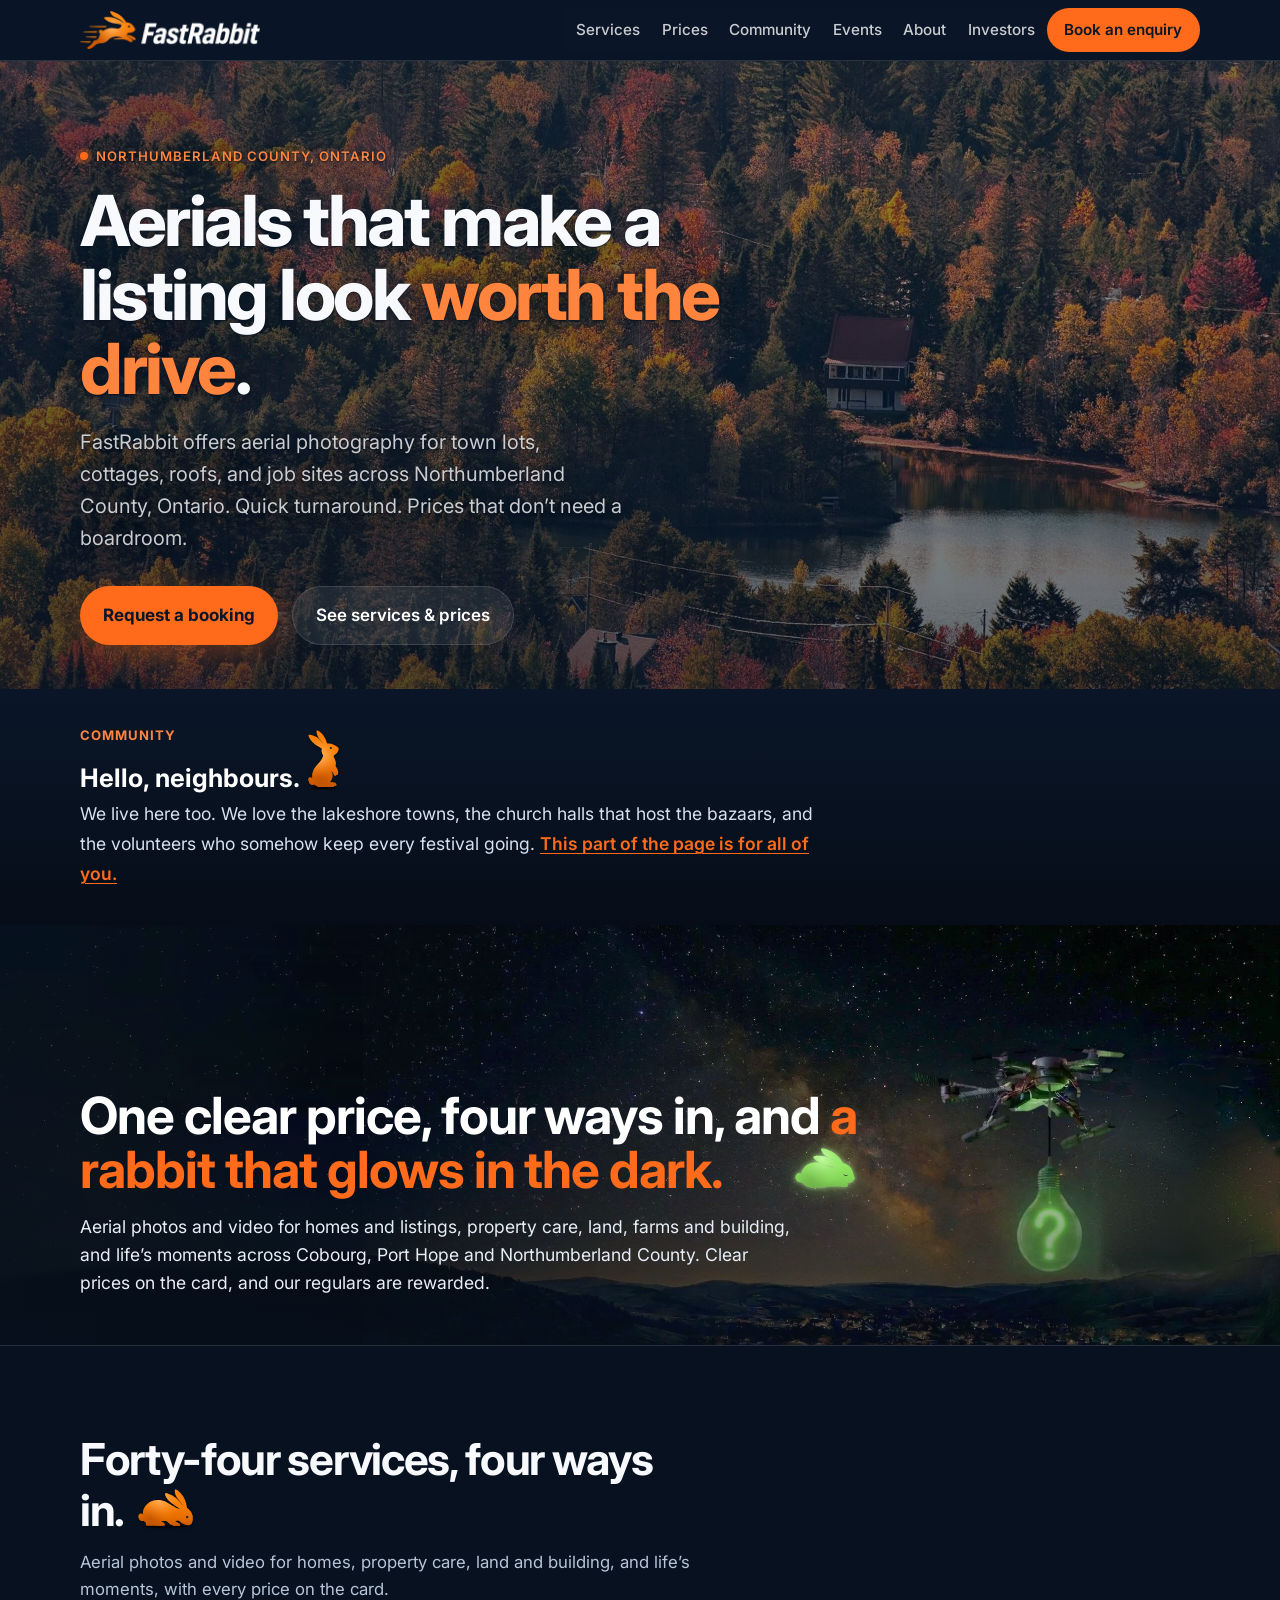
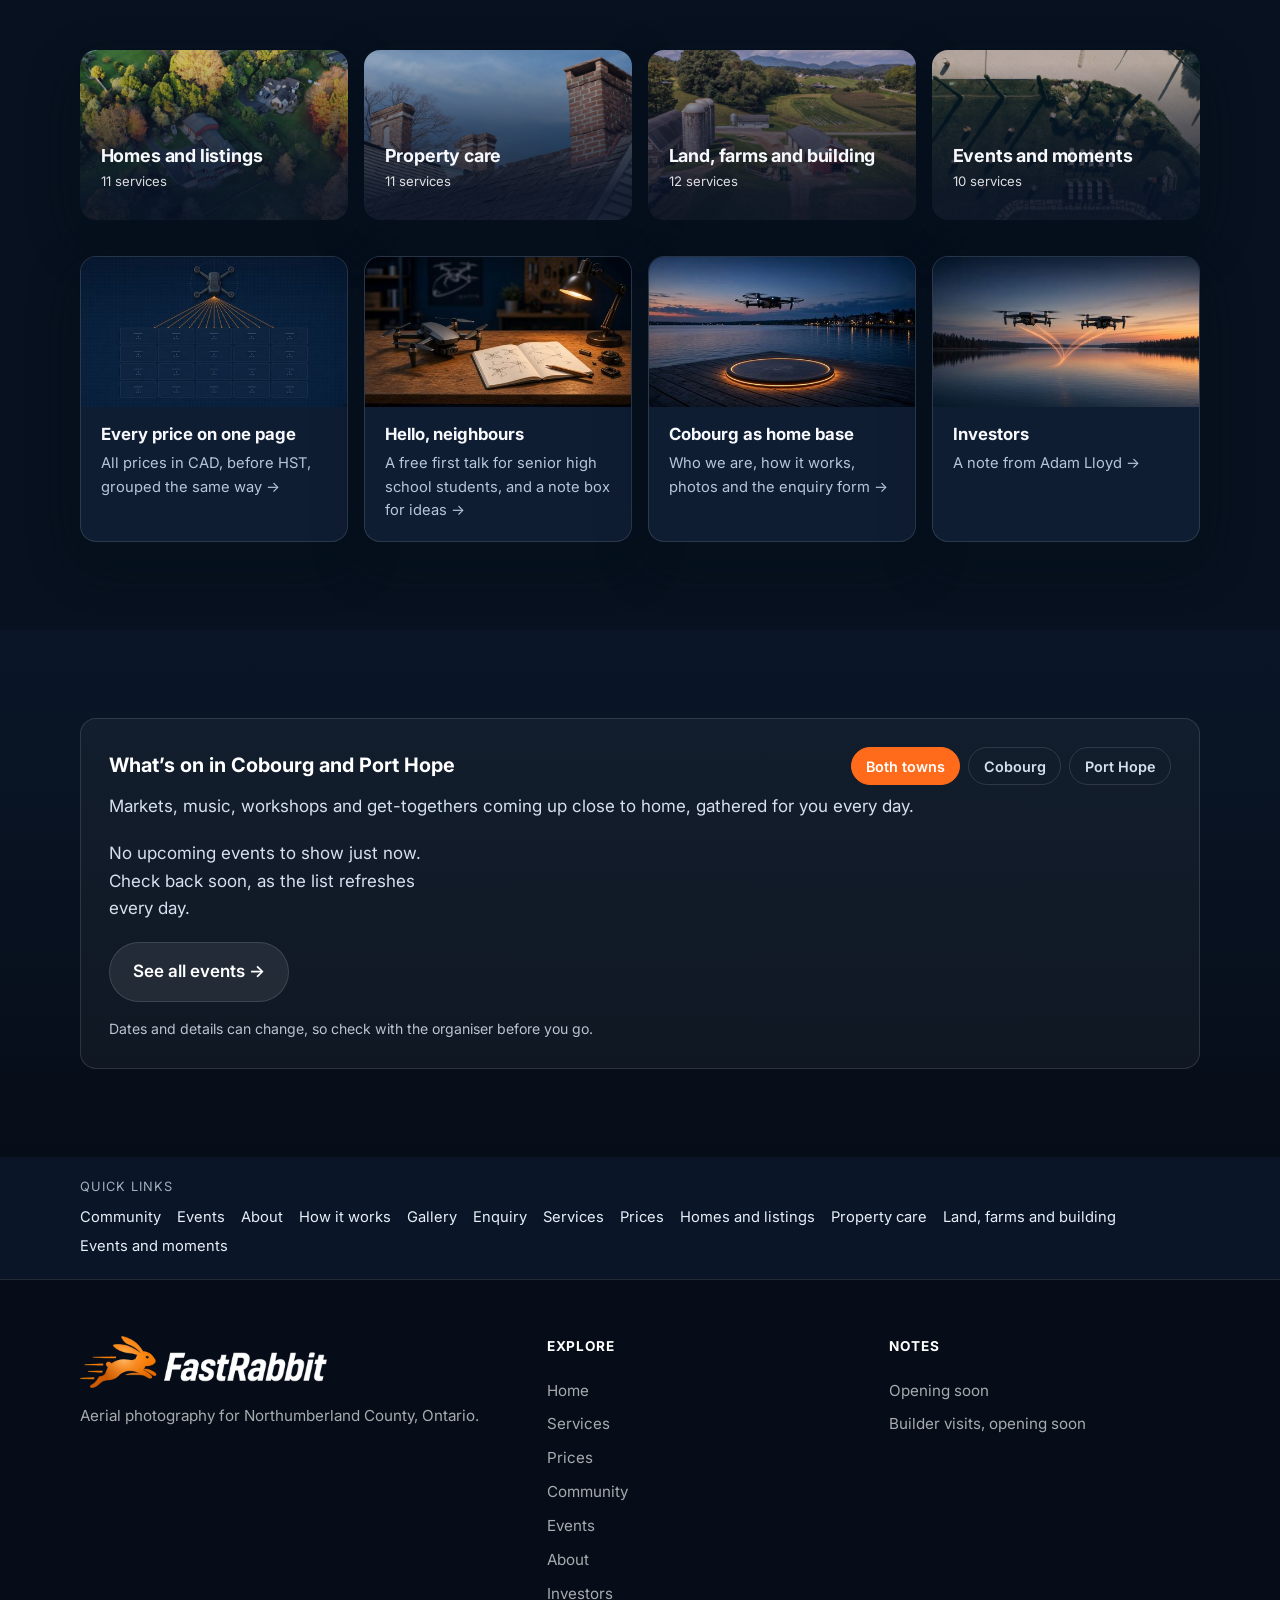
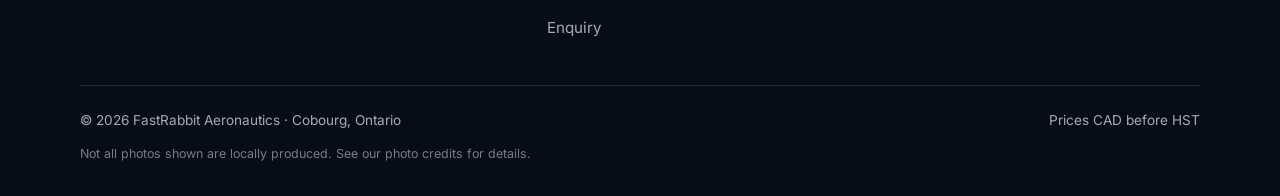
<file: index.html>
<!DOCTYPE html>
<html lang="en-CA">
<head>
  <meta charset="utf-8">
  <meta name="viewport" content="width=device-width, initial-scale=1">
  <title>FastRabbit — Aerial photography for Northumberland County, Ontario</title>
  <meta name="description" content="FastRabbit flies listing aerials, roof photo sets, and builder progress visits in Northumberland County, Ontario. Opening soon.">
  <meta name="robots" content="noindex, nofollow">
  <link rel="preconnect" href="https://fonts.googleapis.com">
  <link rel="preconnect" href="https://fonts.gstatic.com" crossorigin>
  <link href="https://fonts.googleapis.com/css2?family=Inter:wght@400;500;600;700;800&display=swap" rel="stylesheet">
  <link rel="stylesheet" href="assets/css/styles.css">
  <link rel="stylesheet" href="assets/css/split.css">
  <script>(function(){var m={"community":"community.html","local-events":"events.html","about":"about.html","how-it-works":"about.html#how-it-works","gallery":"about.html#gallery","book":"about.html#book","services-preview":"services.html","price-card":"prices.html","g-homes":"services.html#grp-homes","g-care":"services.html#grp-care","g-land":"services.html#grp-land","g-events":"services.html#grp-events","about-heading":"about.html","book-heading":"about.html#book","booking-form":"about.html#book","community-heading":"community.html","community-form":"community.html","gallery-heading":"about.html#gallery","how-heading":"about.html#how-it-works","services-heading":"services.html","clever-band-h":"services.html#clever-request","events-more":"events.html","name":"about.html#book","email":"about.html#book","phone":"about.html#book","service":"about.html#book","address":"about.html#book","message":"about.html#book","form-status":"about.html#book","c-name":"community.html","c-email":"community.html","c-message":"community.html","g-homes-h":"services.html#grp-homes","g-care-h":"services.html#grp-care","g-land-h":"services.html#grp-land","g-events-h":"services.html#grp-events"};var h=decodeURIComponent(location.hash.slice(1));if(m[h])location.replace(m[h]);})();</script>
  <!-- Favicon: a crop of the rabbit mark from the banner logo, not a redraw. -->
  <link rel="icon" href="favicon.ico" sizes="any">
  <link rel="icon" href="assets/img/favicon-32.png" type="image/png" sizes="32x32">
  <link rel="apple-touch-icon" href="assets/img/apple-touch-icon.png" sizes="180x180">
</head>
<body>
  <a class="skip-link" href="#main">Skip to content</a>

  <header class="site-header">
    <div class="container nav">
                  <a class="logo" href="index.html" aria-label="FastRabbit home">
        <img class="logo-banner" src="assets/img/logo-shaded.png" srcset="assets/img/logo-shaded.png 1x, assets/img/logo-shaded@2x.png 2x" width="220" height="45" alt="FastRabbit">
      </a>
      <button class="nav-toggle" type="button" aria-expanded="false" aria-controls="primary-nav" aria-label="Menu">Menu</button>
      <nav id="primary-nav" class="nav-links" aria-label="Primary">
        <a href="services.html">Services</a>
        <a href="prices.html">Prices</a>
        <a href="community.html">Community</a>
        <a href="events.html">Events</a>
        <a href="about.html">About</a>
        <a href="investors.html">Investors</a>
        <a class="nav-cta" href="about.html#book">Book an enquiry</a>
      </nav>
    </div>
  </header>

  <main id="main">
    <!-- HERO -->
    <section class="hero" aria-label="Introduction">
      <div class="hero-art" aria-hidden="true">
        <img src="assets/img/hero-autumn-lake-enhanced.jpg" alt="Sunny aerial view of a lake cottage tucked into blazing autumn maples and pines." width="1920" height="1080">
      </div>
      <div class="container hero-content">
        <p class="eyebrow">Northumberland County, Ontario</p>
        <h1>Aerials that make a listing look <span>worth the drive</span>.</h1>
        <p class="hero-lead">
          FastRabbit offers aerial photography for town lots, cottages, roofs, and job sites across Northumberland County, Ontario. Quick turnaround. Prices that don’t need a boardroom.
        </p>
      <svg class="hero-drone" viewBox="0 0 420 280" fill="none" xmlns="http://www.w3.org/2000/svg" aria-hidden="true" focusable="false">
        <ellipse cx="210" cy="250" rx="90" ry="10" fill="rgba(0,0,0,0.4)"/>
        <rect x="175" y="118" width="70" height="36" rx="10" fill="#142844" stroke="#e8eef7" stroke-width="2"/>
        <circle cx="210" cy="136" r="10" fill="#ff6b1a"/>
        <path d="M120 90h70M230 90h70" stroke="rgba(232,238,247,0.55)" stroke-width="2"/>
        <circle cx="100" cy="90" r="28" stroke="#ff853f" stroke-width="3" fill="rgba(255,133,63,0.12)"/>
        <circle cx="320" cy="90" r="28" stroke="#ff853f" stroke-width="3" fill="rgba(255,133,63,0.12)"/>
        <circle cx="100" cy="180" r="28" stroke="#ff853f" stroke-width="3" fill="rgba(255,133,63,0.12)"/>
        <circle cx="320" cy="180" r="28" stroke="#ff853f" stroke-width="3" fill="rgba(255,133,63,0.12)"/>
        <path d="M128 110l50 20M292 110l-50 20M128 160l50-16M292 160l-50-16" stroke="#e8eef7" stroke-width="4" stroke-linecap="round"/>
        <rect x="198" y="154" width="24" height="18" rx="4" fill="#0a1628" stroke="#b8c5d8" stroke-width="1.5"/>
      </svg>
        <div class="hero-actions">
          <a class="btn btn-primary" href="about.html#book">Request a booking</a>
          <a class="btn btn-ghost" href="services.html">See services &amp; prices</a>
        </div>
      </div>
    </section>

    <!-- HOME COMMUNITY INTRO -->
    <section class="section section-dark community home-community" aria-labelledby="home-community-heading">
      <div class="container">
        <div class="community-intro">
          <p class="section-kicker">Community</p>
          <h2 id="home-community-heading">Hello, <span class="rq-nowrap">neighbours.<span class="rabbit-quiet rabbit-inline rabbit-sniff" aria-hidden="true"><svg class="rq rq-sniff" viewBox="0 0 450 878" width="450" height="878" aria-hidden="true" focusable="false"><defs><radialGradient id="rq-hl-sniff" gradientUnits="userSpaceOnUse" cx="4557" cy="5781" r="3288"><stop offset="0" stop-color="#FFC27A" stop-opacity="0.92"/><stop offset="0.5" stop-color="#FFA347" stop-opacity="0.45"/><stop offset="1" stop-color="#FB7E02" stop-opacity="0"/></radialGradient><linearGradient id="rq-belly-sniff" gradientUnits="userSpaceOnUse" x1="0" y1="6028" x2="0" y2="1260"><stop offset="0" stop-color="#C85400" stop-opacity="0"/><stop offset="0.6" stop-color="#C85400" stop-opacity="0.38"/><stop offset="1" stop-color="#B34700" stop-opacity="0.68"/></linearGradient><radialGradient id="rq-haunch-sniff" gradientUnits="userSpaceOnUse" cx="4732" cy="2575" r="2795"><stop offset="0" stop-color="#B34700" stop-opacity="0.6"/><stop offset="1" stop-color="#B34700" stop-opacity="0"/></radialGradient><filter id="rq-soft-sniff" x="-30%" y="-300%" width="160%" height="700%"><feGaussianBlur stdDeviation="9"/></filter><clipPath id="rq-c-rest-sniff" clipPathUnits="userSpaceOnUse"><path clip-rule="evenodd" fill-rule="evenodd" d="M-108 -330 H1142 V1304 H-108 Z M296 68 L580 68 L582 284 L468 287 L296 199 Z M479 289 L740 245 L745 478 L563 468 L500 417 Z M287 694 L343 694 L348 796 L287 796 Z"/></clipPath><clipPath id="rq-c-ears-sniff" clipPathUnits="userSpaceOnUse"><path d="M285 60 L590 60 L592 292 L470 295 L285 200 Z"/></clipPath><clipPath id="rq-c-head-sniff" clipPathUnits="userSpaceOnUse"><path d="M470 282 L750 235 L755 485 L560 475 L492 420 Z"/></clipPath><clipPath id="rq-c-tail-sniff" clipPathUnits="userSpaceOnUse"><path d="M285 690 L345 690 L350 800 L285 800 Z"/></clipPath><g id="rq-b-sniff" transform="translate(0.000000,1024.000000) scale(0.100000,-0.100000)"><path d="M4207 9460 c-40 -32 -50 -79 -44 -204 10 -194 75 -415 192 -651 92 -186 168 -291 333 -467 198 -210 462 -544 462 -585 0 -26 -31 2 -112 100 -321 393 -631 695 -885 863 -442 292 -1031 443 -1137 292 -86 -123 197 -650 542 -1010 216 -225 446 -392 887 -645 221 -127 300 -174 478 -287 27 -17 30 -44 12 -116 -63 -263 -14 -541 136 -769 60 -90 65 -157 25 -301 -93 -337 -260 -587 -721 -1080 -462 -494 -626 -744 -750 -1140 -72 -232 -107 -610 -76 -826 12 -85 4 -89 -85 -45 -33 16 -83 36 -111 45 -188 57 -174 56 -208 12 -15 -19 -39 -38 -55 -41 -120 -26 -145 -312 -46 -521 22 -47 31 -76 25 -85 -45 -71 125 -277 295 -359 149 -71 321 -82 440 -27 80 37 78 37 170 -51 78 -75 199 -149 268 -166 14 -3 40 -23 57 -45 80 -101 100 -102 1296 -99 904 3 993 4 1027 20 42 19 78 69 78 110 0 49 21 58 136 58 158 0 204 28 204 122 0 107 -86 250 -192 319 -123 79 -291 105 -553 86 -248 -19 -245 -20 -155 78 389 430 457 1065 161 1500 -23 32 -27 55 -11 55 18 0 161 -143 205 -205 52 -73 94 -155 129 -252 50 -141 100 -212 171 -244 89 -41 163 -10 211 87 31 64 44 72 76 50 34 -24 94 -21 123 8 115 115 128 439 26 702 -35 92 -134 268 -240 428 -85 129 -88 138 -68 219 82 333 40 601 -160 1020 -166 348 -163 386 35 523 393 271 566 529 565 840 -1 118 -19 171 -77 222 -38 33 -287 203 -469 320 -323 206 -594 270 -960 225 -91 -11 -141 -13 -148 -6 -5 5 -27 68 -49 140 -202 670 -550 1234 -971 1572 -226 182 -414 264 -482 211z" fill="#FB7E02"/><path d="M4207 9460 c-40 -32 -50 -79 -44 -204 10 -194 75 -415 192 -651 92 -186 168 -291 333 -467 198 -210 462 -544 462 -585 0 -26 -31 2 -112 100 -321 393 -631 695 -885 863 -442 292 -1031 443 -1137 292 -86 -123 197 -650 542 -1010 216 -225 446 -392 887 -645 221 -127 300 -174 478 -287 27 -17 30 -44 12 -116 -63 -263 -14 -541 136 -769 60 -90 65 -157 25 -301 -93 -337 -260 -587 -721 -1080 -462 -494 -626 -744 -750 -1140 -72 -232 -107 -610 -76 -826 12 -85 4 -89 -85 -45 -33 16 -83 36 -111 45 -188 57 -174 56 -208 12 -15 -19 -39 -38 -55 -41 -120 -26 -145 -312 -46 -521 22 -47 31 -76 25 -85 -45 -71 125 -277 295 -359 149 -71 321 -82 440 -27 80 37 78 37 170 -51 78 -75 199 -149 268 -166 14 -3 40 -23 57 -45 80 -101 100 -102 1296 -99 904 3 993 4 1027 20 42 19 78 69 78 110 0 49 21 58 136 58 158 0 204 28 204 122 0 107 -86 250 -192 319 -123 79 -291 105 -553 86 -248 -19 -245 -20 -155 78 389 430 457 1065 161 1500 -23 32 -27 55 -11 55 18 0 161 -143 205 -205 52 -73 94 -155 129 -252 50 -141 100 -212 171 -244 89 -41 163 -10 211 87 31 64 44 72 76 50 34 -24 94 -21 123 8 115 115 128 439 26 702 -35 92 -134 268 -240 428 -85 129 -88 138 -68 219 82 333 40 601 -160 1020 -166 348 -163 386 35 523 393 271 566 529 565 840 -1 118 -19 171 -77 222 -38 33 -287 203 -469 320 -323 206 -594 270 -960 225 -91 -11 -141 -13 -148 -6 -5 5 -27 68 -49 140 -202 670 -550 1234 -971 1572 -226 182 -414 264 -482 211z" fill="url(#rq-belly-sniff)"/><path d="M4207 9460 c-40 -32 -50 -79 -44 -204 10 -194 75 -415 192 -651 92 -186 168 -291 333 -467 198 -210 462 -544 462 -585 0 -26 -31 2 -112 100 -321 393 -631 695 -885 863 -442 292 -1031 443 -1137 292 -86 -123 197 -650 542 -1010 216 -225 446 -392 887 -645 221 -127 300 -174 478 -287 27 -17 30 -44 12 -116 -63 -263 -14 -541 136 -769 60 -90 65 -157 25 -301 -93 -337 -260 -587 -721 -1080 -462 -494 -626 -744 -750 -1140 -72 -232 -107 -610 -76 -826 12 -85 4 -89 -85 -45 -33 16 -83 36 -111 45 -188 57 -174 56 -208 12 -15 -19 -39 -38 -55 -41 -120 -26 -145 -312 -46 -521 22 -47 31 -76 25 -85 -45 -71 125 -277 295 -359 149 -71 321 -82 440 -27 80 37 78 37 170 -51 78 -75 199 -149 268 -166 14 -3 40 -23 57 -45 80 -101 100 -102 1296 -99 904 3 993 4 1027 20 42 19 78 69 78 110 0 49 21 58 136 58 158 0 204 28 204 122 0 107 -86 250 -192 319 -123 79 -291 105 -553 86 -248 -19 -245 -20 -155 78 389 430 457 1065 161 1500 -23 32 -27 55 -11 55 18 0 161 -143 205 -205 52 -73 94 -155 129 -252 50 -141 100 -212 171 -244 89 -41 163 -10 211 87 31 64 44 72 76 50 34 -24 94 -21 123 8 115 115 128 439 26 702 -35 92 -134 268 -240 428 -85 129 -88 138 -68 219 82 333 40 601 -160 1020 -166 348 -163 386 35 523 393 271 566 529 565 840 -1 118 -19 171 -77 222 -38 33 -287 203 -469 320 -323 206 -594 270 -960 225 -91 -11 -141 -13 -148 -6 -5 5 -27 68 -49 140 -202 670 -550 1234 -971 1572 -226 182 -414 264 -482 211z" fill="url(#rq-haunch-sniff)"/><path d="M4207 9460 c-40 -32 -50 -79 -44 -204 10 -194 75 -415 192 -651 92 -186 168 -291 333 -467 198 -210 462 -544 462 -585 0 -26 -31 2 -112 100 -321 393 -631 695 -885 863 -442 292 -1031 443 -1137 292 -86 -123 197 -650 542 -1010 216 -225 446 -392 887 -645 221 -127 300 -174 478 -287 27 -17 30 -44 12 -116 -63 -263 -14 -541 136 -769 60 -90 65 -157 25 -301 -93 -337 -260 -587 -721 -1080 -462 -494 -626 -744 -750 -1140 -72 -232 -107 -610 -76 -826 12 -85 4 -89 -85 -45 -33 16 -83 36 -111 45 -188 57 -174 56 -208 12 -15 -19 -39 -38 -55 -41 -120 -26 -145 -312 -46 -521 22 -47 31 -76 25 -85 -45 -71 125 -277 295 -359 149 -71 321 -82 440 -27 80 37 78 37 170 -51 78 -75 199 -149 268 -166 14 -3 40 -23 57 -45 80 -101 100 -102 1296 -99 904 3 993 4 1027 20 42 19 78 69 78 110 0 49 21 58 136 58 158 0 204 28 204 122 0 107 -86 250 -192 319 -123 79 -291 105 -553 86 -248 -19 -245 -20 -155 78 389 430 457 1065 161 1500 -23 32 -27 55 -11 55 18 0 161 -143 205 -205 52 -73 94 -155 129 -252 50 -141 100 -212 171 -244 89 -41 163 -10 211 87 31 64 44 72 76 50 34 -24 94 -21 123 8 115 115 128 439 26 702 -35 92 -134 268 -240 428 -85 129 -88 138 -68 219 82 333 40 601 -160 1020 -166 348 -163 386 35 523 393 271 566 529 565 840 -1 118 -19 171 -77 222 -38 33 -287 203 -469 320 -323 206 -594 270 -960 225 -91 -11 -141 -13 -148 -6 -5 5 -27 68 -49 140 -202 670 -550 1234 -971 1572 -226 182 -414 264 -482 211z" fill="url(#rq-hl-sniff)"/></g></defs><ellipse class="rq-shadow" cx="225" cy="838" rx="184" ry="26" fill="#000" fill-opacity="0.62" filter="url(#rq-soft-sniff)"/><g class="rq-body"><g transform="translate(-292 -70)"><g clip-path="url(#rq-c-rest-sniff)"><use href="#rq-b-sniff"/></g></g><g class="rq-tail"><g transform="translate(-292 -70)"><g clip-path="url(#rq-c-tail-sniff)"><use href="#rq-b-sniff"/></g></g></g><g class="rq-head"><g transform="translate(-292 -70)"><g clip-path="url(#rq-c-head-sniff)"><use href="#rq-b-sniff"/></g></g><g transform="translate(-292 -70)"><g transform="translate(0.000000,1024.000000) scale(0.100000,-0.100000)" fill="#282828"><path d="M6175 7066 c-158 -69 -114 -306 57 -306 177 0 234 219 78 298 -50 25 -91 27 -135 8z"/></g></g><g class="rq-ears"><g transform="translate(-292 -70)"><g clip-path="url(#rq-c-ears-sniff)"><use href="#rq-b-sniff"/></g></g></g></g></g></svg></span></span></h2>
          <p class="community-lead">
            We live here too. We love the lakeshore towns, the church halls that host the bazaars, and the volunteers who somehow keep every festival going. <a class="all-link" href="events.html">This part of the page is for all of you.</a>
          </p>
        </div>
      </div>
    </section>

    <!-- SERVICES BANNER -->
    <section class="services-banner" aria-labelledby="services-banner-heading">
      <div class="services-banner-bg" role="img" aria-label="A starry night sky over a lit hill town, with a small aircraft on the right carrying a glowing green question-mark bulb."></div>
      <div class="container services-banner-txt">
        <!-- BANNER-COPY-SLOT -->
        <h2 id="services-banner-heading">One clear price, four ways in, and <em>a rabbit that glows in the <span class="rq-nowrap">dark.<span class="rabbit-quiet rabbit-inline rabbit-sleep" aria-hidden="true"><svg class="rq rq-sleep" viewBox="0 0 833 595" width="833" height="595" aria-hidden="true" focusable="false"><defs><radialGradient id="rq-hl-sleep" gradientUnits="userSpaceOnUse" cx="4947" cy="6716" r="3777"><stop offset="0" stop-color="#CDFFAF" stop-opacity="0.88"/><stop offset="0.5" stop-color="#ABEC88" stop-opacity="0.45"/><stop offset="1" stop-color="#91E861" stop-opacity="0"/></radialGradient><linearGradient id="rq-belly-sleep" gradientUnits="userSpaceOnUse" x1="0" y1="5746" x2="0" y2="2620"><stop offset="0" stop-color="#73B94C" stop-opacity="0"/><stop offset="0.6" stop-color="#73B94C" stop-opacity="0.38"/><stop offset="1" stop-color="#67A544" stop-opacity="0.68"/></linearGradient><radialGradient id="rq-haunch-sleep" gradientUnits="userSpaceOnUse" cx="3469" cy="3698" r="2463"><stop offset="0" stop-color="#67A544" stop-opacity="0.6"/><stop offset="1" stop-color="#67A544" stop-opacity="0"/></radialGradient><filter id="rq-soft-sleep" x="-30%" y="-300%" width="160%" height="700%"><feGaussianBlur stdDeviation="9"/></filter><clipPath id="rq-c-rest-sleep" clipPathUnits="userSpaceOnUse"><path clip-rule="evenodd" fill-rule="evenodd" d="M-289 -183 H1344 V1168 H-289 Z M354 200 L578 200 L712 405 L694 470 L638 463 L574 386 L447 308 L359 267 Z M647 440 L763 431 L837 561 L837 696 L693 714 L647 598 Z M107 555 L197 555 L201 700 L107 700 Z"/></clipPath><clipPath id="rq-c-ears-sleep" clipPathUnits="userSpaceOnUse"><path d="M340 190 L580 190 L725 410 L705 480 L645 472 L576 390 L440 306 L345 262 Z"/></clipPath><clipPath id="rq-c-head-sleep" clipPathUnits="userSpaceOnUse"><path d="M640 430 L765 420 L845 560 L845 705 L690 725 L640 600 Z"/></clipPath><clipPath id="rq-c-tail-sleep" clipPathUnits="userSpaceOnUse"><path d="M104 550 L200 550 L205 705 L104 705 Z"/></clipPath><g id="rq-b-sleep" transform="translate(0.000000,1024.000000) scale(0.100000,-0.100000)"><path d="M4823 7991 c-170 -80 -22 -434 326 -782 205 -204 314 -278 603 -408 376 -170 622 -303 883 -477 150 -100 213 -153 165 -139 -14 4 -72 38 -130 75 -441 284 -954 514 -1385 621 -481 120 -1070 153 -1377 79 -381 -93 -298 -327 242 -686 457 -304 926 -482 1905 -723 559 -138 595 -148 595 -177 0 -26 -52 -38 -170 -38 -229 0 -472 75 -1250 386 -759 304 -892 340 -1260 340 -594 0 -1111 -203 -1495 -587 -248 -247 -411 -541 -480 -865 -37 -172 -34 -169 -114 -116 -81 55 -137 69 -249 63 -148 -7 -228 -46 -261 -126 -7 -15 -32 -42 -57 -59 -68 -49 -96 -105 -114 -232 -5 -30 -13 -75 -20 -99 -13 -53 -1 -149 31 -244 118 -348 453 -546 822 -489 38 6 75 8 82 6 8 -3 49 -58 91 -122 221 -331 525 -508 964 -558 171 -19 2033 -22 2135 -2 76 14 128 40 184 91 43 40 43 40 135 31 50 -5 447 -9 881 -9 806 0 816 0 1100 -40 376 -54 527 -59 639 -25 215 67 261 267 102 438 -26 27 -46 54 -46 59 0 6 56 12 133 16 368 17 663 166 852 432 81 112 100 166 100 275 0 94 -1 96 -49 190 -68 132 -95 208 -111 314 -98 645 -406 1106 -925 1385 -133 71 -327 138 -455 156 -72 10 -76 14 -143 132 -328 585 -813 1080 -1406 1436 -516 310 -1294 563 -1473 478z" fill="#91E861"/><path d="M4823 7991 c-170 -80 -22 -434 326 -782 205 -204 314 -278 603 -408 376 -170 622 -303 883 -477 150 -100 213 -153 165 -139 -14 4 -72 38 -130 75 -441 284 -954 514 -1385 621 -481 120 -1070 153 -1377 79 -381 -93 -298 -327 242 -686 457 -304 926 -482 1905 -723 559 -138 595 -148 595 -177 0 -26 -52 -38 -170 -38 -229 0 -472 75 -1250 386 -759 304 -892 340 -1260 340 -594 0 -1111 -203 -1495 -587 -248 -247 -411 -541 -480 -865 -37 -172 -34 -169 -114 -116 -81 55 -137 69 -249 63 -148 -7 -228 -46 -261 -126 -7 -15 -32 -42 -57 -59 -68 -49 -96 -105 -114 -232 -5 -30 -13 -75 -20 -99 -13 -53 -1 -149 31 -244 118 -348 453 -546 822 -489 38 6 75 8 82 6 8 -3 49 -58 91 -122 221 -331 525 -508 964 -558 171 -19 2033 -22 2135 -2 76 14 128 40 184 91 43 40 43 40 135 31 50 -5 447 -9 881 -9 806 0 816 0 1100 -40 376 -54 527 -59 639 -25 215 67 261 267 102 438 -26 27 -46 54 -46 59 0 6 56 12 133 16 368 17 663 166 852 432 81 112 100 166 100 275 0 94 -1 96 -49 190 -68 132 -95 208 -111 314 -98 645 -406 1106 -925 1385 -133 71 -327 138 -455 156 -72 10 -76 14 -143 132 -328 585 -813 1080 -1406 1436 -516 310 -1294 563 -1473 478z" fill="url(#rq-belly-sleep)"/><path d="M4823 7991 c-170 -80 -22 -434 326 -782 205 -204 314 -278 603 -408 376 -170 622 -303 883 -477 150 -100 213 -153 165 -139 -14 4 -72 38 -130 75 -441 284 -954 514 -1385 621 -481 120 -1070 153 -1377 79 -381 -93 -298 -327 242 -686 457 -304 926 -482 1905 -723 559 -138 595 -148 595 -177 0 -26 -52 -38 -170 -38 -229 0 -472 75 -1250 386 -759 304 -892 340 -1260 340 -594 0 -1111 -203 -1495 -587 -248 -247 -411 -541 -480 -865 -37 -172 -34 -169 -114 -116 -81 55 -137 69 -249 63 -148 -7 -228 -46 -261 -126 -7 -15 -32 -42 -57 -59 -68 -49 -96 -105 -114 -232 -5 -30 -13 -75 -20 -99 -13 -53 -1 -149 31 -244 118 -348 453 -546 822 -489 38 6 75 8 82 6 8 -3 49 -58 91 -122 221 -331 525 -508 964 -558 171 -19 2033 -22 2135 -2 76 14 128 40 184 91 43 40 43 40 135 31 50 -5 447 -9 881 -9 806 0 816 0 1100 -40 376 -54 527 -59 639 -25 215 67 261 267 102 438 -26 27 -46 54 -46 59 0 6 56 12 133 16 368 17 663 166 852 432 81 112 100 166 100 275 0 94 -1 96 -49 190 -68 132 -95 208 -111 314 -98 645 -406 1106 -925 1385 -133 71 -327 138 -455 156 -72 10 -76 14 -143 132 -328 585 -813 1080 -1406 1436 -516 310 -1294 563 -1473 478z" fill="url(#rq-haunch-sleep)"/><path d="M4823 7991 c-170 -80 -22 -434 326 -782 205 -204 314 -278 603 -408 376 -170 622 -303 883 -477 150 -100 213 -153 165 -139 -14 4 -72 38 -130 75 -441 284 -954 514 -1385 621 -481 120 -1070 153 -1377 79 -381 -93 -298 -327 242 -686 457 -304 926 -482 1905 -723 559 -138 595 -148 595 -177 0 -26 -52 -38 -170 -38 -229 0 -472 75 -1250 386 -759 304 -892 340 -1260 340 -594 0 -1111 -203 -1495 -587 -248 -247 -411 -541 -480 -865 -37 -172 -34 -169 -114 -116 -81 55 -137 69 -249 63 -148 -7 -228 -46 -261 -126 -7 -15 -32 -42 -57 -59 -68 -49 -96 -105 -114 -232 -5 -30 -13 -75 -20 -99 -13 -53 -1 -149 31 -244 118 -348 453 -546 822 -489 38 6 75 8 82 6 8 -3 49 -58 91 -122 221 -331 525 -508 964 -558 171 -19 2033 -22 2135 -2 76 14 128 40 184 91 43 40 43 40 135 31 50 -5 447 -9 881 -9 806 0 816 0 1100 -40 376 -54 527 -59 639 -25 215 67 261 267 102 438 -26 27 -46 54 -46 59 0 6 56 12 133 16 368 17 663 166 852 432 81 112 100 166 100 275 0 94 -1 96 -49 190 -68 132 -95 208 -111 314 -98 645 -406 1106 -925 1385 -133 71 -327 138 -455 156 -72 10 -76 14 -143 132 -328 585 -813 1080 -1406 1436 -516 310 -1294 563 -1473 478z" fill="url(#rq-hl-sleep)"/></g></defs><ellipse class="rq-shadow" cx="416" cy="555" rx="345" ry="26" fill="#000" fill-opacity="0.62" filter="url(#rq-soft-sleep)"/><g class="rq-body"><g transform="translate(-111 -217)"><g clip-path="url(#rq-c-rest-sleep)"><use href="#rq-b-sleep"/></g></g><g class="rq-tail"><g transform="translate(-111 -217)"><g clip-path="url(#rq-c-tail-sleep)"><use href="#rq-b-sleep"/></g></g></g><g class="rq-head"><g transform="translate(-111 -217)"><g clip-path="url(#rq-c-head-sleep)"><use href="#rq-b-sleep"/></g></g><g transform="translate(-111 -217)"><g transform="translate(0.000000,1024.000000) scale(0.100000,-0.100000)" fill="#282828"><path d="M7844 4456 c-18 -47 91 -183 179 -224 143 -67 327 -41 411 59 50 59 28 82 -38 41 -143 -91 -314 -63 -455 73 -69 66 -87 76 -97 51z"/></g></g><g class="rq-ears"><g transform="translate(-111 -217)"><g clip-path="url(#rq-c-ears-sleep)"><use href="#rq-b-sleep"/></g></g></g></g></g></svg></span></span></em></h2>
        <p>Aerial photos and video for homes and listings, property care, land, farms and building, and life’s moments across Cobourg, Port Hope and Northumberland County. Clear prices on the card, and our regulars are rewarded.</p>
        <!-- /BANNER-COPY-SLOT -->
      </div>
    </section>

    <!-- HOME HIGHLIGHTS -->
    <section class="section section-alt home-highlights" aria-labelledby="highlights-heading">
      <div class="container">
        <div class="section-head">
          <h2 id="highlights-heading">Forty-four services, four ways <span class="rq-nowrap">in.<span class="rabbit-quiet rabbit-inline rabbit-graze" aria-hidden="true"><svg class="rq rq-graze" viewBox="0 0 810 590" width="810" height="590" aria-hidden="true" focusable="false"><defs><radialGradient id="rq-hl-graze" gradientUnits="userSpaceOnUse" cx="4432" cy="6765" r="3511"><stop offset="0" stop-color="#FFC27A" stop-opacity="0.92"/><stop offset="0.5" stop-color="#FFA347" stop-opacity="0.45"/><stop offset="1" stop-color="#FB7E02" stop-opacity="0"/></radialGradient><linearGradient id="rq-belly-graze" gradientUnits="userSpaceOnUse" x1="0" y1="5697" x2="0" y2="2600"><stop offset="0" stop-color="#C85400" stop-opacity="0"/><stop offset="0.6" stop-color="#C85400" stop-opacity="0.38"/><stop offset="1" stop-color="#B34700" stop-opacity="0.68"/></linearGradient><radialGradient id="rq-haunch-graze" gradientUnits="userSpaceOnUse" cx="2996" cy="3668" r="2394"><stop offset="0" stop-color="#B34700" stop-opacity="0.6"/><stop offset="1" stop-color="#B34700" stop-opacity="0"/></radialGradient><filter id="rq-soft-graze" x="-30%" y="-300%" width="160%" height="700%"><feGaussianBlur stdDeviation="9"/></filter><clipPath id="rq-c-rest-graze" clipPathUnits="userSpaceOnUse"><path clip-rule="evenodd" fill-rule="evenodd" d="M-282 -176 H1328 V1170 H-282 Z M530 164 L790 164 L781 513 L702 519 L667 445 L604 370 L547 268 Z M652 476 L787 480 L922 564 L922 773 L610 773 L587 638 Z M113 575 L183 575 L192 695 L113 695 Z"/></clipPath><clipPath id="rq-c-ears-graze" clipPathUnits="userSpaceOnUse"><path d="M520 150 L800 150 L790 525 L705 532 L668 452 L600 372 L538 262 Z"/></clipPath><clipPath id="rq-c-head-graze" clipPathUnits="userSpaceOnUse"><path d="M645 465 L790 470 L935 560 L935 785 L600 785 L575 640 Z"/></clipPath><clipPath id="rq-c-tail-graze" clipPathUnits="userSpaceOnUse"><path d="M110 570 L185 570 L195 700 L110 700 Z"/></clipPath><g id="rq-b-graze" transform="translate(0.000000,1024.000000) scale(0.100000,-0.100000)"><path d="M6647 7920 c-39 -31 -50 -80 -49 -219 2 -300 118 -654 309 -941 72 -108 196 -266 373 -475 165 -195 334 -423 422 -570 74 -123 55 -139 -25 -20 -525 778 -1334 1407 -2077 1613 -210 58 -349 64 -396 17 -96 -96 83 -522 367 -874 263 -327 526 -538 1304 -1046 256 -168 475 -334 475 -361 0 -20 -15 -25 -46 -15 -16 5 -63 19 -104 31 -246 74 -742 335 -1186 625 -618 404 -1072 599 -1533 660 -321 42 -683 22 -971 -54 -922 -243 -1581 -1001 -1617 -1859 -7 -167 -10 -172 -80 -114 -137 116 -299 113 -427 -8 -164 -155 -186 -436 -54 -693 127 -248 415 -394 653 -332 81 22 94 16 158 -67 55 -73 158 -165 210 -189 37 -17 41 -38 16 -95 -34 -76 -37 -179 -7 -224 36 -54 113 -87 233 -99 59 -6 579 -11 1265 -13 1280 -3 1202 -7 1244 54 30 42 21 140 -19 223 -77 161 -234 253 -485 284 -125 16 -110 40 50 79 277 68 641 78 765 22 22 -9 103 -78 180 -151 227 -217 382 -334 550 -418 193 -96 259 -105 760 -99 434 5 455 11 455 118 0 133 -122 240 -500 433 -178 91 -194 108 -135 132 49 21 226 62 300 70 33 3 72 8 87 11 22 4 42 -9 130 -87 614 -544 1280 -749 1673 -514 176 106 221 209 297 690 22 145 17 520 -10 650 -74 354 -240 650 -484 864 -79 68 -273 201 -294 201 -27 0 -42 47 -54 175 -75 800 -424 1551 -995 2143 -332 345 -625 522 -728 442z" fill="#FB7E02"/><path d="M6647 7920 c-39 -31 -50 -80 -49 -219 2 -300 118 -654 309 -941 72 -108 196 -266 373 -475 165 -195 334 -423 422 -570 74 -123 55 -139 -25 -20 -525 778 -1334 1407 -2077 1613 -210 58 -349 64 -396 17 -96 -96 83 -522 367 -874 263 -327 526 -538 1304 -1046 256 -168 475 -334 475 -361 0 -20 -15 -25 -46 -15 -16 5 -63 19 -104 31 -246 74 -742 335 -1186 625 -618 404 -1072 599 -1533 660 -321 42 -683 22 -971 -54 -922 -243 -1581 -1001 -1617 -1859 -7 -167 -10 -172 -80 -114 -137 116 -299 113 -427 -8 -164 -155 -186 -436 -54 -693 127 -248 415 -394 653 -332 81 22 94 16 158 -67 55 -73 158 -165 210 -189 37 -17 41 -38 16 -95 -34 -76 -37 -179 -7 -224 36 -54 113 -87 233 -99 59 -6 579 -11 1265 -13 1280 -3 1202 -7 1244 54 30 42 21 140 -19 223 -77 161 -234 253 -485 284 -125 16 -110 40 50 79 277 68 641 78 765 22 22 -9 103 -78 180 -151 227 -217 382 -334 550 -418 193 -96 259 -105 760 -99 434 5 455 11 455 118 0 133 -122 240 -500 433 -178 91 -194 108 -135 132 49 21 226 62 300 70 33 3 72 8 87 11 22 4 42 -9 130 -87 614 -544 1280 -749 1673 -514 176 106 221 209 297 690 22 145 17 520 -10 650 -74 354 -240 650 -484 864 -79 68 -273 201 -294 201 -27 0 -42 47 -54 175 -75 800 -424 1551 -995 2143 -332 345 -625 522 -728 442z" fill="url(#rq-belly-graze)"/><path d="M6647 7920 c-39 -31 -50 -80 -49 -219 2 -300 118 -654 309 -941 72 -108 196 -266 373 -475 165 -195 334 -423 422 -570 74 -123 55 -139 -25 -20 -525 778 -1334 1407 -2077 1613 -210 58 -349 64 -396 17 -96 -96 83 -522 367 -874 263 -327 526 -538 1304 -1046 256 -168 475 -334 475 -361 0 -20 -15 -25 -46 -15 -16 5 -63 19 -104 31 -246 74 -742 335 -1186 625 -618 404 -1072 599 -1533 660 -321 42 -683 22 -971 -54 -922 -243 -1581 -1001 -1617 -1859 -7 -167 -10 -172 -80 -114 -137 116 -299 113 -427 -8 -164 -155 -186 -436 -54 -693 127 -248 415 -394 653 -332 81 22 94 16 158 -67 55 -73 158 -165 210 -189 37 -17 41 -38 16 -95 -34 -76 -37 -179 -7 -224 36 -54 113 -87 233 -99 59 -6 579 -11 1265 -13 1280 -3 1202 -7 1244 54 30 42 21 140 -19 223 -77 161 -234 253 -485 284 -125 16 -110 40 50 79 277 68 641 78 765 22 22 -9 103 -78 180 -151 227 -217 382 -334 550 -418 193 -96 259 -105 760 -99 434 5 455 11 455 118 0 133 -122 240 -500 433 -178 91 -194 108 -135 132 49 21 226 62 300 70 33 3 72 8 87 11 22 4 42 -9 130 -87 614 -544 1280 -749 1673 -514 176 106 221 209 297 690 22 145 17 520 -10 650 -74 354 -240 650 -484 864 -79 68 -273 201 -294 201 -27 0 -42 47 -54 175 -75 800 -424 1551 -995 2143 -332 345 -625 522 -728 442z" fill="url(#rq-haunch-graze)"/><path d="M6647 7920 c-39 -31 -50 -80 -49 -219 2 -300 118 -654 309 -941 72 -108 196 -266 373 -475 165 -195 334 -423 422 -570 74 -123 55 -139 -25 -20 -525 778 -1334 1407 -2077 1613 -210 58 -349 64 -396 17 -96 -96 83 -522 367 -874 263 -327 526 -538 1304 -1046 256 -168 475 -334 475 -361 0 -20 -15 -25 -46 -15 -16 5 -63 19 -104 31 -246 74 -742 335 -1186 625 -618 404 -1072 599 -1533 660 -321 42 -683 22 -971 -54 -922 -243 -1581 -1001 -1617 -1859 -7 -167 -10 -172 -80 -114 -137 116 -299 113 -427 -8 -164 -155 -186 -436 -54 -693 127 -248 415 -394 653 -332 81 22 94 16 158 -67 55 -73 158 -165 210 -189 37 -17 41 -38 16 -95 -34 -76 -37 -179 -7 -224 36 -54 113 -87 233 -99 59 -6 579 -11 1265 -13 1280 -3 1202 -7 1244 54 30 42 21 140 -19 223 -77 161 -234 253 -485 284 -125 16 -110 40 50 79 277 68 641 78 765 22 22 -9 103 -78 180 -151 227 -217 382 -334 550 -418 193 -96 259 -105 760 -99 434 5 455 11 455 118 0 133 -122 240 -500 433 -178 91 -194 108 -135 132 49 21 226 62 300 70 33 3 72 8 87 11 22 4 42 -9 130 -87 614 -544 1280 -749 1673 -514 176 106 221 209 297 690 22 145 17 520 -10 650 -74 354 -240 650 -484 864 -79 68 -273 201 -294 201 -27 0 -42 47 -54 175 -75 800 -424 1551 -995 2143 -332 345 -625 522 -728 442z" fill="url(#rq-hl-graze)"/></g></defs><ellipse class="rq-shadow" cx="405" cy="550" rx="335" ry="26" fill="#000" fill-opacity="0.62" filter="url(#rq-soft-graze)"/><g class="rq-body"><g transform="translate(-118 -224)"><g clip-path="url(#rq-c-rest-graze)"><use href="#rq-b-graze"/></g></g><g class="rq-tail"><g transform="translate(-118 -224)"><g clip-path="url(#rq-c-tail-graze)"><use href="#rq-b-graze"/></g></g></g><g class="rq-head"><g transform="translate(-118 -224)"><g clip-path="url(#rq-c-head-graze)"><use href="#rq-b-graze"/></g></g><g transform="translate(-118 -224)"><g transform="translate(0.000000,1024.000000) scale(0.100000,-0.100000)" fill="#282828"><path d="M8341 4028 c-60 -29 -101 -95 -101 -160 0 -204 277 -262 355 -75 67 161 -97 313 -254 235z"/></g></g><g class="rq-ears"><g transform="translate(-118 -224)"><g clip-path="url(#rq-c-ears-graze)"><use href="#rq-b-graze"/></g></g></g></g></g></svg></span></span></h2>
          <p>Aerial photos and video for homes, property care, land and building, and life’s moments, with every price on the card.</p>
        </div>
        <nav class="group-tiles group-tiles-4" aria-label="Service groups">
          <a class="group-tile" href="services.html#grp-homes" style="background-image:linear-gradient(to top, rgba(8,18,38,0.9) 15%, rgba(8,18,38,0.62) 55%, rgba(8,18,38,0.2) 92%), url('assets/img/listing-autumn.jpg')">
            <strong>Homes and listings</strong>
            <span>11 services</span>
          </a>
          <a class="group-tile" href="services.html#grp-care" style="background-image:linear-gradient(to top, rgba(8,18,38,0.9) 15%, rgba(8,18,38,0.62) 55%, rgba(8,18,38,0.2) 92%), url('assets/img/roof-chimney.jpg')">
            <strong>Property care</strong>
            <span>11 services</span>
          </a>
          <a class="group-tile" href="services.html#grp-land" style="background-image:linear-gradient(to top, rgba(8,18,38,0.9) 15%, rgba(8,18,38,0.62) 55%, rgba(8,18,38,0.2) 92%), url('assets/img/farm.jpg')">
            <strong>Land, farms and building</strong>
            <span>12 services</span>
          </a>
          <a class="group-tile" href="services.html#grp-events" style="background-image:linear-gradient(to top, rgba(8,18,38,0.9) 15%, rgba(8,18,38,0.62) 55%, rgba(8,18,38,0.2) 92%), url('assets/img/private-gathering.jpg')">
            <strong>Events and moments</strong>
            <span>10 services</span>
          </a>
        </nav>
        <div class="link-cards home-cards">
          <a class="link-card has-art" href="prices.html"><span class="card-art card-art-prices"><img src="assets/img/card-prices.jpg" srcset="assets/img/card-prices-480.jpg 480w, assets/img/card-prices.jpg 960w" sizes="(max-width: 560px) calc(100vw - 2.5rem), (max-width: 980px) calc(50vw - 1.75rem), 270px" width="960" height="540" alt="Blueprint-style drawing of a small aircraft fanning guide lines down to the rows of a price list" loading="lazy" decoding="async"></span><strong>Every price on one page</strong><span>All prices in CAD, before HST, grouped the same way →</span></a>
          <a class="link-card has-art" href="community.html"><span class="card-art card-art-community"><img src="assets/img/card-community.jpg" srcset="assets/img/card-community-480.jpg 480w, assets/img/card-community.jpg 960w" sizes="(max-width: 560px) calc(100vw - 2.5rem), (max-width: 980px) calc(50vw - 1.75rem), 270px" width="960" height="540" alt="A small aircraft resting on a wooden workbench beside an open sketch notebook under a desk lamp" loading="lazy" decoding="async"></span><strong>Hello, neighbours</strong><span>A free first talk for senior high school students, and a note box for ideas →</span></a>
          <a class="link-card has-art" href="about.html"><span class="card-art card-art-about"><img src="assets/img/card-about.jpg" srcset="assets/img/card-about-480.jpg 480w, assets/img/card-about.jpg 960w" sizes="(max-width: 560px) calc(100vw - 2.5rem), (max-width: 980px) calc(50vw - 1.75rem), 270px" width="960" height="540" alt="A small aircraft coming in to land on a softly lit pad at the end of a dock at dusk" loading="lazy" decoding="async"></span><strong>Cobourg as home base</strong><span>Who we are, how it works, photos and the enquiry form →</span></a>
          <a class="link-card has-art" href="investors.html"><span class="card-art card-art-investors"><img src="assets/img/card-investors.jpg" srcset="assets/img/card-investors-480.jpg 480w, assets/img/card-investors.jpg 960w" sizes="(max-width: 560px) calc(100vw - 2.5rem), (max-width: 980px) calc(50vw - 1.75rem), 270px" width="960" height="540" alt="Two small aircraft flying in formation over a calm lake at sunset" loading="lazy" decoding="async"></span><strong>Investors</strong><span>A note from Adam Lloyd →</span></a>
        </div>
      </div>
    </section>

    <!-- HOME EVENTS -->
    <section class="section section-dark community home-events" aria-label="What’s on nearby">
      <div class="rabbit-run-lane" aria-hidden="true"><div class="rr-track"><span class="rr-runner"><svg class="rr" viewBox="0 0 230 130" width="230" height="130" aria-hidden="true" focusable="false"><defs><radialGradient id="rr-hl" gradientUnits="userSpaceOnUse" cx="128" cy="44" r="78"><stop offset="0" stop-color="#FFC27A" stop-opacity="0.92"/><stop offset="0.5" stop-color="#FFA347" stop-opacity="0.45"/><stop offset="1" stop-color="#FB7E02" stop-opacity="0"/></radialGradient><linearGradient id="rr-belly" gradientUnits="userSpaceOnUse" x1="0" y1="72" x2="0" y2="124"><stop offset="0" stop-color="#C85400" stop-opacity="0"/><stop offset="0.6" stop-color="#C85400" stop-opacity="0.38"/><stop offset="1" stop-color="#B34700" stop-opacity="0.68"/></linearGradient><radialGradient id="rr-haunch" gradientUnits="userSpaceOnUse" cx="80" cy="88" r="40"><stop offset="0" stop-color="#B34700" stop-opacity="0.6"/><stop offset="1" stop-color="#B34700" stop-opacity="0"/></radialGradient><filter id="rr-soft" x="-30%" y="-300%" width="160%" height="700%"><feGaussianBlur stdDeviation="3"/></filter><clipPath id="c-rr-f1"><ellipse cx="112.0" cy="69.6" rx="56.0" ry="24.0" transform="rotate(-5.0 112.0 69.6)"/><ellipse cx="74.4" cy="76.9" rx="30.0" ry="29.0" transform="rotate(-5.0 74.4 76.9)"/><ellipse cx="145.3" cy="64.7" rx="24.0" ry="22.0" transform="rotate(-5.0 145.3 64.7)"/><ellipse cx="171.4" cy="42.3" rx="22.0" ry="17.0" transform="rotate(13.0 171.4 42.3)"/><ellipse cx="187.8" cy="45.9" rx="11.0" ry="9.0" transform="rotate(13.0 187.8 45.9)"/><ellipse cx="146.2" cy="25.1" rx="6.5" ry="20.0" transform="rotate(-67.0 146.2 25.1)"/><ellipse cx="140.5" cy="27.5" rx="5.7" ry="20.0" transform="rotate(-73.0 140.5 27.5)"/><ellipse cx="45.6" cy="69.4" rx="11.0" ry="10.0" transform="rotate(-5.0 45.6 69.4)"/><ellipse cx="66.7" cy="94.7" rx="10.0" ry="21.0" transform="rotate(57.0 66.7 94.7)"/><ellipse cx="37.2" cy="104.9" rx="6.0" ry="20.6" transform="rotate(83.0 37.2 104.9)"/><ellipse cx="159.7" cy="82.2" rx="6.0" ry="13.6" transform="rotate(-67.0 159.7 82.2)"/><ellipse cx="178.8" cy="87.3" rx="4.5" ry="12.7" transform="rotate(-83.0 178.8 87.3)"/></clipPath><clipPath id="c-rr-f2"><ellipse cx="112.0" cy="65.2" rx="53.0" ry="24.0" transform="rotate(4.0 112.0 65.2)"/><ellipse cx="75.8" cy="66.6" rx="30.0" ry="29.0" transform="rotate(4.0 75.8 66.6)"/><ellipse cx="143.9" cy="65.4" rx="24.0" ry="22.0" transform="rotate(4.0 143.9 65.4)"/><ellipse cx="173.2" cy="47.4" rx="22.0" ry="17.0" transform="rotate(22.0 173.2 47.4)"/><ellipse cx="188.8" cy="53.5" rx="11.0" ry="9.0" transform="rotate(22.0 188.8 53.5)"/><ellipse cx="151.3" cy="25.8" rx="6.5" ry="20.0" transform="rotate(-56.0 151.3 25.8)"/><ellipse cx="145.3" cy="27.2" rx="5.7" ry="20.0" transform="rotate(-62.0 145.3 27.2)"/><ellipse cx="48.5" cy="54.7" rx="11.0" ry="10.0" transform="rotate(4.0 48.5 54.7)"/><ellipse cx="67.2" cy="86.1" rx="10.0" ry="21.0" transform="rotate(52.0 67.2 86.1)"/><ellipse cx="38.8" cy="98.9" rx="6.0" ry="20.6" transform="rotate(78.0 38.8 98.9)"/><ellipse cx="151.3" cy="88.6" rx="6.0" ry="13.6" transform="rotate(-26.0 151.3 88.6)"/><ellipse cx="158.1" cy="107.3" rx="4.5" ry="12.7" transform="rotate(-14.0 158.1 107.3)"/></clipPath><clipPath id="c-rr-f3"><ellipse cx="112.0" cy="53.2" rx="48.0" ry="24.0" transform="rotate(9.0 112.0 53.2)"/><ellipse cx="79.1" cy="52.1" rx="30.0" ry="29.0" transform="rotate(9.0 79.1 52.1)"/><ellipse cx="140.8" cy="55.8" rx="24.0" ry="22.0" transform="rotate(9.0 140.8 55.8)"/><ellipse cx="171.5" cy="40.4" rx="22.0" ry="17.0" transform="rotate(27.0 171.5 40.4)"/><ellipse cx="186.6" cy="47.8" rx="11.0" ry="9.0" transform="rotate(27.0 186.6 47.8)"/><ellipse cx="152.6" cy="15.9" rx="6.5" ry="20.0" transform="rotate(-47.0 152.6 15.9)"/><ellipse cx="146.3" cy="16.7" rx="5.7" ry="20.0" transform="rotate(-53.0 146.3 16.7)"/><ellipse cx="53.0" cy="37.8" rx="11.0" ry="10.0" transform="rotate(9.0 53.0 37.8)"/><ellipse cx="76.1" cy="76.6" rx="10.0" ry="21.0" transform="rotate(21.0 76.1 76.6)"/><ellipse cx="60.1" cy="103.8" rx="6.0" ry="20.6" transform="rotate(39.0 60.1 103.8)"/><ellipse cx="139.9" cy="79.9" rx="6.0" ry="13.6" transform="rotate(15.0 139.9 79.9)"/><ellipse cx="133.4" cy="98.7" rx="4.5" ry="12.7" transform="rotate(23.0 133.4 98.7)"/></clipPath><clipPath id="c-rr-f4"><ellipse cx="112.0" cy="61.1" rx="43.0" ry="24.0" transform="rotate(3.0 112.0 61.1)"/><ellipse cx="82.6" cy="63.6" rx="30.0" ry="29.0" transform="rotate(3.0 82.6 63.6)"/><ellipse cx="137.9" cy="60.5" rx="24.0" ry="22.0" transform="rotate(3.0 137.9 60.5)"/><ellipse cx="166.9" cy="42.0" rx="22.0" ry="17.0" transform="rotate(21.0 166.9 42.0)"/><ellipse cx="182.6" cy="47.8" rx="11.0" ry="9.0" transform="rotate(21.0 182.6 47.8)"/><ellipse cx="146.3" cy="18.5" rx="6.5" ry="20.0" transform="rotate(-49.0 146.3 18.5)"/><ellipse cx="140.0" cy="19.9" rx="5.7" ry="20.0" transform="rotate(-55.0 140.0 19.9)"/><ellipse cx="55.2" cy="52.1" rx="11.0" ry="10.0" transform="rotate(3.0 55.2 52.1)"/><ellipse cx="93.8" cy="86.6" rx="10.0" ry="21.0" transform="rotate(-31.0 93.8 86.6)"/><ellipse cx="116.1" cy="108.2" rx="6.0" ry="20.6" transform="rotate(-59.0 116.1 108.2)"/><ellipse cx="135.1" cy="82.6" rx="6.0" ry="13.6" transform="rotate(37.0 135.1 82.6)"/><ellipse cx="120.3" cy="95.5" rx="4.5" ry="12.7" transform="rotate(61.0 120.3 95.5)"/></clipPath><clipPath id="c-rr-f5"><ellipse cx="112.0" cy="43.3" rx="47.5" ry="24.0" transform="rotate(-6.0 112.0 43.3)"/><ellipse cx="80.3" cy="50.7" rx="30.0" ry="29.0" transform="rotate(-6.0 80.3 50.7)"/><ellipse cx="140.1" cy="38.4" rx="24.0" ry="22.0" transform="rotate(-6.0 140.1 38.4)"/><ellipse cx="165.9" cy="15.6" rx="22.0" ry="17.0" transform="rotate(12.0 165.9 15.6)"/><ellipse cx="182.3" cy="18.9" rx="11.0" ry="9.0" transform="rotate(12.0 182.3 18.9)"/><ellipse cx="140.9" cy="-2.5" rx="6.5" ry="20.0" transform="rotate(-64.0 140.9 -2.5)"/><ellipse cx="135.1" cy="-0.1" rx="5.7" ry="20.0" transform="rotate(-70.0 135.1 -0.1)"/><ellipse cx="51.4" cy="43.7" rx="11.0" ry="10.0" transform="rotate(-6.0 51.4 43.7)"/><ellipse cx="84.8" cy="75.2" rx="10.0" ry="21.0" transform="rotate(2.0 84.8 75.2)"/><ellipse cx="73.8" cy="103.6" rx="6.0" ry="20.6" transform="rotate(38.0 73.8 103.6)"/><ellipse cx="150.3" cy="60.7" rx="6.0" ry="13.6" transform="rotate(-28.0 150.3 60.7)"/><ellipse cx="162.6" cy="76.0" rx="4.5" ry="12.7" transform="rotate(-50.0 162.6 76.0)"/></clipPath><clipPath id="c-rr-f6"><ellipse cx="112.0" cy="53.7" rx="53.0" ry="24.0" transform="rotate(-9.0 112.0 53.7)"/><ellipse cx="77.0" cy="63.3" rx="30.0" ry="29.0" transform="rotate(-9.0 77.0 63.3)"/><ellipse cx="143.1" cy="46.8" rx="24.0" ry="22.0" transform="rotate(-9.0 143.1 46.8)"/><ellipse cx="167.6" cy="22.6" rx="22.0" ry="17.0" transform="rotate(9.0 167.6 22.6)"/><ellipse cx="184.2" cy="25.1" rx="11.0" ry="9.0" transform="rotate(9.0 184.2 25.1)"/><ellipse cx="141.2" cy="7.2" rx="6.5" ry="20.0" transform="rotate(-71.0 141.2 7.2)"/><ellipse cx="135.7" cy="10.0" rx="5.7" ry="20.0" transform="rotate(-77.0 135.7 10.0)"/><ellipse cx="47.8" cy="57.8" rx="11.0" ry="10.0" transform="rotate(-9.0 47.8 57.8)"/><ellipse cx="74.4" cy="85.1" rx="10.0" ry="21.0" transform="rotate(33.0 74.4 85.1)"/><ellipse cx="50.6" cy="104.4" rx="6.0" ry="20.6" transform="rotate(67.0 50.6 104.4)"/><ellipse cx="158.0" cy="64.8" rx="6.0" ry="13.6" transform="rotate(-61.0 158.0 64.8)"/><ellipse cx="176.5" cy="71.6" rx="4.5" ry="12.7" transform="rotate(-79.0 176.5 71.6)"/></clipPath><clipPath id="c-rr-sit"><ellipse cx="110.0" cy="92.0" rx="44.0" ry="26.0" transform="rotate(0.0 110.0 92.0)"/><ellipse cx="84.0" cy="92.0" rx="30.0" ry="28.0" transform="rotate(0.0 84.0 92.0)"/><ellipse cx="132.0" cy="88.0" rx="22.0" ry="22.0" transform="rotate(0.0 132.0 88.0)"/><ellipse cx="152.0" cy="66.0" rx="21.0" ry="17.0" transform="rotate(12.0 152.0 66.0)"/><ellipse cx="167.0" cy="71.0" rx="11.0" ry="9.0" transform="rotate(12.0 167.0 71.0)"/><ellipse cx="146.0" cy="36.0" rx="6.5" ry="22.0" transform="rotate(-28.0 146.0 36.0)"/><ellipse cx="140.0" cy="38.0" rx="5.7" ry="22.0" transform="rotate(-36.0 140.0 38.0)"/><ellipse cx="56.0" cy="86.0" rx="10.0" ry="9.0" transform="rotate(0.0 56.0 86.0)"/><ellipse cx="100.0" cy="116.0" rx="30.0" ry="6.0" transform="rotate(0.0 100.0 116.0)"/><ellipse cx="140.0" cy="112.0" rx="6.0" ry="10.0" transform="rotate(0.0 140.0 112.0)"/></clipPath></defs><ellipse class="rr-shadow" cx="112" cy="124" rx="62" ry="4" fill="#000" fill-opacity="0.5" filter="url(#rr-soft)"/><g class="rr-frame rr-f1"><g clip-path="url(#c-rr-f1)"><rect x="0" y="0" width="230" height="130" fill="#FB7E02"/><rect x="0" y="0" width="230" height="130" fill="url(#rr-belly)"/><rect x="0" y="0" width="230" height="130" fill="url(#rr-haunch)"/><rect x="0" y="0" width="230" height="130" fill="url(#rr-hl)"/></g><circle cx="178.1" cy="37.7" r="3.2" fill="#282828"/></g><g class="rr-frame rr-f2"><g clip-path="url(#c-rr-f2)"><rect x="0" y="0" width="230" height="130" fill="#FB7E02"/><rect x="0" y="0" width="230" height="130" fill="url(#rr-belly)"/><rect x="0" y="0" width="230" height="130" fill="url(#rr-haunch)"/><rect x="0" y="0" width="230" height="130" fill="url(#rr-hl)"/></g><circle cx="180.5" cy="43.9" r="3.2" fill="#282828"/></g><g class="rr-frame rr-f3"><g clip-path="url(#c-rr-f3)"><rect x="0" y="0" width="230" height="130" fill="#FB7E02"/><rect x="0" y="0" width="230" height="130" fill="url(#rr-belly)"/><rect x="0" y="0" width="230" height="130" fill="url(#rr-haunch)"/><rect x="0" y="0" width="230" height="130" fill="url(#rr-hl)"/></g><circle cx="179.1" cy="37.5" r="3.2" fill="#282828"/></g><g class="rr-frame rr-f4"><g clip-path="url(#c-rr-f4)"><rect x="0" y="0" width="230" height="130" fill="#FB7E02"/><rect x="0" y="0" width="230" height="130" fill="url(#rr-belly)"/><rect x="0" y="0" width="230" height="130" fill="url(#rr-haunch)"/><rect x="0" y="0" width="230" height="130" fill="url(#rr-hl)"/></g><circle cx="174.1" cy="38.3" r="3.2" fill="#282828"/></g><g class="rr-frame rr-f5"><g clip-path="url(#c-rr-f5)"><rect x="0" y="0" width="230" height="130" fill="#FB7E02"/><rect x="0" y="0" width="230" height="130" fill="url(#rr-belly)"/><rect x="0" y="0" width="230" height="130" fill="url(#rr-haunch)"/><rect x="0" y="0" width="230" height="130" fill="url(#rr-hl)"/></g><circle cx="172.4" cy="10.8" r="3.2" fill="#282828"/></g><g class="rr-frame rr-f6"><g clip-path="url(#c-rr-f6)"><rect x="0" y="0" width="230" height="130" fill="#FB7E02"/><rect x="0" y="0" width="230" height="130" fill="url(#rr-belly)"/><rect x="0" y="0" width="230" height="130" fill="url(#rr-haunch)"/><rect x="0" y="0" width="230" height="130" fill="url(#rr-hl)"/></g><circle cx="173.9" cy="17.6" r="3.2" fill="#282828"/></g><g class="rr-frame rr-sit"><g clip-path="url(#c-rr-sit)"><rect x="0" y="0" width="230" height="130" fill="#FB7E02"/><rect x="0" y="0" width="230" height="130" fill="url(#rr-belly)"/><rect x="0" y="0" width="230" height="130" fill="url(#rr-haunch)"/><rect x="0" y="0" width="230" height="130" fill="url(#rr-hl)"/></g><circle cx="159.0" cy="62.0" r="3.2" fill="#282828"/></g></svg></span></div></div>
      <div class="container">
        <div class="events-block" id="local-events" aria-labelledby="events-heading">
          <div class="events-head">
            <h3 id="events-heading">What’s on in Cobourg and Port Hope</h3>
            <div class="events-filter" role="group" aria-label="Filter by town">
              <button type="button" class="chip is-on" data-town="">Both towns</button>
              <button type="button" class="chip" data-town="Cobourg">Cobourg</button>
              <button type="button" class="chip" data-town="Port Hope">Port Hope</button>
            </div>
          </div>
          <p class="events-intro">Markets, music, workshops and get-togethers coming up close to home, gathered for you every day.</p>
          <div id="events-list" class="events-list" data-limit="5" aria-live="polite">
            <p class="events-empty">Loading local events…</p>
          </div>
          <p class="events-seeall"><a class="btn btn-ghost" href="events.html">See all events →</a></p>
          <p class="events-note">Dates and details can change, so check with the organiser before you go.</p>
        </div>
      </div>
    </section>

    <!-- OLD ANCHORS (links from before the split keep working) -->
    <nav class="section quick-links" aria-label="Quick links">
      <div class="container">
        <p class="quick-links-label">Quick links</p>
        <div class="quick-links-row">
          <a id="community" href="community.html">Community</a>
          <a id="local-events" href="events.html">Events</a>
          <a id="about" href="about.html">About</a>
          <a id="how-it-works" href="about.html#how-it-works">How it works</a>
          <a id="gallery" href="about.html#gallery">Gallery</a>
          <a id="book" href="about.html#book">Enquiry</a>
          <a id="services-preview" href="services.html">Services</a>
          <a id="price-card" href="prices.html">Prices</a>
          <a id="g-homes" href="services.html#grp-homes">Homes and listings</a>
          <a id="g-care" href="services.html#grp-care">Property care</a>
          <a id="g-land" href="services.html#grp-land">Land, farms and building</a>
          <a id="g-events" href="services.html#grp-events">Events and moments</a>
        </div>
      </div>
    </nav>
  </main>

  <footer class="site-footer">
    <div class="container">
      <div class="footer-grid">
        <div class="footer-brand">
                              <a class="logo" href="index.html">
            <img class="logo-banner" src="assets/img/logo-shaded.png" srcset="assets/img/logo-shaded.png 1x, assets/img/logo-shaded@2x.png 2x" width="260" height="54" alt="FastRabbit">
          </a>
          <p>Aerial photography for Northumberland County, Ontario.</p>
        </div>
        <div class="footer-col">
          <h4>Explore</h4>
          <a href="index.html">Home</a>
          <a href="services.html">Services</a>
          <a href="prices.html">Prices</a>
          <a href="community.html">Community</a>
          <a href="events.html">Events</a>
          <a href="about.html">About</a>
          <a href="investors.html">Investors</a>
          <a href="about.html#book">Enquiry</a>
        </div>
        <div class="footer-col">
          <h4>Notes</h4>
          <a href="about.html#book">Opening soon</a>
          <a href="services.html">Builder visits, opening soon</a>
        </div>
      </div>
      <div class="footer-bottom">
        <span>© <span id="y">2026</span> FastRabbit Aeronautics · Cobourg, Ontario</span>
        <span>Prices CAD before HST</span>
      </div>
      <p class="footer-fineprint">Not all photos shown are locally produced. See our <a href="credits.html">photo credits</a> for details.</p>
    </div>
  </footer>

  <script src="assets/js/main.js"></script>
  <script src="assets/js/community.js"></script>
</body>
</html>
</file>
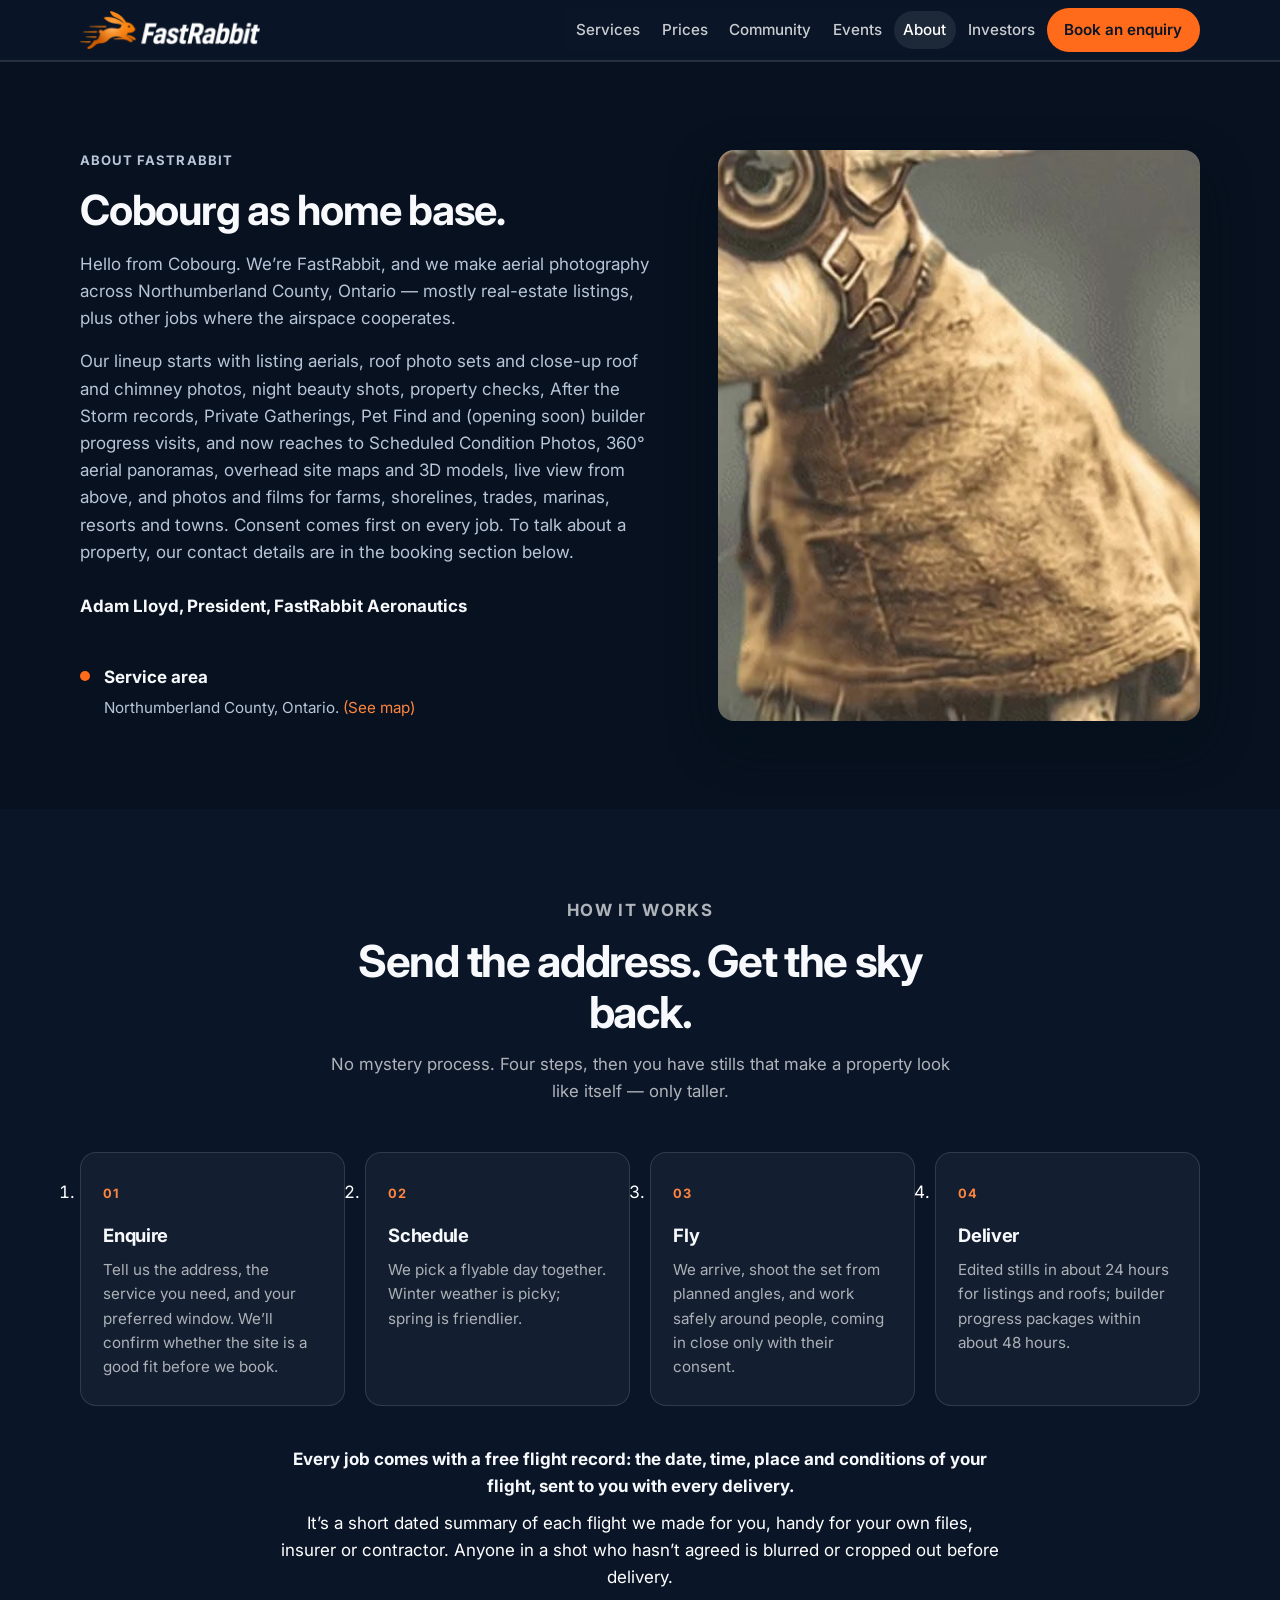
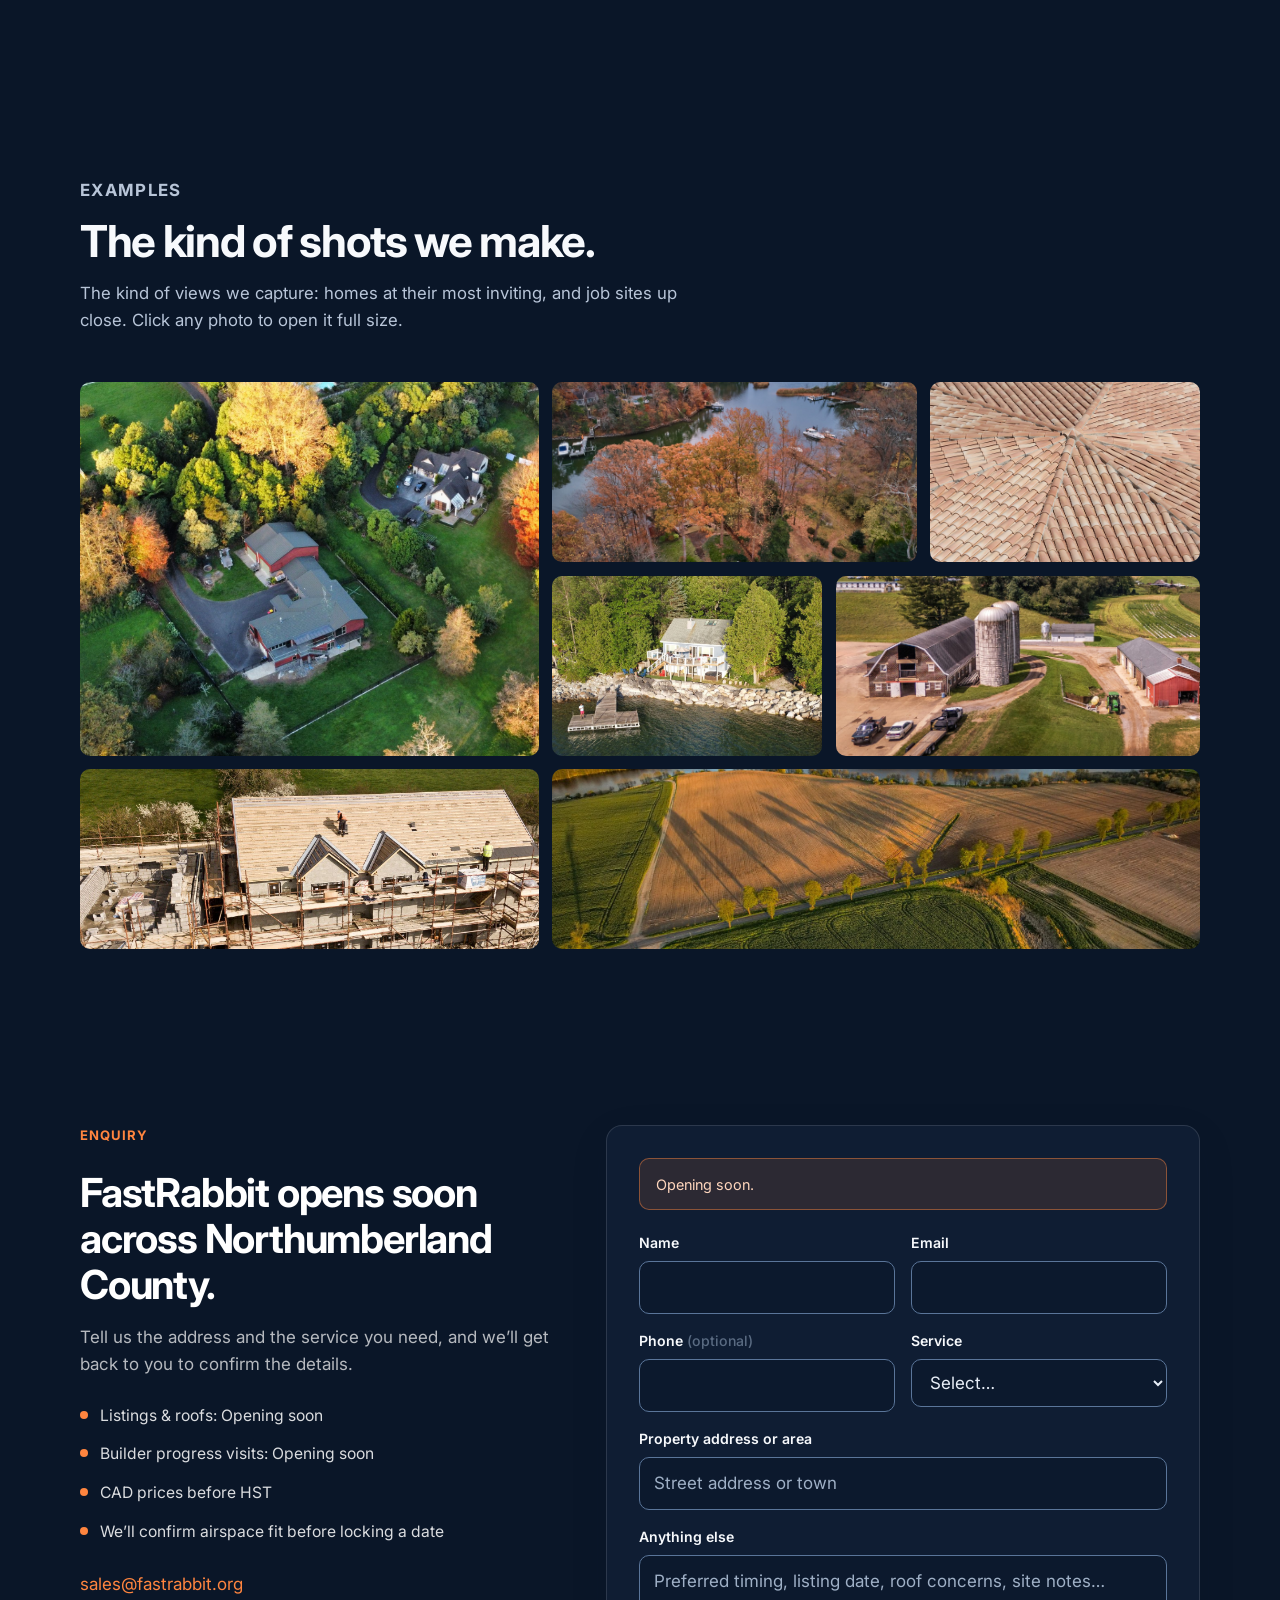
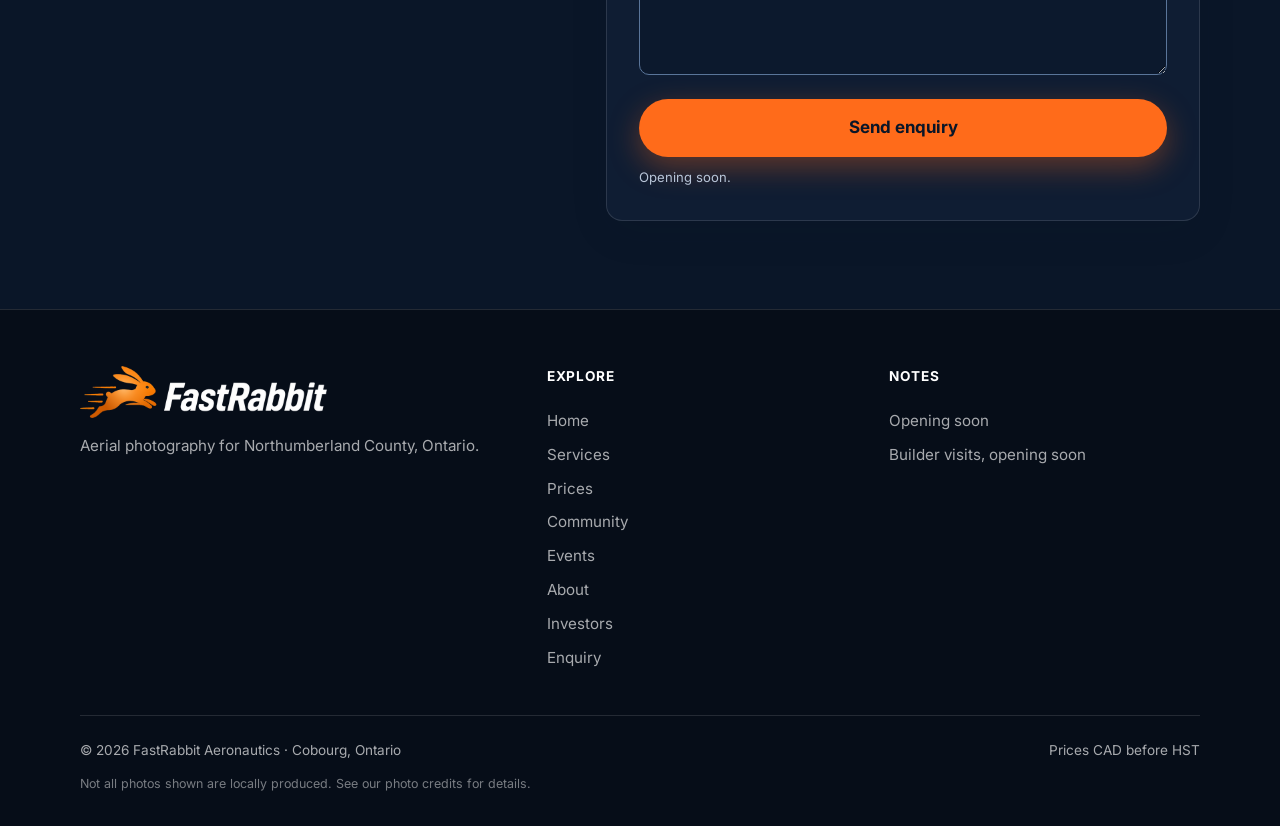
<file: about.html>
<!DOCTYPE html>
<html lang="en-CA">
<head>
  <meta charset="utf-8">
  <meta name="viewport" content="width=device-width, initial-scale=1">
  <title>About FastRabbit — Cobourg, Ontario</title>
  <meta name="description" content="Hello from Cobourg: who we are, how it works, the kind of shots we make, and the enquiry form.">
  <meta name="robots" content="noindex, nofollow">
  <link rel="preconnect" href="https://fonts.googleapis.com">
  <link rel="preconnect" href="https://fonts.gstatic.com" crossorigin>
  <link href="https://fonts.googleapis.com/css2?family=Inter:wght@400;500;600;700;800&display=swap" rel="stylesheet">
  <link rel="stylesheet" href="assets/css/styles.css">
  <link rel="stylesheet" href="assets/css/split.css">
  <!-- Favicon: a crop of the rabbit mark from the banner logo, not a redraw. -->
  <link rel="icon" href="favicon.ico" sizes="any">
  <link rel="icon" href="assets/img/favicon-32.png" type="image/png" sizes="32x32">
  <link rel="apple-touch-icon" href="assets/img/apple-touch-icon.png" sizes="180x180">
</head>
<body>
  <a class="skip-link" href="#main">Skip to content</a>

  <header class="site-header">
    <div class="container nav">
                  <a class="logo" href="index.html" aria-label="FastRabbit home">
        <img class="logo-banner" src="assets/img/logo-shaded.png" srcset="assets/img/logo-shaded.png 1x, assets/img/logo-shaded@2x.png 2x" width="220" height="45" alt="FastRabbit">
      </a>
      <button class="nav-toggle" type="button" aria-expanded="false" aria-controls="primary-nav" aria-label="Menu">Menu</button>
      <nav id="primary-nav" class="nav-links" aria-label="Primary">
        <a href="services.html">Services</a>
        <a href="prices.html">Prices</a>
        <a href="community.html">Community</a>
        <a href="events.html">Events</a>
        <a href="about.html" aria-current="page">About</a>
        <a href="investors.html">Investors</a>
        <a class="nav-cta" href="about.html#book">Book an enquiry</a>
      </nav>
    </div>
  </header>

  <main id="main">
    <!-- ABOUT -->
    <section class="section section-alt" id="about" aria-labelledby="about-heading">
      <div class="container about-grid">
        <div class="about-copy">
          <p class="section-kicker">About FastRabbit</p>
          <h2 id="about-heading">Cobourg as home base.</h2>
          <p>
            Hello from Cobourg. We’re FastRabbit, and we make aerial photography across Northumberland County, Ontario — mostly real-estate listings, plus other jobs where the airspace cooperates.
          </p>
          <p>
            Our lineup starts with listing aerials, roof photo sets and close-up roof and chimney photos, night beauty shots, property checks, After the Storm records, Private Gatherings, Pet Find and (opening soon) builder progress visits, and now reaches to Scheduled Condition Photos, 360° aerial panoramas, overhead site maps and 3D models, live view from above, and photos and films for farms, shorelines, trades, marinas, resorts and towns. Consent comes first on every job. To talk about a property, our contact details are in the booking section below.
          </p>
          <p class="about-signoff"><strong>Adam Lloyd, President, FastRabbit Aeronautics</strong></p>
          <div class="about-facts">
            <div class="fact">
              <span class="fact-dot" aria-hidden="true"></span>
              <div>
                <strong>Service area</strong>
                <span>Northumberland County, Ontario. <a href="https://www.google.com/maps/place/Northumberland+County,+ON/@44.12,-77.95,10z/data=!5m1!1e4" target="_blank" rel="noopener">(See map)</a></span>
              </div>
            </div>
          </div>
        </div>
        <aside class="about-visual">
          <a class="img-link" href="assets/img/full/about-aviator-last.jpg" target="_blank" rel="noopener" aria-label="Open the full-size image"><video class="about-anim" muted playsinline preload="auto" poster="assets/img/about-aviator-last.jpg" width="952" height="540" role="img" aria-label="A white rabbit in brass aviator goggles and a worn canvas coat, sitting in the grass." style="object-position: 50% center"><source src="assets/img/about-aviator.mp4" type="video/mp4"><img src="assets/img/about-aviator-last.jpg" alt="A white rabbit in brass aviator goggles and a worn canvas coat, sitting in the grass." width="952" height="540" style="object-position: 50% center"></video></a>
          <script>
            /* The aviator plays once when it comes into view, then holds on his last frame. With reduced motion, or if playback is blocked, the last frame shows as a still. */
            (function () {
              var v = document.querySelector(".about-anim");
              if (!v || !v.play) return;
              var last = "assets/img/about-aviator-last.jpg";
              if (window.matchMedia && window.matchMedia("(prefers-reduced-motion: reduce)").matches) return;
              v.poster = "assets/img/about-aviator-first.jpg";
              var started = false;
              function go() {
                if (started) return; started = true;
                var p = v.play();
                if (p && p.catch) p.catch(function () { v.poster = last; });
              }
              if ("IntersectionObserver" in window) {
                var io = new IntersectionObserver(function (es) { es.forEach(function (e) { if (e.isIntersecting) { io.disconnect(); go(); } }); }, { threshold: 0.4 });
                io.observe(v);
              } else { go(); }
            })();
          </script>
        </aside>
      </div>
    </section>

    <!-- HOW IT WORKS -->
    <section class="section section-dark" id="how-it-works" aria-labelledby="how-heading">
      <div class="container">
        <div class="section-head center">
          <p class="section-kicker">How it works</p>
          <h2 id="how-heading">Send the address. Get the sky back.</h2>
          <p>No mystery process. Four steps, then you have stills that make a property look like itself — only taller.</p>
        </div>
        <ol class="steps">
          <li class="step">
            <h3>Enquire</h3>
            <p>Tell us the address, the service you need, and your preferred window. We’ll confirm whether the site is a good fit before we book.</p>
          </li>
          <li class="step">
            <h3>Schedule</h3>
            <p>We pick a flyable day together. Winter weather is picky; spring is friendlier.</p>
          </li>
          <li class="step">
            <h3>Fly</h3>
            <p>We arrive, shoot the set from planned angles, and work safely around people, coming in close only with their consent.</p>
          </li>
          <li class="step">
            <h3>Deliver</h3>
            <p>Edited stills in about 24 hours for listings and roofs; builder progress packages within about 48 hours.</p>
          </li>
        </ol>
        <div class="flight-record">
          <p><strong>Every job comes with a free flight record: the date, time, place and conditions of your flight, sent to you with every delivery.</strong></p>
          <p>It’s a short dated summary of each flight we made for you, handy for your own files, insurer or contractor. Anyone in a shot who hasn’t agreed is blurred or cropped out before delivery.</p>
        </div>
      </div>
    </section>

    <!-- GALLERY -->
    <section class="section" id="gallery" aria-labelledby="gallery-heading">
      <div class="container">
        <div class="section-head">
          <p class="section-kicker">Examples</p>
          <h2 id="gallery-heading">The kind of shots we make.</h2>
          <p>The kind of views we capture: homes at their most inviting, and job sites up close. Click any photo to open it full size.</p>
        </div>
        <div class="gallery-grid">
          <figure class="gallery-item">
            <a class="img-link" href="assets/img/full/listing-autumn.jpg" target="_blank" rel="noopener" aria-label="Open the full-size image"><img src="assets/img/listing-autumn.jpg" alt="A family home on its wooded lot from just above the treetops, framed by blazing autumn maples on a sunny day." width="1600" height="1066" loading="lazy"></a>
          </figure>
          <figure class="gallery-item">
            <a class="img-link" href="assets/img/full/waterfront-autumn.jpg" target="_blank" rel="noopener" aria-label="Open the full-size image"><img src="assets/img/waterfront-autumn.jpg" alt="Sunlit autumn trees above a quiet lake cove, with docks and boats along the shore." width="1600" height="900" loading="lazy"></a>
          </figure>
          <figure class="gallery-item">
            <a class="img-link" href="assets/img/full/buyer-roof.jpg" target="_blank" rel="noopener" aria-label="Open the full-size image"><img src="assets/img/buyer-roof.jpg" alt="Wooden roof shingles meeting along the hips of a roof, seen up close from above in warm sunlight." width="1600" height="900" loading="lazy"></a>
          </figure>
          <figure class="gallery-item">
            <a class="img-link" href="assets/img/full/cottage-lake.jpg" target="_blank" rel="noopener" aria-label="Open the full-size image"><img src="assets/img/cottage-lake.jpg" alt="A lakeside cottage on its rocky point, with a private dock on clear water." width="1600" height="1003" loading="lazy"></a>
          </figure>
          <figure class="gallery-item">
            <a class="img-link" href="assets/img/full/acreage-farm.jpg" target="_blank" rel="noopener" aria-label="Open the full-size image"><img src="assets/img/acreage-farm.jpg" alt="A working farm in summer sun: barns, silos and fresh green fields seen from a low angle above the yard." width="1600" height="900" loading="lazy"></a>
          </figure>
          <figure class="gallery-item">
            <a class="img-link" href="assets/img/full/builder-roofline.jpg" target="_blank" rel="noopener" aria-label="Open the full-size image"><img src="assets/img/builder-roofline.jpg" alt="Close aerial of a new home under construction, with roof, dormers and scaffolding in view." width="1600" height="741" loading="lazy"></a>
          </figure>
          <figure class="gallery-item">
            <a class="img-link" href="assets/img/full/river-fields.jpg" target="_blank" rel="noopener" aria-label="Open the full-size image"><img src="assets/img/river-fields.jpg" alt="Sunlit farm fields and a row of trees beside a winding river, seen from a low angle above." width="1600" height="900" loading="lazy"></a>
          </figure>
        </div>
      </div>
    </section>

    <!-- BOOKING -->
    <section class="section section-dark" id="book" aria-labelledby="book-heading">
      <div class="container booking-wrap">
        <div class="booking-aside">
          <p class="section-kicker">Enquiry</p>
          <h2 id="book-heading">FastRabbit opens soon across Northumberland County.</h2>
          <p>
            Tell us the address and the service you need, and we’ll get back to you to confirm the details.
          </p>
          <ul class="booking-points">
            <li>Listings &amp; roofs: Opening soon</li>
            <li>Builder progress visits: Opening soon</li>
            <li>CAD prices before HST</li>
            <li>We’ll confirm airspace fit before locking a date</li>
          </ul>
          <div class="booking-contact">
            <p><a href="mailto:sales@fastrabbit.org">sales@fastrabbit.org</a></p>
          </div>
        </div>
        <div class="booking-card">
          <div class="form-note" role="note">
            Opening soon.
          </div>
          <form id="booking-form" action="#" method="post">
            <div class="form-grid">
              <div class="form-field">
                <label for="name">Name</label>
                <input id="name" name="name" type="text" autocomplete="name" required>
              </div>
              <div class="form-field">
                <label for="email">Email</label>
                <input id="email" name="email" type="email" autocomplete="email" required>
              </div>
              <div class="form-field">
                <label for="phone">Phone <span style="font-weight:500;color:var(--muted)">(optional)</span></label>
                <input id="phone" name="phone" type="tel" autocomplete="tel">
              </div>
              <div class="form-field">
                <label for="service">Service</label>
                <select id="service" name="service" required>
                  <option value="">Select…</option>
                  <optgroup label="Homes and listings">
                    <option>Listing aerials — town lot</option>
                    <option>Listing video clip</option>
                    <option>Cottage / acreage listing</option>
                    <option>Day-to-dusk edits</option>
                    <option>Lot lines and local labels</option>
                    <option>Listing finishing touches</option>
                    <option>Social reels, agent clips and rush delivery</option>
                    <option>Coming Soon teasers and neighbourhood reels</option>
                    <option>Four-season capture</option>
                    <option>Single-property web page and feature sheet</option>
                    <option>Cottage rental aerials</option>
                  </optgroup>
                  <optgroup label="Property care">
                    <option>Property checks</option>
                    <option>After the Storm</option>
                    <option>Roof photo sets</option>
                    <option>Close-up roof and chimney photos</option>
                    <option>Scheduled Condition Photos</option>
                    <option>Before-you-buy roof photos</option>
                    <option>Ice-dam and eavestrough photos</option>
                    <option>Solar-panel photos</option>
                    <option>Building and facade photos</option>
                    <option>Shoreline and waterfront photos</option>
                    <option>Storm and restoration photos for contractors</option>
                  </optgroup>
                  <optgroup label="Land, farms and building">
                    <option>Builder progress visits</option>
                    <option>Construction progress records and handover films</option>
                    <option>Before-and-after work photos</option>
                    <option>Overhead site maps and 3D models</option>
                    <option>360° aerial panoramas</option>
                    <option>Farm and field photos</option>
                    <option>Cleared-lot proof photos</option>
                    <option>Trades showcase</option>
                    <option>Facility, yard and inventory films</option>
                    <option>Architectural and commercial stills</option>
                    <option>Scheduled site photos for towns and businesses</option>
                    <option>Sign and billboard proof photos</option>
                  </optgroup>
                  <optgroup label="Events and moments">
                    <option>Private Gatherings</option>
                    <option>Night beauty shots</option>
                    <option>4K video add-on</option>
                    <option>Live view from above</option>
                    <option>Boat-for-sale and marina aerials</option>
                    <option>Golf course, campground and resort flyovers</option>
                    <option>Pet Find</option>
                    <option>Location scouting footage</option>
                    <option>Prints and stock footage</option>
                    <option>Workshops for senior high school students</option>
                  </optgroup>
                  <option>Clever request of your own?</option>
                  <option>Not sure yet</option>
                </select>
              </div>
              <div class="form-field full">
                <label for="address">Property address or area</label>
                <input id="address" name="address" type="text" placeholder="Street address or town">
              </div>
              <div class="form-field full">
                <label for="message">Anything else</label>
                <textarea id="message" name="message" placeholder="Preferred timing, listing date, roof concerns, site notes…"></textarea>
              </div>
              <div class="form-field full form-actions">
                <button class="btn btn-primary" type="submit">Send enquiry</button>
                <p class="form-disclaimer">Opening soon.</p>
                <p id="form-status" class="form-disclaimer" hidden role="status" aria-live="polite"></p>
              </div>
            </div>
          </form>
        </div>
      </div>
    </section>
  </main>

  <footer class="site-footer">
    <div class="container">
      <div class="footer-grid">
        <div class="footer-brand">
                              <a class="logo" href="index.html">
            <img class="logo-banner" src="assets/img/logo-shaded.png" srcset="assets/img/logo-shaded.png 1x, assets/img/logo-shaded@2x.png 2x" width="260" height="54" alt="FastRabbit">
          </a>
          <p>Aerial photography for Northumberland County, Ontario.</p>
        </div>
        <div class="footer-col">
          <h4>Explore</h4>
          <a href="index.html">Home</a>
          <a href="services.html">Services</a>
          <a href="prices.html">Prices</a>
          <a href="community.html">Community</a>
          <a href="events.html">Events</a>
          <a href="about.html">About</a>
          <a href="investors.html">Investors</a>
          <a href="about.html#book">Enquiry</a>
        </div>
        <div class="footer-col">
          <h4>Notes</h4>
          <a href="about.html#book">Opening soon</a>
          <a href="services.html">Builder visits, opening soon</a>
        </div>
      </div>
      <div class="footer-bottom">
        <span>© <span id="y">2026</span> FastRabbit Aeronautics · Cobourg, Ontario</span>
        <span>Prices CAD before HST</span>
      </div>
      <p class="footer-fineprint">Not all photos shown are locally produced. See our <a href="credits.html">photo credits</a> for details.</p>
    </div>
  </footer>

  <script src="assets/js/main.js"></script>
  <script src="assets/js/community.js"></script>
</body>
</html>
</file>
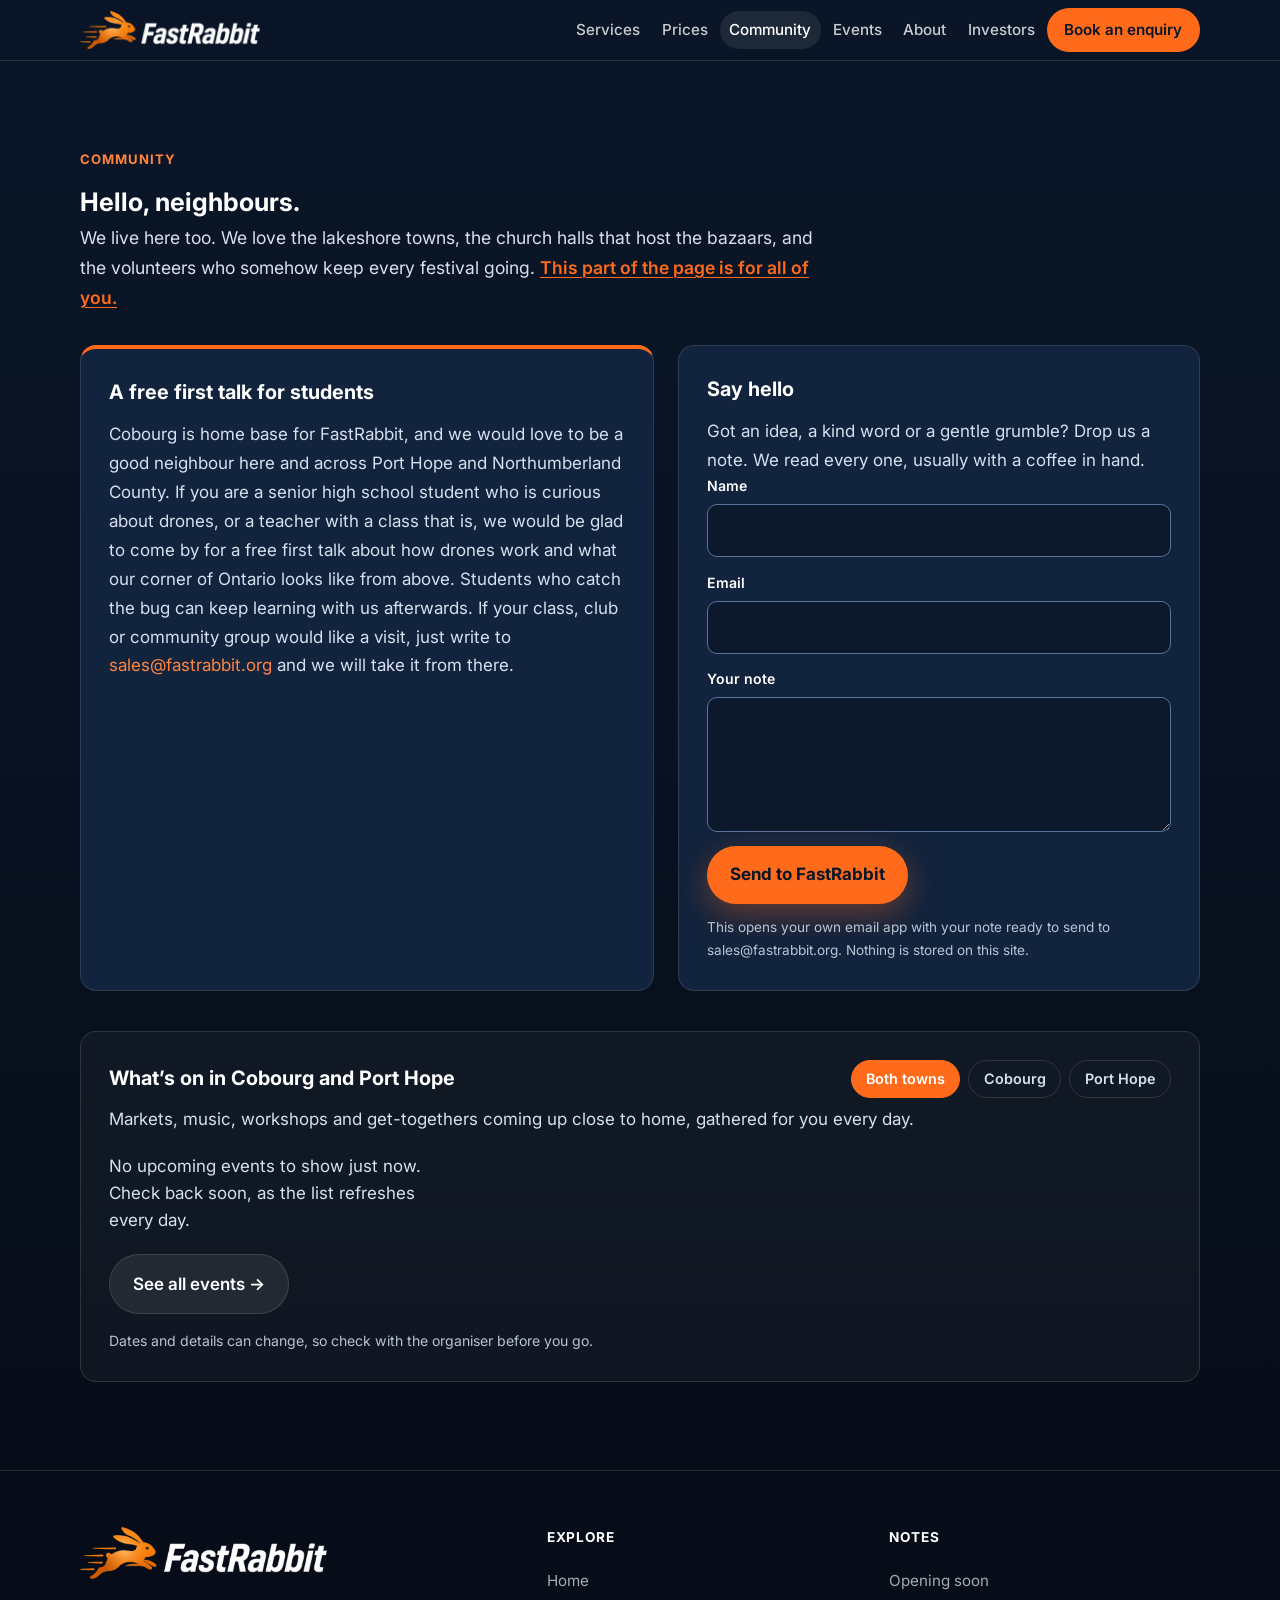
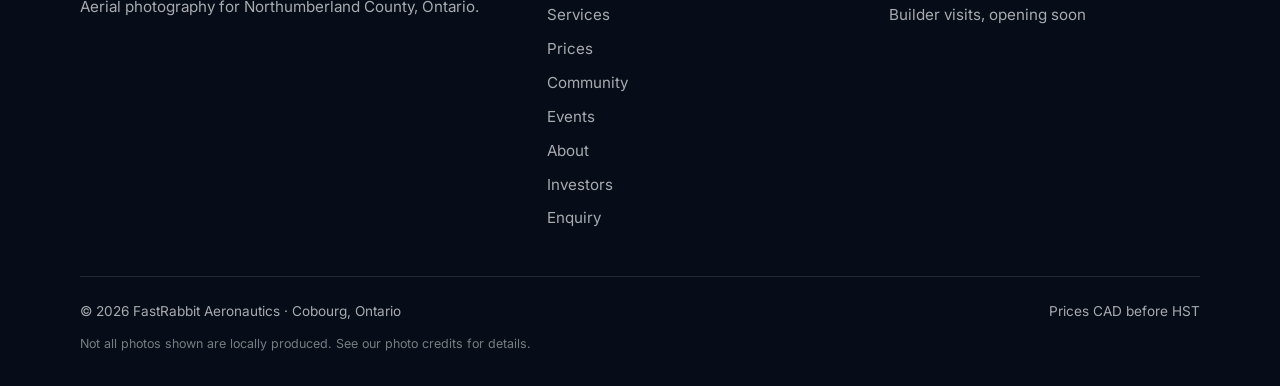
<file: community.html>
<!DOCTYPE html>
<html lang="en-CA">
<head>
  <meta charset="utf-8">
  <meta name="viewport" content="width=device-width, initial-scale=1">
  <title>Community — FastRabbit</title>
  <meta name="description" content="Hello, neighbours: a free first talk for senior high school students, a note box, and what’s on in Cobourg and Port Hope.">
  <meta name="robots" content="noindex, nofollow">
  <link rel="preconnect" href="https://fonts.googleapis.com">
  <link rel="preconnect" href="https://fonts.gstatic.com" crossorigin>
  <link href="https://fonts.googleapis.com/css2?family=Inter:wght@400;500;600;700;800&display=swap" rel="stylesheet">
  <link rel="stylesheet" href="assets/css/styles.css">
  <link rel="stylesheet" href="assets/css/split.css">
  <!-- Favicon: a crop of the rabbit mark from the banner logo, not a redraw. -->
  <link rel="icon" href="favicon.ico" sizes="any">
  <link rel="icon" href="assets/img/favicon-32.png" type="image/png" sizes="32x32">
  <link rel="apple-touch-icon" href="assets/img/apple-touch-icon.png" sizes="180x180">
</head>
<body>
  <a class="skip-link" href="#main">Skip to content</a>

  <header class="site-header">
    <div class="container nav">
                  <a class="logo" href="index.html" aria-label="FastRabbit home">
        <img class="logo-banner" src="assets/img/logo-shaded.png" srcset="assets/img/logo-shaded.png 1x, assets/img/logo-shaded@2x.png 2x" width="220" height="45" alt="FastRabbit">
      </a>
      <button class="nav-toggle" type="button" aria-expanded="false" aria-controls="primary-nav" aria-label="Menu">Menu</button>
      <nav id="primary-nav" class="nav-links" aria-label="Primary">
        <a href="services.html">Services</a>
        <a href="prices.html">Prices</a>
        <a href="community.html" aria-current="page">Community</a>
        <a href="events.html">Events</a>
        <a href="about.html">About</a>
        <a href="investors.html">Investors</a>
        <a class="nav-cta" href="about.html#book">Book an enquiry</a>
      </nav>
    </div>
  </header>

  <main id="main">
    <!-- COMMUNITY -->
    <section class="section section-dark community" id="community" aria-labelledby="community-heading">
      <div class="container">
        <div class="community-intro">
          <p class="section-kicker">Community</p>
          <h2 id="community-heading">Hello, neighbours.</h2>
          <p class="community-lead">
            We live here too. We love the lakeshore towns, the church halls that host the bazaars, and the volunteers who somehow keep every festival going. <a class="all-link" href="events.html">This part of the page is for all of you.</a>
          </p>
        </div>
        <div class="community-grid">
          <article class="community-card community-offer">
            <h3>A free first talk for students</h3>
            <!-- SALES-OFFER-SLOT -->
            <p>Cobourg is home base for FastRabbit, and we would love to be a good neighbour here and across Port Hope and Northumberland County. If you are a senior high school student who is curious about drones, or a teacher with a class that is, we would be glad to come by for a free first talk about how drones work and what our corner of Ontario looks like from above. Students who catch the bug can keep learning with us afterwards. If your class, club or community group would like a visit, just write to <a href="mailto:sales@fastrabbit.org">sales@fastrabbit.org</a> and we will take it from there.</p>
            <!-- /SALES-OFFER-SLOT -->
          </article>
          <article class="community-card community-feedback">
            <h3>Say hello</h3>
            <p>Got an idea, a kind word or a gentle grumble? Drop us a note. We read every one, usually with a coffee in hand.</p>
            <form id="community-form" action="#" method="post">
              <div class="form-field">
                <label for="c-name">Name</label>
                <input id="c-name" name="name" type="text" autocomplete="name" required>
              </div>
              <div class="form-field">
                <label for="c-email">Email</label>
                <input id="c-email" name="email" type="email" autocomplete="email" required>
              </div>
              <div class="form-field">
                <label for="c-message">Your note</label>
                <textarea id="c-message" name="message" rows="4" required></textarea>
              </div>
              <button class="btn btn-primary" type="submit">Send to FastRabbit</button>
              <p class="form-small">This opens your own email app with your note ready to send to sales@fastrabbit.org. Nothing is stored on this site.</p>
            </form>
          </article>
        </div>
        <div class="events-block" id="local-events" aria-labelledby="events-heading">
          <div class="events-head">
            <h3 id="events-heading">What’s on in Cobourg and Port Hope</h3>
            <div class="events-filter" role="group" aria-label="Filter by town">
              <button type="button" class="chip is-on" data-town="">Both towns</button>
              <button type="button" class="chip" data-town="Cobourg">Cobourg</button>
              <button type="button" class="chip" data-town="Port Hope">Port Hope</button>
            </div>
          </div>
          <p class="events-intro">Markets, music, workshops and get-togethers coming up close to home, gathered for you every day.</p>
          <div id="events-list" class="events-list" data-limit="5" aria-live="polite">
            <p class="events-empty">Loading local events…</p>
          </div>
          <p class="events-seeall"><a class="btn btn-ghost" href="events.html">See all events →</a></p>
          <p class="events-note">Dates and details can change, so check with the organiser before you go.</p>
        </div>
      </div>
    </section>
  </main>

  <footer class="site-footer">
    <div class="container">
      <div class="footer-grid">
        <div class="footer-brand">
                              <a class="logo" href="index.html">
            <img class="logo-banner" src="assets/img/logo-shaded.png" srcset="assets/img/logo-shaded.png 1x, assets/img/logo-shaded@2x.png 2x" width="260" height="54" alt="FastRabbit">
          </a>
          <p>Aerial photography for Northumberland County, Ontario.</p>
        </div>
        <div class="footer-col">
          <h4>Explore</h4>
          <a href="index.html">Home</a>
          <a href="services.html">Services</a>
          <a href="prices.html">Prices</a>
          <a href="community.html">Community</a>
          <a href="events.html">Events</a>
          <a href="about.html">About</a>
          <a href="investors.html">Investors</a>
          <a href="about.html#book">Enquiry</a>
        </div>
        <div class="footer-col">
          <h4>Notes</h4>
          <a href="about.html#book">Opening soon</a>
          <a href="services.html">Builder visits, opening soon</a>
        </div>
      </div>
      <div class="footer-bottom">
        <span>© <span id="y">2026</span> FastRabbit Aeronautics · Cobourg, Ontario</span>
        <span>Prices CAD before HST</span>
      </div>
      <p class="footer-fineprint">Not all photos shown are locally produced. See our <a href="credits.html">photo credits</a> for details.</p>
    </div>
  </footer>

  <script src="assets/js/main.js"></script>
  <script src="assets/js/community.js"></script>
</body>
</html>
</file>
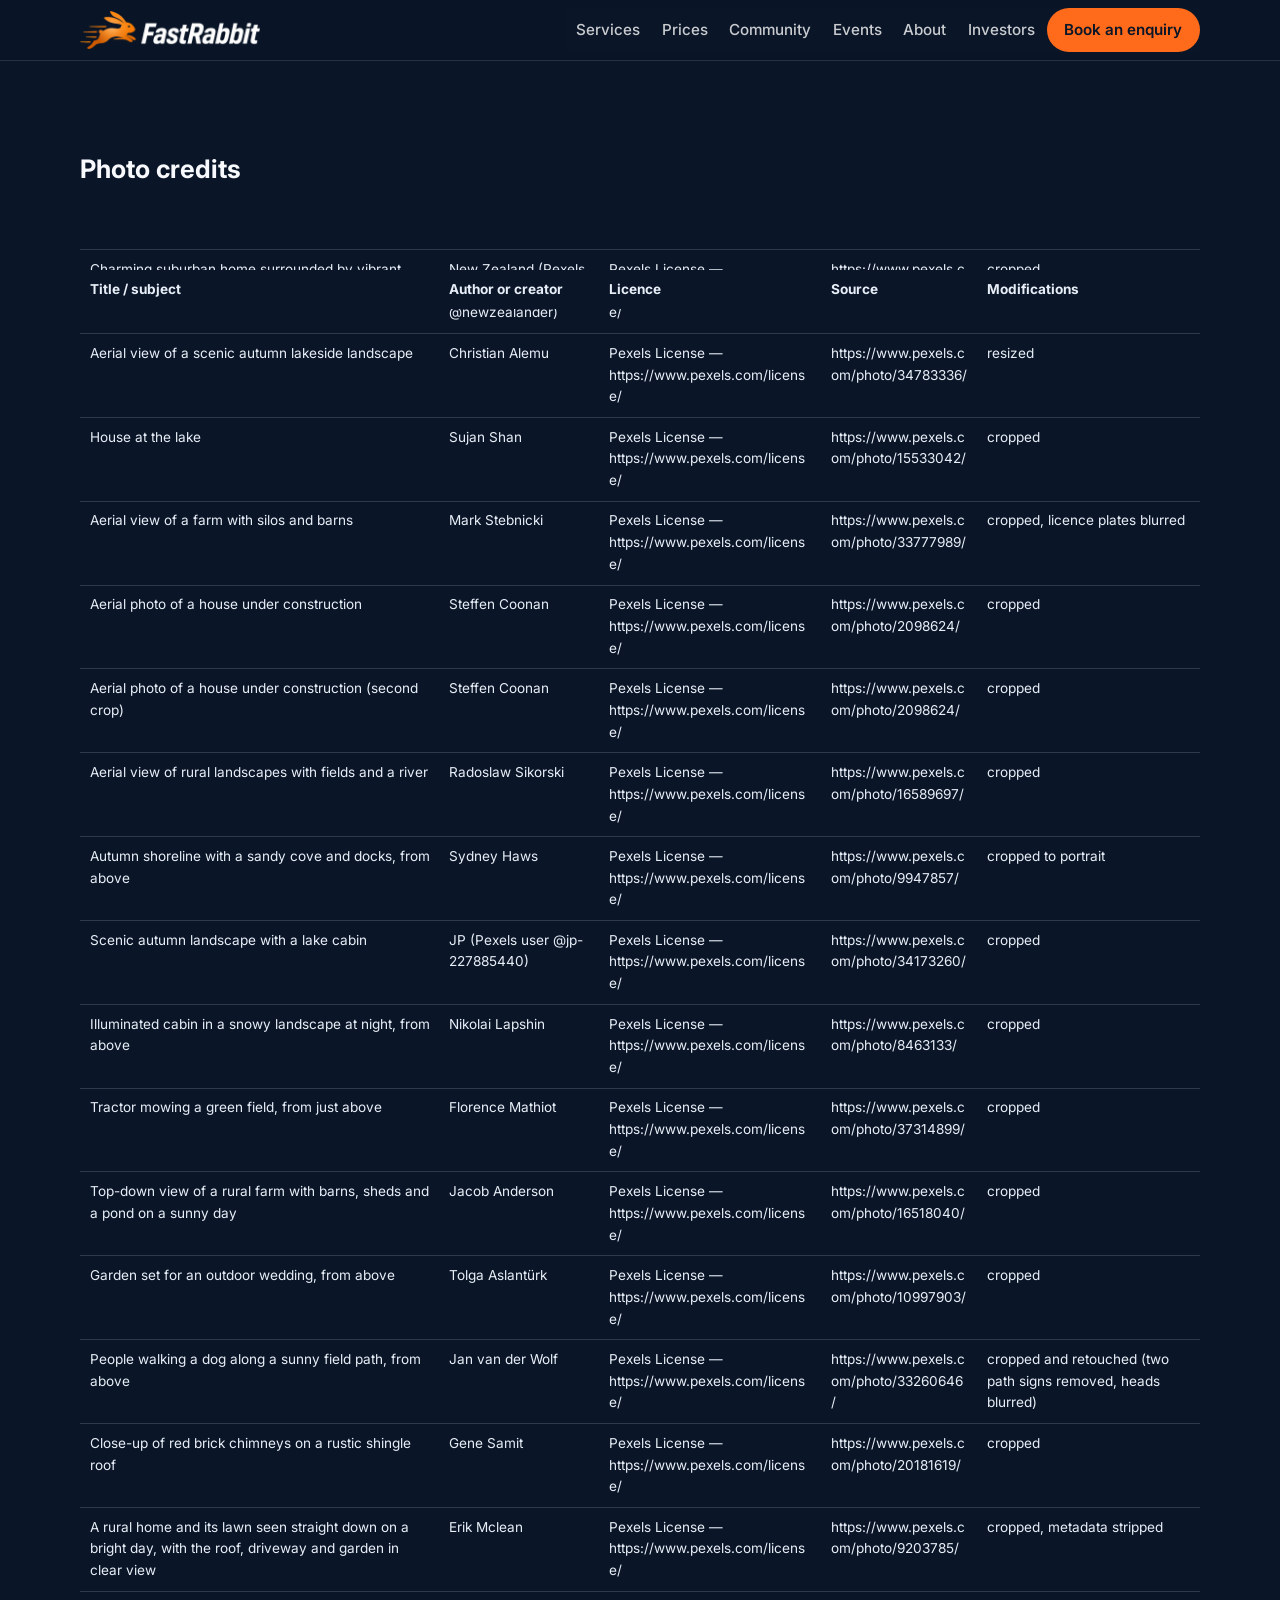
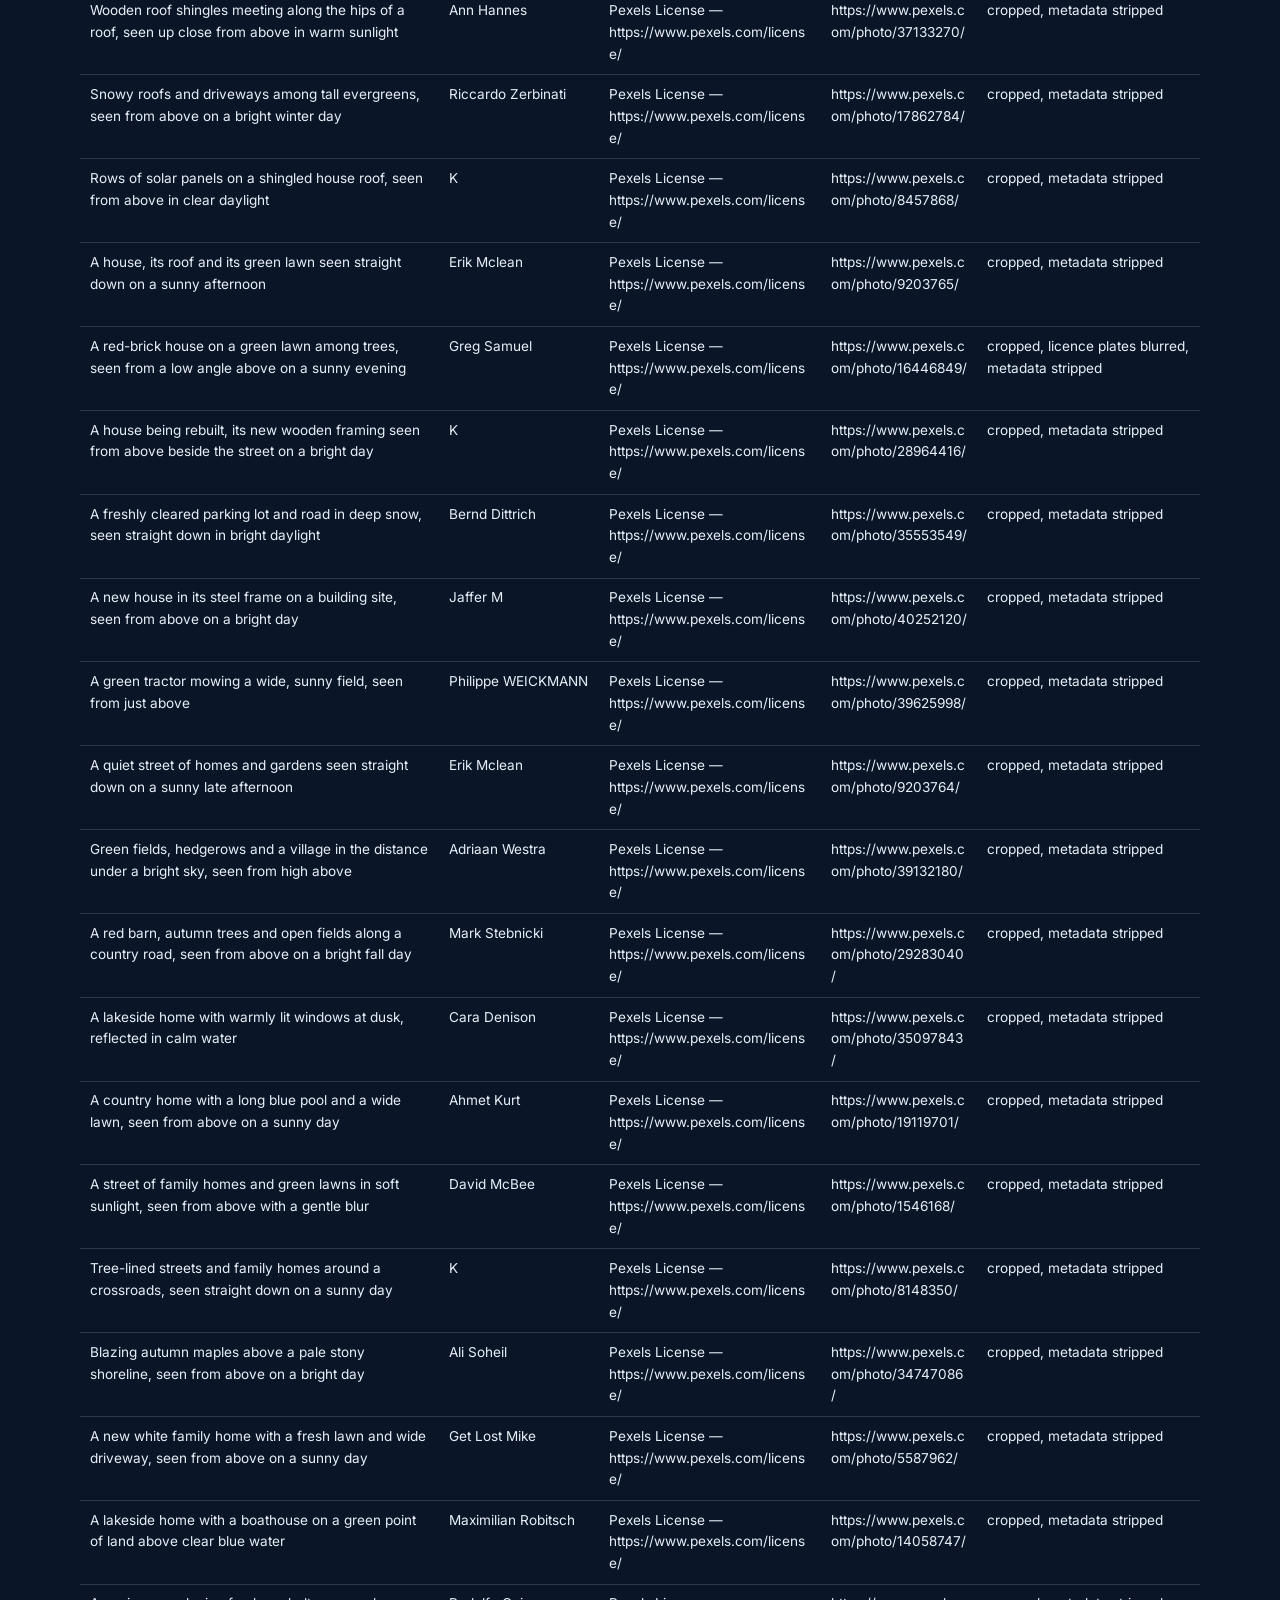
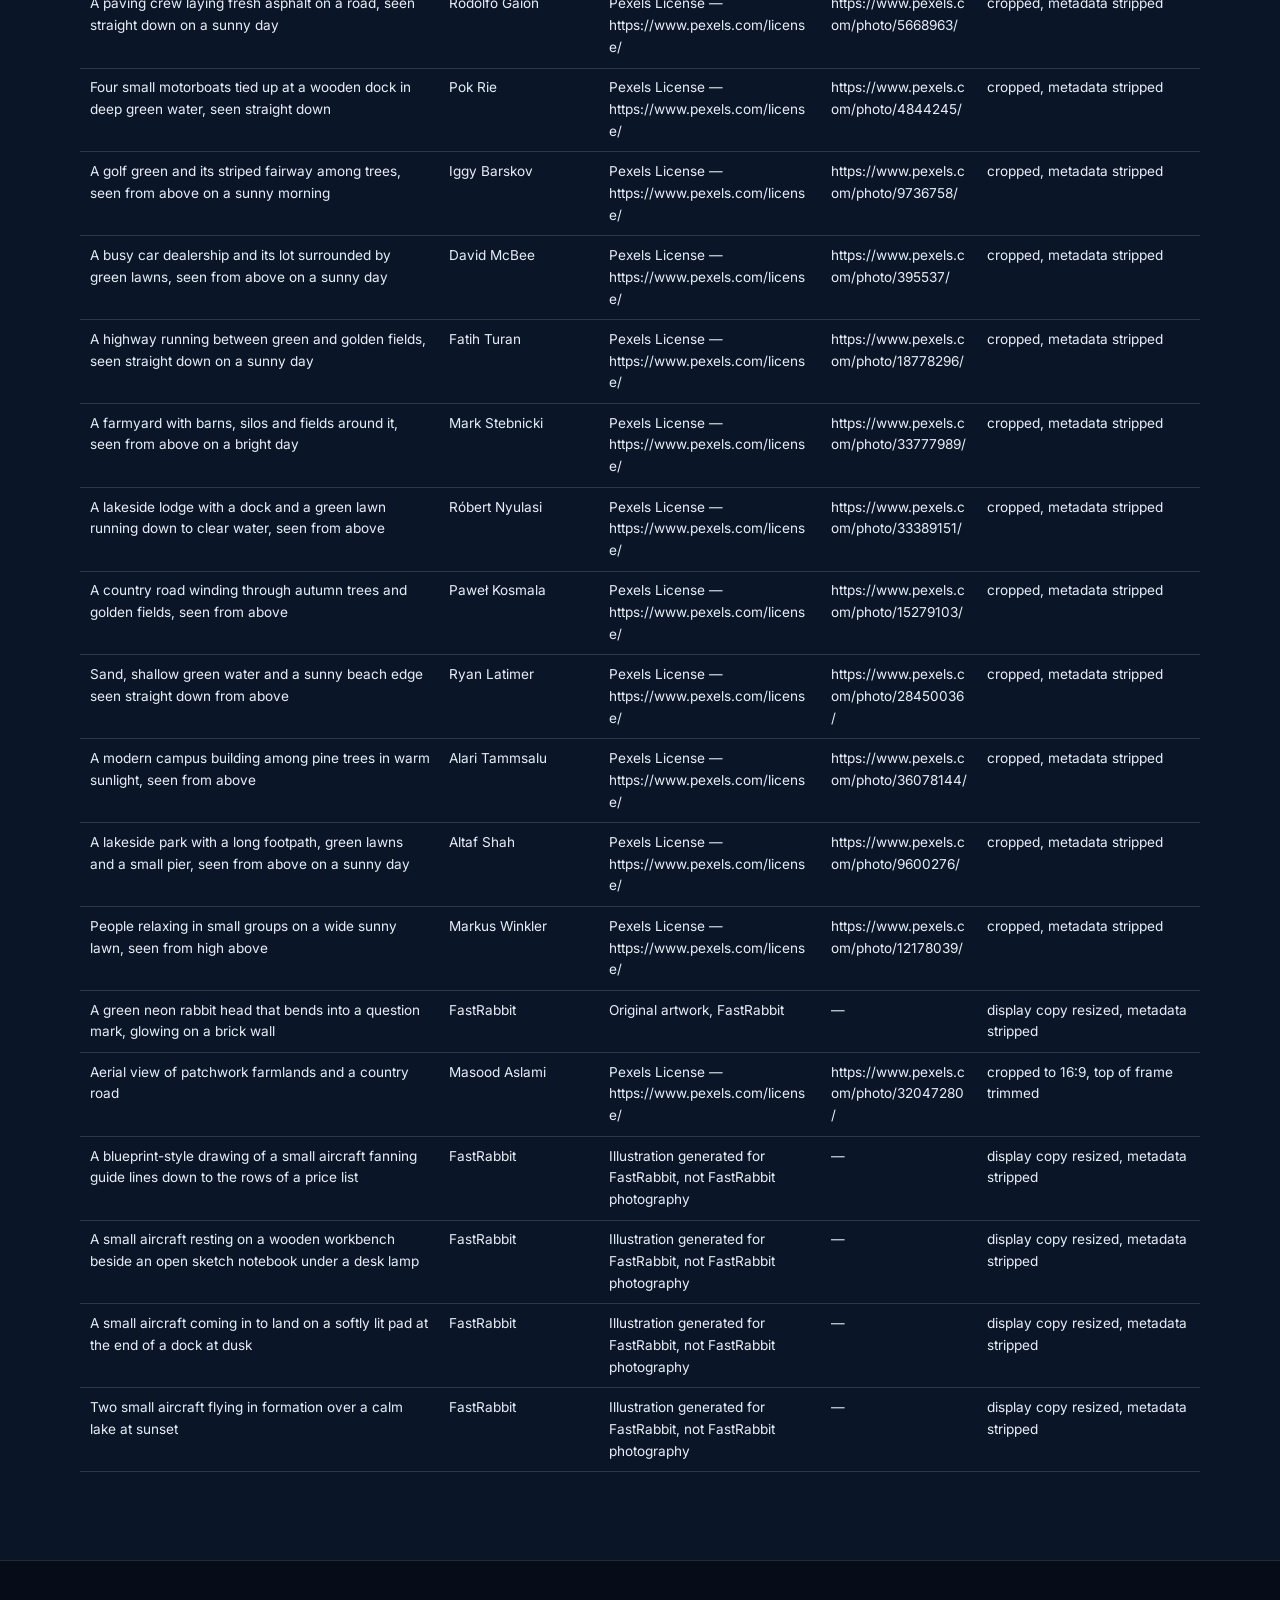
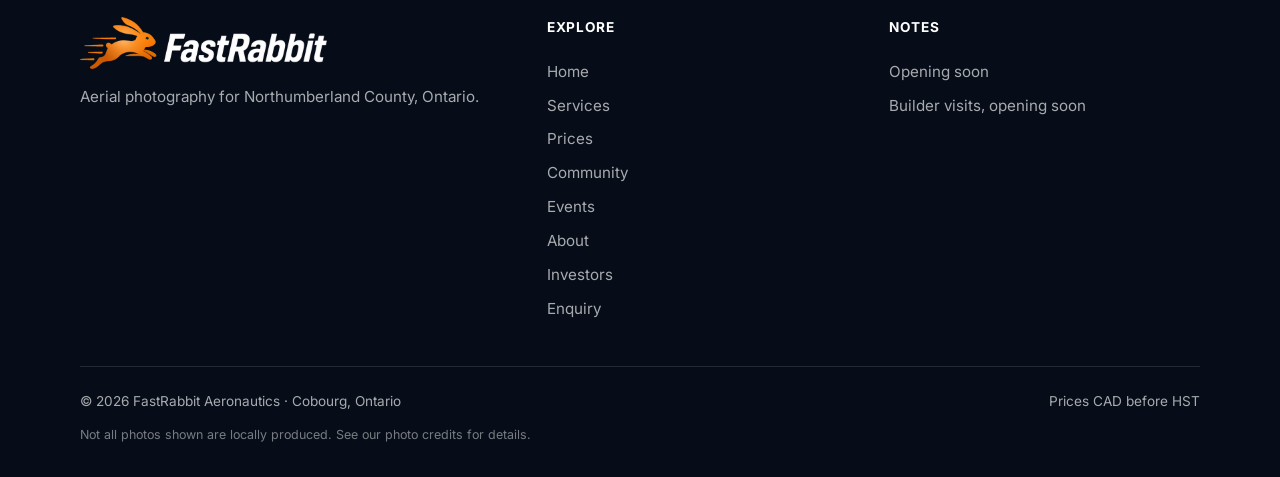
<file: credits.html>
<!DOCTYPE html>
<html lang="en-CA">
<head>
  <meta charset="utf-8">
  <meta name="viewport" content="width=device-width, initial-scale=1">
  <title>Photo credits — FastRabbit</title>
  <meta name="description" content="Photo credits for the FastRabbit website.">
  <meta name="robots" content="noindex, nofollow">
  <link rel="preconnect" href="https://fonts.googleapis.com">
  <link rel="preconnect" href="https://fonts.gstatic.com" crossorigin>
  <link href="https://fonts.googleapis.com/css2?family=Inter:wght@400;500;600;700;800&display=swap" rel="stylesheet">
  <link rel="stylesheet" href="assets/css/styles.css">
  <link rel="stylesheet" href="assets/css/split.css">
  <!-- Favicon: a crop of the rabbit mark from the banner logo, not a redraw. -->
  <link rel="icon" href="favicon.ico" sizes="any">
  <link rel="icon" href="assets/img/favicon-32.png" type="image/png" sizes="32x32">
  <link rel="apple-touch-icon" href="assets/img/apple-touch-icon.png" sizes="180x180">
</head>
<body>
  <a class="skip-link" href="#main">Skip to content</a>

  <header class="site-header">
    <div class="container nav">
                  <a class="logo" href="index.html" aria-label="FastRabbit home">
        <img class="logo-banner" src="assets/img/logo-shaded.png" srcset="assets/img/logo-shaded.png 1x, assets/img/logo-shaded@2x.png 2x" width="220" height="45" alt="FastRabbit">
      </a>
      <button class="nav-toggle" type="button" aria-expanded="false" aria-controls="primary-nav" aria-label="Menu">Menu</button>
      <nav id="primary-nav" class="nav-links" aria-label="Primary">
        <a href="services.html">Services</a>
        <a href="prices.html">Prices</a>
        <a href="community.html">Community</a>
        <a href="events.html">Events</a>
        <a href="about.html">About</a>
        <a href="investors.html">Investors</a>
        <a class="nav-cta" href="about.html#book">Book an enquiry</a>
      </nav>
    </div>
  </header>

  <main id="main">
    <section class="section credits-page" aria-labelledby="credits-h">
      <div class="container">
        <h1 id="credits-h" class="credits-h">Photo credits</h1>
        <div class="credits-table-wrap">
          <table class="credits-table">
            <thead><tr><th scope="col">Title / subject</th><th scope="col">Author or creator</th><th scope="col">Licence</th><th scope="col">Source</th><th scope="col">Modifications</th></tr></thead>
            <tbody>
              <tr><td data-label="Title / subject">Charming suburban home surrounded by vibrant autumn trees</td><td data-label="Author or creator">New Zealand (Pexels user @newzealander)</td><td data-label="Licence">Pexels License — <a href="https://www.pexels.com/license/" target="_blank" rel="noopener">https://www.pexels.com/license/</a></td><td data-label="Source"><a href="https://www.pexels.com/photo/8054485/" target="_blank" rel="noopener">https://www.pexels.com/photo/8054485/</a></td><td data-label="Modifications">cropped</td></tr>
              <tr><td data-label="Title / subject">Aerial view of a scenic autumn lakeside landscape</td><td data-label="Author or creator">Christian Alemu</td><td data-label="Licence">Pexels License — <a href="https://www.pexels.com/license/" target="_blank" rel="noopener">https://www.pexels.com/license/</a></td><td data-label="Source"><a href="https://www.pexels.com/photo/34783336/" target="_blank" rel="noopener">https://www.pexels.com/photo/34783336/</a></td><td data-label="Modifications">resized</td></tr>
              <tr><td data-label="Title / subject">House at the lake</td><td data-label="Author or creator">Sujan Shan</td><td data-label="Licence">Pexels License — <a href="https://www.pexels.com/license/" target="_blank" rel="noopener">https://www.pexels.com/license/</a></td><td data-label="Source"><a href="https://www.pexels.com/photo/15533042/" target="_blank" rel="noopener">https://www.pexels.com/photo/15533042/</a></td><td data-label="Modifications">cropped</td></tr>
              <tr><td data-label="Title / subject">Aerial view of a farm with silos and barns</td><td data-label="Author or creator">Mark Stebnicki</td><td data-label="Licence">Pexels License — <a href="https://www.pexels.com/license/" target="_blank" rel="noopener">https://www.pexels.com/license/</a></td><td data-label="Source"><a href="https://www.pexels.com/photo/33777989/" target="_blank" rel="noopener">https://www.pexels.com/photo/33777989/</a></td><td data-label="Modifications">cropped, licence plates blurred</td></tr>
              <tr><td data-label="Title / subject">Aerial photo of a house under construction</td><td data-label="Author or creator">Steffen Coonan</td><td data-label="Licence">Pexels License — <a href="https://www.pexels.com/license/" target="_blank" rel="noopener">https://www.pexels.com/license/</a></td><td data-label="Source"><a href="https://www.pexels.com/photo/2098624/" target="_blank" rel="noopener">https://www.pexels.com/photo/2098624/</a></td><td data-label="Modifications">cropped</td></tr>
              <tr><td data-label="Title / subject">Aerial photo of a house under construction (second crop)</td><td data-label="Author or creator">Steffen Coonan</td><td data-label="Licence">Pexels License — <a href="https://www.pexels.com/license/" target="_blank" rel="noopener">https://www.pexels.com/license/</a></td><td data-label="Source"><a href="https://www.pexels.com/photo/2098624/" target="_blank" rel="noopener">https://www.pexels.com/photo/2098624/</a></td><td data-label="Modifications">cropped</td></tr>
              <tr><td data-label="Title / subject">Aerial view of rural landscapes with fields and a river</td><td data-label="Author or creator">Radoslaw Sikorski</td><td data-label="Licence">Pexels License — <a href="https://www.pexels.com/license/" target="_blank" rel="noopener">https://www.pexels.com/license/</a></td><td data-label="Source"><a href="https://www.pexels.com/photo/16589697/" target="_blank" rel="noopener">https://www.pexels.com/photo/16589697/</a></td><td data-label="Modifications">cropped</td></tr>
              <tr><td data-label="Title / subject">Autumn shoreline with a sandy cove and docks, from above</td><td data-label="Author or creator">Sydney Haws</td><td data-label="Licence">Pexels License — <a href="https://www.pexels.com/license/" target="_blank" rel="noopener">https://www.pexels.com/license/</a></td><td data-label="Source"><a href="https://www.pexels.com/photo/9947857/" target="_blank" rel="noopener">https://www.pexels.com/photo/9947857/</a></td><td data-label="Modifications">cropped to portrait</td></tr>
              <tr><td data-label="Title / subject">Scenic autumn landscape with a lake cabin</td><td data-label="Author or creator">JP (Pexels user @jp-227885440)</td><td data-label="Licence">Pexels License — <a href="https://www.pexels.com/license/" target="_blank" rel="noopener">https://www.pexels.com/license/</a></td><td data-label="Source"><a href="https://www.pexels.com/photo/34173260/" target="_blank" rel="noopener">https://www.pexels.com/photo/34173260/</a></td><td data-label="Modifications">cropped</td></tr>
              <tr><td data-label="Title / subject">Illuminated cabin in a snowy landscape at night, from above</td><td data-label="Author or creator">Nikolai Lapshin</td><td data-label="Licence">Pexels License — <a href="https://www.pexels.com/license/" target="_blank" rel="noopener">https://www.pexels.com/license/</a></td><td data-label="Source"><a href="https://www.pexels.com/photo/8463133/" target="_blank" rel="noopener">https://www.pexels.com/photo/8463133/</a></td><td data-label="Modifications">cropped</td></tr>
              <tr><td data-label="Title / subject">Tractor mowing a green field, from just above</td><td data-label="Author or creator">Florence Mathiot</td><td data-label="Licence">Pexels License — <a href="https://www.pexels.com/license/" target="_blank" rel="noopener">https://www.pexels.com/license/</a></td><td data-label="Source"><a href="https://www.pexels.com/photo/37314899/" target="_blank" rel="noopener">https://www.pexels.com/photo/37314899/</a></td><td data-label="Modifications">cropped</td></tr>
              <tr><td data-label="Title / subject">Top-down view of a rural farm with barns, sheds and a pond on a sunny day</td><td data-label="Author or creator">Jacob Anderson</td><td data-label="Licence">Pexels License — <a href="https://www.pexels.com/license/" target="_blank" rel="noopener">https://www.pexels.com/license/</a></td><td data-label="Source"><a href="https://www.pexels.com/photo/16518040/" target="_blank" rel="noopener">https://www.pexels.com/photo/16518040/</a></td><td data-label="Modifications">cropped</td></tr>
              <tr><td data-label="Title / subject">Garden set for an outdoor wedding, from above</td><td data-label="Author or creator">Tolga Aslantürk</td><td data-label="Licence">Pexels License — <a href="https://www.pexels.com/license/" target="_blank" rel="noopener">https://www.pexels.com/license/</a></td><td data-label="Source"><a href="https://www.pexels.com/photo/10997903/" target="_blank" rel="noopener">https://www.pexels.com/photo/10997903/</a></td><td data-label="Modifications">cropped</td></tr>
              <tr><td data-label="Title / subject">People walking a dog along a sunny field path, from above</td><td data-label="Author or creator">Jan van der Wolf</td><td data-label="Licence">Pexels License — <a href="https://www.pexels.com/license/" target="_blank" rel="noopener">https://www.pexels.com/license/</a></td><td data-label="Source"><a href="https://www.pexels.com/photo/33260646/" target="_blank" rel="noopener">https://www.pexels.com/photo/33260646/</a></td><td data-label="Modifications">cropped and retouched (two path signs removed, heads blurred)</td></tr>
              <tr><td data-label="Title / subject">Close-up of red brick chimneys on a rustic shingle roof</td><td data-label="Author or creator">Gene Samit</td><td data-label="Licence">Pexels License — <a href="https://www.pexels.com/license/" target="_blank" rel="noopener">https://www.pexels.com/license/</a></td><td data-label="Source"><a href="https://www.pexels.com/photo/20181619/" target="_blank" rel="noopener">https://www.pexels.com/photo/20181619/</a></td><td data-label="Modifications">cropped</td></tr>
              <tr><td data-label="Title / subject">A rural home and its lawn seen straight down on a bright day, with the roof, driveway and garden in clear view</td><td data-label="Author or creator">Erik Mclean</td><td data-label="Licence">Pexels License — <a href="https://www.pexels.com/license/" target="_blank" rel="noopener">https://www.pexels.com/license/</a></td><td data-label="Source"><a href="https://www.pexels.com/photo/9203785/" target="_blank" rel="noopener">https://www.pexels.com/photo/9203785/</a></td><td data-label="Modifications">cropped, metadata stripped</td></tr>
              <tr><td data-label="Title / subject">Wooden roof shingles meeting along the hips of a roof, seen up close from above in warm sunlight</td><td data-label="Author or creator">Ann Hannes</td><td data-label="Licence">Pexels License — <a href="https://www.pexels.com/license/" target="_blank" rel="noopener">https://www.pexels.com/license/</a></td><td data-label="Source"><a href="https://www.pexels.com/photo/37133270/" target="_blank" rel="noopener">https://www.pexels.com/photo/37133270/</a></td><td data-label="Modifications">cropped, metadata stripped</td></tr>
              <tr><td data-label="Title / subject">Snowy roofs and driveways among tall evergreens, seen from above on a bright winter day</td><td data-label="Author or creator">Riccardo Zerbinati</td><td data-label="Licence">Pexels License — <a href="https://www.pexels.com/license/" target="_blank" rel="noopener">https://www.pexels.com/license/</a></td><td data-label="Source"><a href="https://www.pexels.com/photo/17862784/" target="_blank" rel="noopener">https://www.pexels.com/photo/17862784/</a></td><td data-label="Modifications">cropped, metadata stripped</td></tr>
              <tr><td data-label="Title / subject">Rows of solar panels on a shingled house roof, seen from above in clear daylight</td><td data-label="Author or creator">K</td><td data-label="Licence">Pexels License — <a href="https://www.pexels.com/license/" target="_blank" rel="noopener">https://www.pexels.com/license/</a></td><td data-label="Source"><a href="https://www.pexels.com/photo/8457868/" target="_blank" rel="noopener">https://www.pexels.com/photo/8457868/</a></td><td data-label="Modifications">cropped, metadata stripped</td></tr>
              <tr><td data-label="Title / subject">A house, its roof and its green lawn seen straight down on a sunny afternoon</td><td data-label="Author or creator">Erik Mclean</td><td data-label="Licence">Pexels License — <a href="https://www.pexels.com/license/" target="_blank" rel="noopener">https://www.pexels.com/license/</a></td><td data-label="Source"><a href="https://www.pexels.com/photo/9203765/" target="_blank" rel="noopener">https://www.pexels.com/photo/9203765/</a></td><td data-label="Modifications">cropped, metadata stripped</td></tr>
              <tr><td data-label="Title / subject">A red-brick house on a green lawn among trees, seen from a low angle above on a sunny evening</td><td data-label="Author or creator">Greg Samuel</td><td data-label="Licence">Pexels License — <a href="https://www.pexels.com/license/" target="_blank" rel="noopener">https://www.pexels.com/license/</a></td><td data-label="Source"><a href="https://www.pexels.com/photo/16446849/" target="_blank" rel="noopener">https://www.pexels.com/photo/16446849/</a></td><td data-label="Modifications">cropped, licence plates blurred, metadata stripped</td></tr>
              <tr><td data-label="Title / subject">A house being rebuilt, its new wooden framing seen from above beside the street on a bright day</td><td data-label="Author or creator">K</td><td data-label="Licence">Pexels License — <a href="https://www.pexels.com/license/" target="_blank" rel="noopener">https://www.pexels.com/license/</a></td><td data-label="Source"><a href="https://www.pexels.com/photo/28964416/" target="_blank" rel="noopener">https://www.pexels.com/photo/28964416/</a></td><td data-label="Modifications">cropped, metadata stripped</td></tr>
              <tr><td data-label="Title / subject">A freshly cleared parking lot and road in deep snow, seen straight down in bright daylight</td><td data-label="Author or creator">Bernd Dittrich</td><td data-label="Licence">Pexels License — <a href="https://www.pexels.com/license/" target="_blank" rel="noopener">https://www.pexels.com/license/</a></td><td data-label="Source"><a href="https://www.pexels.com/photo/35553549/" target="_blank" rel="noopener">https://www.pexels.com/photo/35553549/</a></td><td data-label="Modifications">cropped, metadata stripped</td></tr>
              <tr><td data-label="Title / subject">A new house in its steel frame on a building site, seen from above on a bright day</td><td data-label="Author or creator">Jaffer M</td><td data-label="Licence">Pexels License — <a href="https://www.pexels.com/license/" target="_blank" rel="noopener">https://www.pexels.com/license/</a></td><td data-label="Source"><a href="https://www.pexels.com/photo/40252120/" target="_blank" rel="noopener">https://www.pexels.com/photo/40252120/</a></td><td data-label="Modifications">cropped, metadata stripped</td></tr>
              <tr><td data-label="Title / subject">A green tractor mowing a wide, sunny field, seen from just above</td><td data-label="Author or creator">Philippe WEICKMANN</td><td data-label="Licence">Pexels License — <a href="https://www.pexels.com/license/" target="_blank" rel="noopener">https://www.pexels.com/license/</a></td><td data-label="Source"><a href="https://www.pexels.com/photo/39625998/" target="_blank" rel="noopener">https://www.pexels.com/photo/39625998/</a></td><td data-label="Modifications">cropped, metadata stripped</td></tr>
              <tr><td data-label="Title / subject">A quiet street of homes and gardens seen straight down on a sunny late afternoon</td><td data-label="Author or creator">Erik Mclean</td><td data-label="Licence">Pexels License — <a href="https://www.pexels.com/license/" target="_blank" rel="noopener">https://www.pexels.com/license/</a></td><td data-label="Source"><a href="https://www.pexels.com/photo/9203764/" target="_blank" rel="noopener">https://www.pexels.com/photo/9203764/</a></td><td data-label="Modifications">cropped, metadata stripped</td></tr>
              <tr><td data-label="Title / subject">Green fields, hedgerows and a village in the distance under a bright sky, seen from high above</td><td data-label="Author or creator">Adriaan Westra</td><td data-label="Licence">Pexels License — <a href="https://www.pexels.com/license/" target="_blank" rel="noopener">https://www.pexels.com/license/</a></td><td data-label="Source"><a href="https://www.pexels.com/photo/39132180/" target="_blank" rel="noopener">https://www.pexels.com/photo/39132180/</a></td><td data-label="Modifications">cropped, metadata stripped</td></tr>
              <tr><td data-label="Title / subject">A red barn, autumn trees and open fields along a country road, seen from above on a bright fall day</td><td data-label="Author or creator">Mark Stebnicki</td><td data-label="Licence">Pexels License — <a href="https://www.pexels.com/license/" target="_blank" rel="noopener">https://www.pexels.com/license/</a></td><td data-label="Source"><a href="https://www.pexels.com/photo/29283040/" target="_blank" rel="noopener">https://www.pexels.com/photo/29283040/</a></td><td data-label="Modifications">cropped, metadata stripped</td></tr>
              <tr><td data-label="Title / subject">A lakeside home with warmly lit windows at dusk, reflected in calm water</td><td data-label="Author or creator">Cara Denison</td><td data-label="Licence">Pexels License — <a href="https://www.pexels.com/license/" target="_blank" rel="noopener">https://www.pexels.com/license/</a></td><td data-label="Source"><a href="https://www.pexels.com/photo/35097843/" target="_blank" rel="noopener">https://www.pexels.com/photo/35097843/</a></td><td data-label="Modifications">cropped, metadata stripped</td></tr>
              <tr><td data-label="Title / subject">A country home with a long blue pool and a wide lawn, seen from above on a sunny day</td><td data-label="Author or creator">Ahmet Kurt</td><td data-label="Licence">Pexels License — <a href="https://www.pexels.com/license/" target="_blank" rel="noopener">https://www.pexels.com/license/</a></td><td data-label="Source"><a href="https://www.pexels.com/photo/19119701/" target="_blank" rel="noopener">https://www.pexels.com/photo/19119701/</a></td><td data-label="Modifications">cropped, metadata stripped</td></tr>
              <tr><td data-label="Title / subject">A street of family homes and green lawns in soft sunlight, seen from above with a gentle blur</td><td data-label="Author or creator">David McBee</td><td data-label="Licence">Pexels License — <a href="https://www.pexels.com/license/" target="_blank" rel="noopener">https://www.pexels.com/license/</a></td><td data-label="Source"><a href="https://www.pexels.com/photo/1546168/" target="_blank" rel="noopener">https://www.pexels.com/photo/1546168/</a></td><td data-label="Modifications">cropped, metadata stripped</td></tr>
              <tr><td data-label="Title / subject">Tree-lined streets and family homes around a crossroads, seen straight down on a sunny day</td><td data-label="Author or creator">K</td><td data-label="Licence">Pexels License — <a href="https://www.pexels.com/license/" target="_blank" rel="noopener">https://www.pexels.com/license/</a></td><td data-label="Source"><a href="https://www.pexels.com/photo/8148350/" target="_blank" rel="noopener">https://www.pexels.com/photo/8148350/</a></td><td data-label="Modifications">cropped, metadata stripped</td></tr>
              <tr><td data-label="Title / subject">Blazing autumn maples above a pale stony shoreline, seen from above on a bright day</td><td data-label="Author or creator">Ali Soheil</td><td data-label="Licence">Pexels License — <a href="https://www.pexels.com/license/" target="_blank" rel="noopener">https://www.pexels.com/license/</a></td><td data-label="Source"><a href="https://www.pexels.com/photo/34747086/" target="_blank" rel="noopener">https://www.pexels.com/photo/34747086/</a></td><td data-label="Modifications">cropped, metadata stripped</td></tr>
              <tr><td data-label="Title / subject">A new white family home with a fresh lawn and wide driveway, seen from above on a sunny day</td><td data-label="Author or creator">Get Lost Mike</td><td data-label="Licence">Pexels License — <a href="https://www.pexels.com/license/" target="_blank" rel="noopener">https://www.pexels.com/license/</a></td><td data-label="Source"><a href="https://www.pexels.com/photo/5587962/" target="_blank" rel="noopener">https://www.pexels.com/photo/5587962/</a></td><td data-label="Modifications">cropped, metadata stripped</td></tr>
              <tr><td data-label="Title / subject">A lakeside home with a boathouse on a green point of land above clear blue water</td><td data-label="Author or creator">Maximilian Robitsch</td><td data-label="Licence">Pexels License — <a href="https://www.pexels.com/license/" target="_blank" rel="noopener">https://www.pexels.com/license/</a></td><td data-label="Source"><a href="https://www.pexels.com/photo/14058747/" target="_blank" rel="noopener">https://www.pexels.com/photo/14058747/</a></td><td data-label="Modifications">cropped, metadata stripped</td></tr>
              <tr><td data-label="Title / subject">A paving crew laying fresh asphalt on a road, seen straight down on a sunny day</td><td data-label="Author or creator">Rodolfo Gaion</td><td data-label="Licence">Pexels License — <a href="https://www.pexels.com/license/" target="_blank" rel="noopener">https://www.pexels.com/license/</a></td><td data-label="Source"><a href="https://www.pexels.com/photo/5668963/" target="_blank" rel="noopener">https://www.pexels.com/photo/5668963/</a></td><td data-label="Modifications">cropped, metadata stripped</td></tr>
              <tr><td data-label="Title / subject">Four small motorboats tied up at a wooden dock in deep green water, seen straight down</td><td data-label="Author or creator">Pok Rie</td><td data-label="Licence">Pexels License — <a href="https://www.pexels.com/license/" target="_blank" rel="noopener">https://www.pexels.com/license/</a></td><td data-label="Source"><a href="https://www.pexels.com/photo/4844245/" target="_blank" rel="noopener">https://www.pexels.com/photo/4844245/</a></td><td data-label="Modifications">cropped, metadata stripped</td></tr>
              <tr><td data-label="Title / subject">A golf green and its striped fairway among trees, seen from above on a sunny morning</td><td data-label="Author or creator">Iggy Barskov</td><td data-label="Licence">Pexels License — <a href="https://www.pexels.com/license/" target="_blank" rel="noopener">https://www.pexels.com/license/</a></td><td data-label="Source"><a href="https://www.pexels.com/photo/9736758/" target="_blank" rel="noopener">https://www.pexels.com/photo/9736758/</a></td><td data-label="Modifications">cropped, metadata stripped</td></tr>
              <tr><td data-label="Title / subject">A busy car dealership and its lot surrounded by green lawns, seen from above on a sunny day</td><td data-label="Author or creator">David McBee</td><td data-label="Licence">Pexels License — <a href="https://www.pexels.com/license/" target="_blank" rel="noopener">https://www.pexels.com/license/</a></td><td data-label="Source"><a href="https://www.pexels.com/photo/395537/" target="_blank" rel="noopener">https://www.pexels.com/photo/395537/</a></td><td data-label="Modifications">cropped, metadata stripped</td></tr>
              <tr><td data-label="Title / subject">A highway running between green and golden fields, seen straight down on a sunny day</td><td data-label="Author or creator">Fatih Turan</td><td data-label="Licence">Pexels License — <a href="https://www.pexels.com/license/" target="_blank" rel="noopener">https://www.pexels.com/license/</a></td><td data-label="Source"><a href="https://www.pexels.com/photo/18778296/" target="_blank" rel="noopener">https://www.pexels.com/photo/18778296/</a></td><td data-label="Modifications">cropped, metadata stripped</td></tr>
              <tr><td data-label="Title / subject">A farmyard with barns, silos and fields around it, seen from above on a bright day</td><td data-label="Author or creator">Mark Stebnicki</td><td data-label="Licence">Pexels License — <a href="https://www.pexels.com/license/" target="_blank" rel="noopener">https://www.pexels.com/license/</a></td><td data-label="Source"><a href="https://www.pexels.com/photo/33777989/" target="_blank" rel="noopener">https://www.pexels.com/photo/33777989/</a></td><td data-label="Modifications">cropped, metadata stripped</td></tr>
              <tr><td data-label="Title / subject">A lakeside lodge with a dock and a green lawn running down to clear water, seen from above</td><td data-label="Author or creator">Róbert Nyulasi</td><td data-label="Licence">Pexels License — <a href="https://www.pexels.com/license/" target="_blank" rel="noopener">https://www.pexels.com/license/</a></td><td data-label="Source"><a href="https://www.pexels.com/photo/33389151/" target="_blank" rel="noopener">https://www.pexels.com/photo/33389151/</a></td><td data-label="Modifications">cropped, metadata stripped</td></tr>
              <tr><td data-label="Title / subject">A country road winding through autumn trees and golden fields, seen from above</td><td data-label="Author or creator">Paweł Kosmala</td><td data-label="Licence">Pexels License — <a href="https://www.pexels.com/license/" target="_blank" rel="noopener">https://www.pexels.com/license/</a></td><td data-label="Source"><a href="https://www.pexels.com/photo/15279103/" target="_blank" rel="noopener">https://www.pexels.com/photo/15279103/</a></td><td data-label="Modifications">cropped, metadata stripped</td></tr>
              <tr><td data-label="Title / subject">Sand, shallow green water and a sunny beach edge seen straight down from above</td><td data-label="Author or creator">Ryan Latimer</td><td data-label="Licence">Pexels License — <a href="https://www.pexels.com/license/" target="_blank" rel="noopener">https://www.pexels.com/license/</a></td><td data-label="Source"><a href="https://www.pexels.com/photo/28450036/" target="_blank" rel="noopener">https://www.pexels.com/photo/28450036/</a></td><td data-label="Modifications">cropped, metadata stripped</td></tr>
              <tr><td data-label="Title / subject">A modern campus building among pine trees in warm sunlight, seen from above</td><td data-label="Author or creator">Alari Tammsalu</td><td data-label="Licence">Pexels License — <a href="https://www.pexels.com/license/" target="_blank" rel="noopener">https://www.pexels.com/license/</a></td><td data-label="Source"><a href="https://www.pexels.com/photo/36078144/" target="_blank" rel="noopener">https://www.pexels.com/photo/36078144/</a></td><td data-label="Modifications">cropped, metadata stripped</td></tr>
              <tr><td data-label="Title / subject">A lakeside park with a long footpath, green lawns and a small pier, seen from above on a sunny day</td><td data-label="Author or creator">Altaf Shah</td><td data-label="Licence">Pexels License — <a href="https://www.pexels.com/license/" target="_blank" rel="noopener">https://www.pexels.com/license/</a></td><td data-label="Source"><a href="https://www.pexels.com/photo/9600276/" target="_blank" rel="noopener">https://www.pexels.com/photo/9600276/</a></td><td data-label="Modifications">cropped, metadata stripped</td></tr>
              <tr><td data-label="Title / subject">People relaxing in small groups on a wide sunny lawn, seen from high above</td><td data-label="Author or creator">Markus Winkler</td><td data-label="Licence">Pexels License — <a href="https://www.pexels.com/license/" target="_blank" rel="noopener">https://www.pexels.com/license/</a></td><td data-label="Source"><a href="https://www.pexels.com/photo/12178039/" target="_blank" rel="noopener">https://www.pexels.com/photo/12178039/</a></td><td data-label="Modifications">cropped, metadata stripped</td></tr>
              <tr><td data-label="Title / subject">A green neon rabbit head that bends into a question mark, glowing on a brick wall</td><td data-label="Author or creator">FastRabbit</td><td data-label="Licence">Original artwork, FastRabbit</td><td data-label="Source">—</td><td data-label="Modifications">display copy resized, metadata stripped</td></tr>
              <tr><td data-label="Title / subject">Aerial view of patchwork farmlands and a country road</td><td data-label="Author or creator">Masood Aslami</td><td data-label="Licence">Pexels License — <a href="https://www.pexels.com/license/" target="_blank" rel="noopener">https://www.pexels.com/license/</a></td><td data-label="Source"><a href="https://www.pexels.com/photo/32047280/" target="_blank" rel="noopener">https://www.pexels.com/photo/32047280/</a></td><td data-label="Modifications">cropped to 16:9, top of frame trimmed</td></tr>
              <tr><td data-label="Title / subject">A blueprint-style drawing of a small aircraft fanning guide lines down to the rows of a price list</td><td data-label="Author or creator">FastRabbit</td><td data-label="Licence">Illustration generated for FastRabbit, not FastRabbit photography</td><td data-label="Source">—</td><td data-label="Modifications">display copy resized, metadata stripped</td></tr>
              <tr><td data-label="Title / subject">A small aircraft resting on a wooden workbench beside an open sketch notebook under a desk lamp</td><td data-label="Author or creator">FastRabbit</td><td data-label="Licence">Illustration generated for FastRabbit, not FastRabbit photography</td><td data-label="Source">—</td><td data-label="Modifications">display copy resized, metadata stripped</td></tr>
              <tr><td data-label="Title / subject">A small aircraft coming in to land on a softly lit pad at the end of a dock at dusk</td><td data-label="Author or creator">FastRabbit</td><td data-label="Licence">Illustration generated for FastRabbit, not FastRabbit photography</td><td data-label="Source">—</td><td data-label="Modifications">display copy resized, metadata stripped</td></tr>
              <tr><td data-label="Title / subject">Two small aircraft flying in formation over a calm lake at sunset</td><td data-label="Author or creator">FastRabbit</td><td data-label="Licence">Illustration generated for FastRabbit, not FastRabbit photography</td><td data-label="Source">—</td><td data-label="Modifications">display copy resized, metadata stripped</td></tr>
            </tbody>
          </table>
        </div>
      </div>
    </section>
  </main>

  <footer class="site-footer">
    <div class="container">
      <div class="footer-grid">
        <div class="footer-brand">
                              <a class="logo" href="index.html">
            <img class="logo-banner" src="assets/img/logo-shaded.png" srcset="assets/img/logo-shaded.png 1x, assets/img/logo-shaded@2x.png 2x" width="260" height="54" alt="FastRabbit">
          </a>
          <p>Aerial photography for Northumberland County, Ontario.</p>
        </div>
        <div class="footer-col">
          <h4>Explore</h4>
          <a href="index.html">Home</a>
          <a href="services.html">Services</a>
          <a href="prices.html">Prices</a>
          <a href="community.html">Community</a>
          <a href="events.html">Events</a>
          <a href="about.html">About</a>
          <a href="investors.html">Investors</a>
          <a href="about.html#book">Enquiry</a>
        </div>
        <div class="footer-col">
          <h4>Notes</h4>
          <a href="about.html#book">Opening soon</a>
          <a href="services.html">Builder visits, opening soon</a>
        </div>
      </div>
      <div class="footer-bottom">
        <span>© <span id="y">2026</span> FastRabbit Aeronautics · Cobourg, Ontario</span>
        <span>Prices CAD before HST</span>
      </div>
      <p class="footer-fineprint">Not all photos shown are locally produced. See our <a href="credits.html">photo credits</a> for details.</p>
    </div>
  </footer>

  <script src="assets/js/main.js"></script>
</body>
</html>
</file>
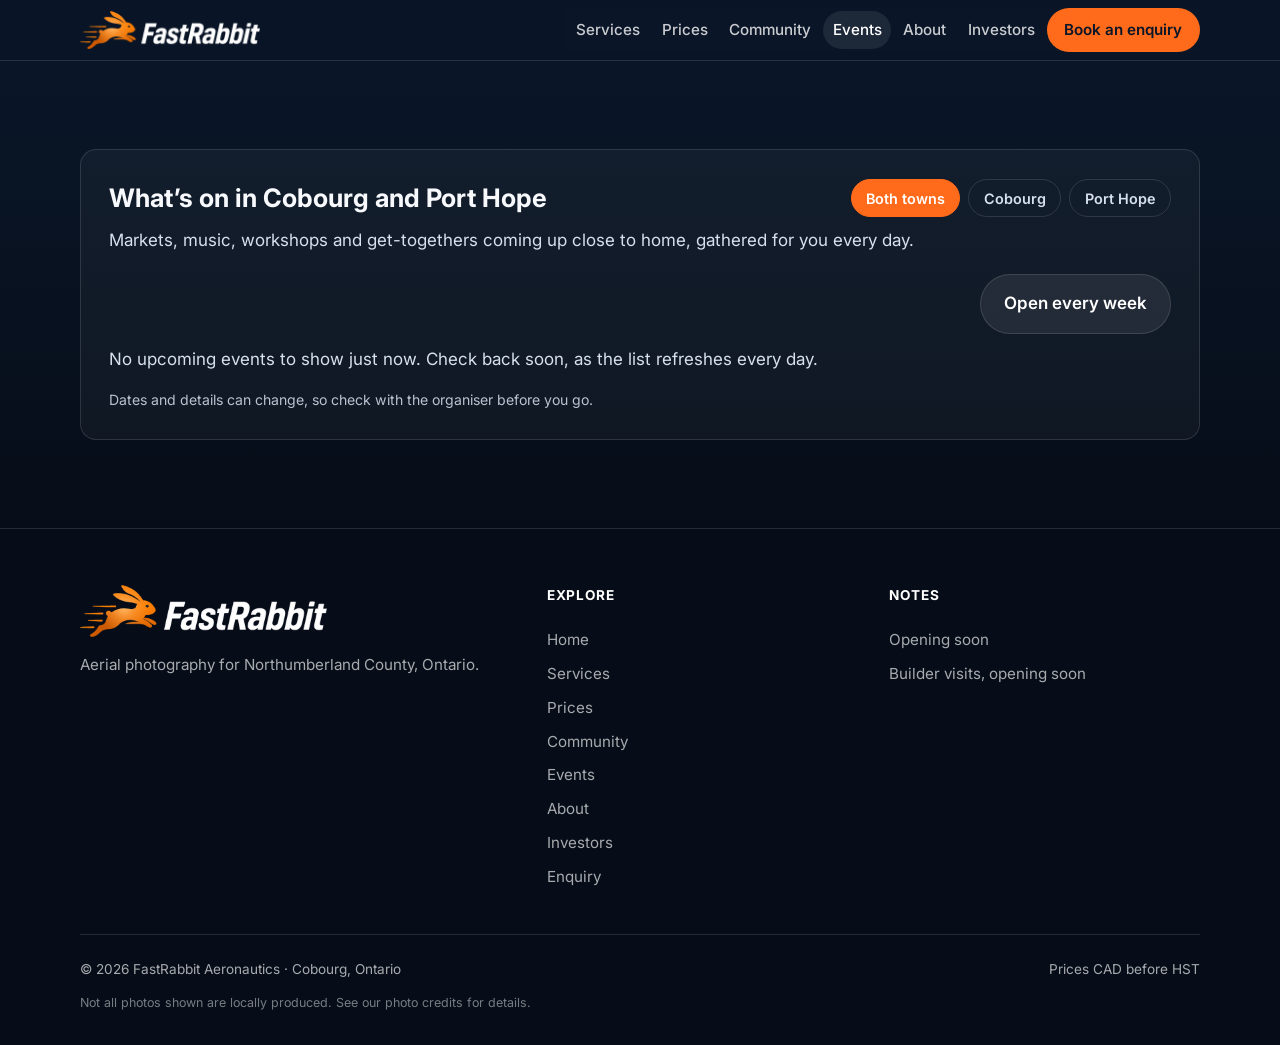
<file: events.html>
<!DOCTYPE html>
<html lang="en-CA">
<head>
  <meta charset="utf-8">
  <meta name="viewport" content="width=device-width, initial-scale=1">
  <title>What’s on in Cobourg and Port Hope — FastRabbit</title>
  <meta name="description" content="Markets, music, workshops and get-togethers coming up in Cobourg and Port Hope, gathered every day.">
  <meta name="robots" content="noindex, nofollow">
  <link rel="preconnect" href="https://fonts.googleapis.com">
  <link rel="preconnect" href="https://fonts.gstatic.com" crossorigin>
  <link href="https://fonts.googleapis.com/css2?family=Inter:wght@400;500;600;700;800&display=swap" rel="stylesheet">
  <link rel="stylesheet" href="assets/css/styles.css">
  <link rel="stylesheet" href="assets/css/split.css">
  <!-- Favicon: a crop of the rabbit mark from the banner logo, not a redraw. -->
  <link rel="icon" href="favicon.ico" sizes="any">
  <link rel="icon" href="assets/img/favicon-32.png" type="image/png" sizes="32x32">
  <link rel="apple-touch-icon" href="assets/img/apple-touch-icon.png" sizes="180x180">
</head>
<body>
  <a class="skip-link" href="#main">Skip to content</a>

  <header class="site-header">
    <div class="container nav">
                  <a class="logo" href="index.html" aria-label="FastRabbit home">
        <img class="logo-banner" src="assets/img/logo-shaded.png" srcset="assets/img/logo-shaded.png 1x, assets/img/logo-shaded@2x.png 2x" width="220" height="45" alt="FastRabbit">
      </a>
      <button class="nav-toggle" type="button" aria-expanded="false" aria-controls="primary-nav" aria-label="Menu">Menu</button>
      <nav id="primary-nav" class="nav-links" aria-label="Primary">
        <a href="services.html">Services</a>
        <a href="prices.html">Prices</a>
        <a href="community.html">Community</a>
        <a href="events.html" aria-current="page">Events</a>
        <a href="about.html">About</a>
        <a href="investors.html">Investors</a>
        <a class="nav-cta" href="about.html#book">Book an enquiry</a>
      </nav>
    </div>
  </header>

  <main id="main">
    <section class="section section-dark community events-page" aria-labelledby="events-heading">
      <div class="container">
        <div class="events-block" id="local-events" aria-labelledby="events-heading">
          <div class="events-head">
            <h2 id="events-heading">What’s on in Cobourg and Port Hope</h2>
            <div class="events-filter" role="group" aria-label="Filter by town">
              <button type="button" class="chip is-on" data-town="">Both towns</button>
              <button type="button" class="chip" data-town="Cobourg">Cobourg</button>
              <button type="button" class="chip" data-town="Port Hope">Port Hope</button>
            </div>
          </div>
          <div id="events-highlights" class="events-highlights" aria-live="polite" hidden></div>
          <p class="events-intro">Markets, music, workshops and get-togethers coming up close to home, gathered for you every day.</p>
          <p class="events-tools"><button type="button" class="btn btn-ghost events-open-all" id="events-open-all" aria-pressed="false" hidden>Open every week</button></p>
          <div id="events-list" class="events-weeks" data-group="week" aria-live="polite">
            <p class="events-empty">Loading local events…</p>
          </div>
          <p class="events-note">Dates and details can change, so check with the organiser before you go.</p>
        </div>
      </div>
    </section>
  </main>

  <footer class="site-footer">
    <div class="container">
      <div class="footer-grid">
        <div class="footer-brand">
                              <a class="logo" href="index.html">
            <img class="logo-banner" src="assets/img/logo-shaded.png" srcset="assets/img/logo-shaded.png 1x, assets/img/logo-shaded@2x.png 2x" width="260" height="54" alt="FastRabbit">
          </a>
          <p>Aerial photography for Northumberland County, Ontario.</p>
        </div>
        <div class="footer-col">
          <h4>Explore</h4>
          <a href="index.html">Home</a>
          <a href="services.html">Services</a>
          <a href="prices.html">Prices</a>
          <a href="community.html">Community</a>
          <a href="events.html">Events</a>
          <a href="about.html">About</a>
          <a href="investors.html">Investors</a>
          <a href="about.html#book">Enquiry</a>
        </div>
        <div class="footer-col">
          <h4>Notes</h4>
          <a href="about.html#book">Opening soon</a>
          <a href="services.html">Builder visits, opening soon</a>
        </div>
      </div>
      <div class="footer-bottom">
        <span>© <span id="y">2026</span> FastRabbit Aeronautics · Cobourg, Ontario</span>
        <span>Prices CAD before HST</span>
      </div>
      <p class="footer-fineprint">Not all photos shown are locally produced. See our <a href="credits.html">photo credits</a> for details.</p>
    </div>
  </footer>

  <script src="assets/js/main.js"></script>
  <script src="assets/js/community.js"></script>
</body>
</html>
</file>
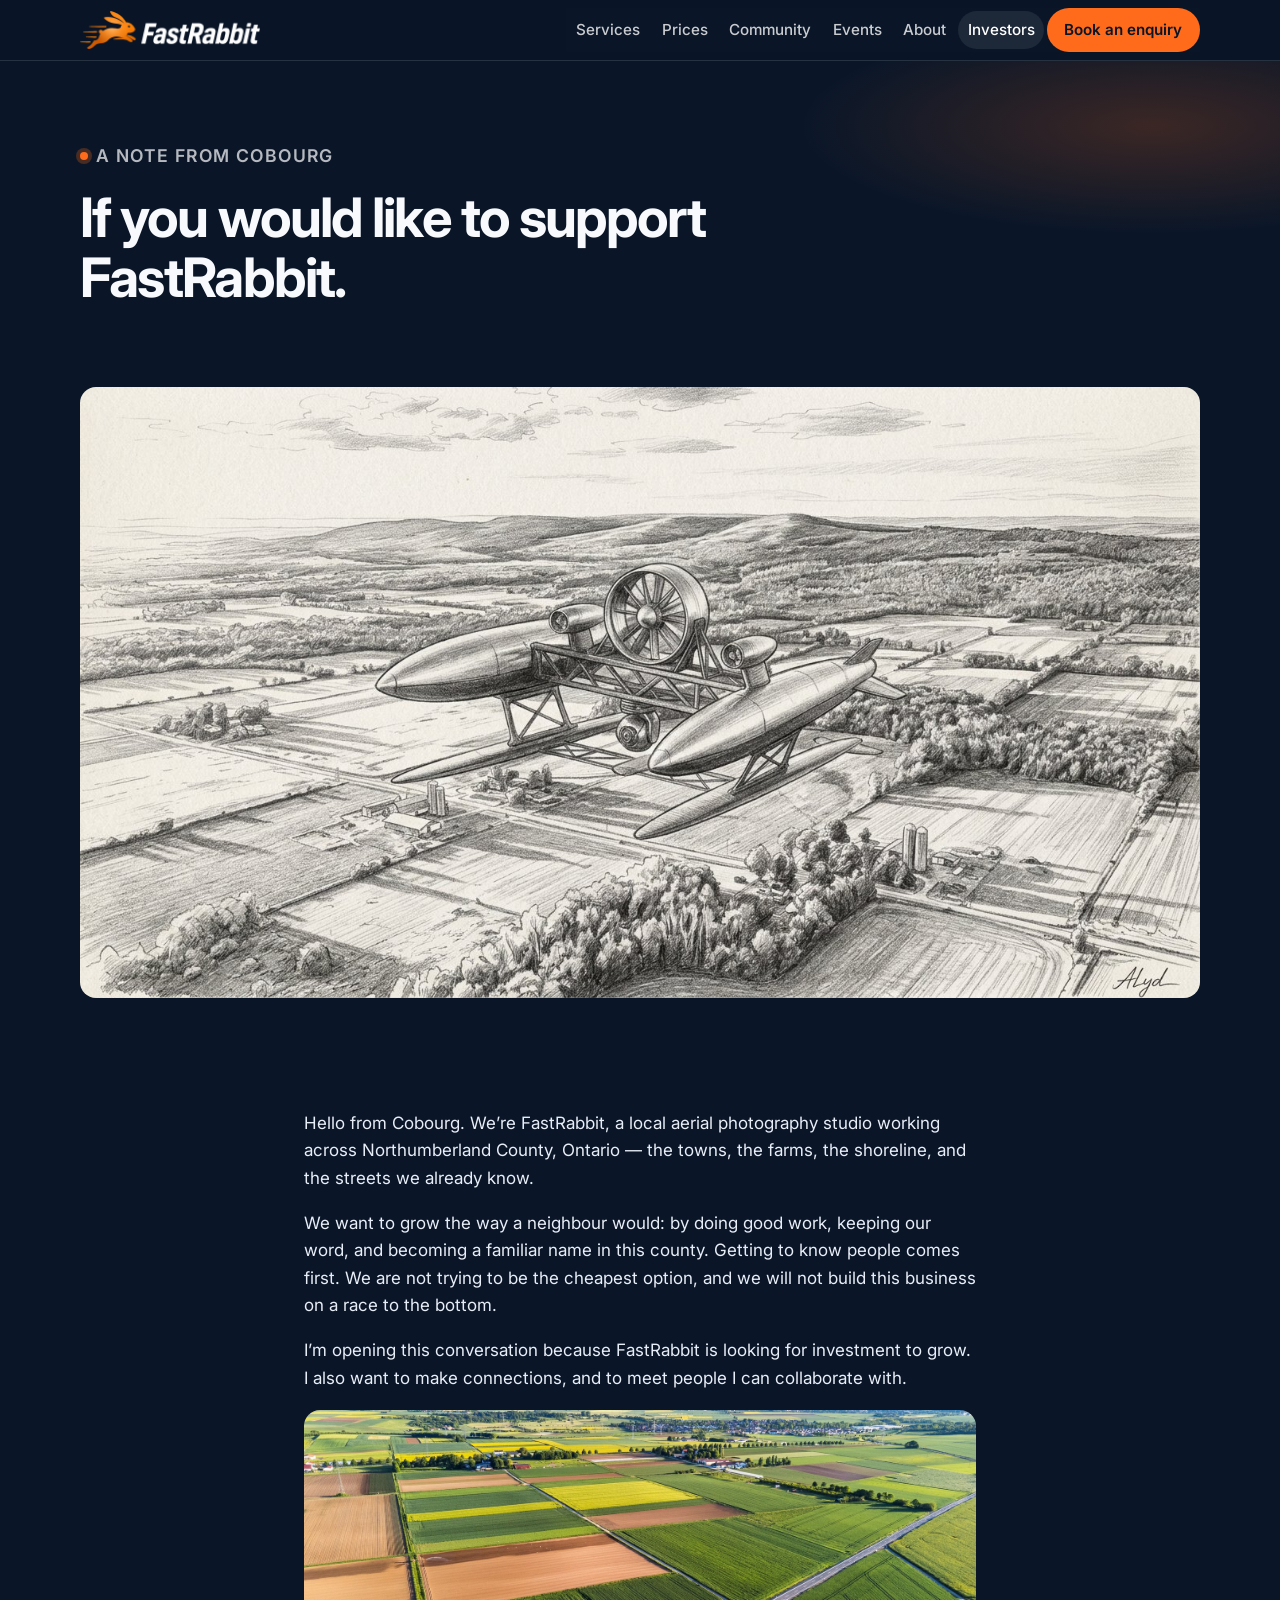
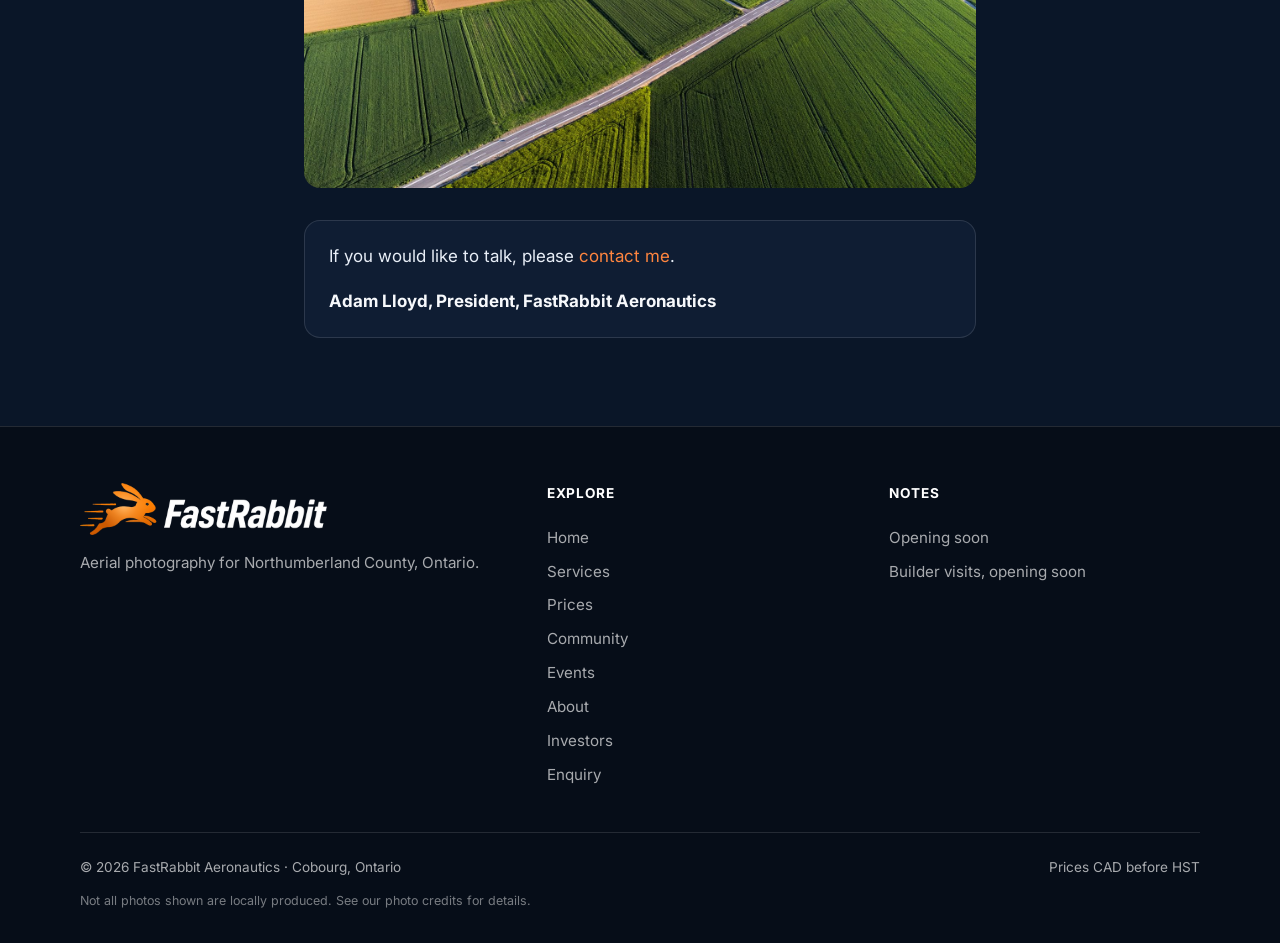
<file: investors.html>
<!DOCTYPE html>
<html lang="en-CA">
<head>
  <meta charset="utf-8">
  <meta name="viewport" content="width=device-width, initial-scale=1">
  <title>Investors — FastRabbit</title>
  <meta name="description" content="A note from Adam Lloyd for people who would like to support FastRabbit, or to meet and collaborate, in Northumberland County, Ontario.">
  <meta name="robots" content="noindex, nofollow">
  <link rel="preconnect" href="https://fonts.googleapis.com">
  <link rel="preconnect" href="https://fonts.gstatic.com" crossorigin>
  <link href="https://fonts.googleapis.com/css2?family=Inter:wght@400;500;600;700;800&display=swap" rel="stylesheet">
  <link rel="stylesheet" href="assets/css/styles.css">
  <link rel="stylesheet" href="assets/css/split.css">
  <style>
    .page-hero h1 { max-width: 22ch; }
    .letter { max-width: 42rem; }
    .letter p { margin: 0 0 1.15rem; }
    .investors-wide {
      padding: 0 0 1.5rem;
    }
    .investors-wide .img-link,
    .investors-wide img,
    .investors-farm .img-link,
    .investors-farm img {
      display: block;
      width: 100%;
      height: auto;
      border-radius: 16px;
    }
    .investors-farm { margin: 0.4rem 0 1.6rem; }
    .contact-block {
      margin-top: 2rem;
      padding: 1.35rem 1.5rem;
      background: #0f1d33;
      border: 1px solid rgba(255,255,255,0.12);
      border-radius: 16px;
    }
    .contact-block a { color: #ff853f; }
    .visually-hidden {
      position: absolute; width: 1px; height: 1px; padding: 0; margin: -1px;
      overflow: hidden; clip: rect(0,0,0,0); white-space: nowrap; border: 0;
    }
  </style>
  <!-- Favicon: a crop of the rabbit mark from the banner logo, not a redraw. -->
  <link rel="icon" href="favicon.ico" sizes="any">
  <link rel="icon" href="assets/img/favicon-32.png" type="image/png" sizes="32x32">
  <link rel="apple-touch-icon" href="assets/img/apple-touch-icon.png" sizes="180x180">
</head>
<body>
  <a class="skip-link" href="#main">Skip to content</a>

  <header class="site-header">
    <div class="container nav">
                  <a class="logo" href="index.html" aria-label="FastRabbit home">
        <img class="logo-banner" src="assets/img/logo-shaded.png" srcset="assets/img/logo-shaded.png 1x, assets/img/logo-shaded@2x.png 2x" width="220" height="45" alt="FastRabbit">
      </a>
      <button class="nav-toggle" type="button" aria-expanded="false" aria-controls="primary-nav" aria-label="Menu">Menu</button>
      <nav id="primary-nav" class="nav-links" aria-label="Primary">
        <a href="services.html">Services</a>
        <a href="prices.html">Prices</a>
        <a href="community.html">Community</a>
        <a href="events.html">Events</a>
        <a href="about.html">About</a>
        <a href="investors.html" aria-current="page">Investors</a>
        <a class="nav-cta" href="about.html#book">Book an enquiry</a>
      </nav>
    </div>
  </header>

  <main id="main">
    <section class="page-hero" aria-label="Introduction">
      <div class="container">
        <p class="eyebrow">A note from Cobourg</p>
        <h1>If you would like to support FastRabbit.</h1>
      </div>
    </section>

    <div class="container investors-wide">
      <a class="img-link" href="assets/img/full/investors-sketch.jpg" target="_blank" rel="noopener" aria-label="Open the full-size image"><img src="assets/img/investors-sketch.jpg" alt="Pencil sketch of a twin-hull aircraft with a ducted fan, flying low over farm fields, silos and rolling hills." width="1408" height="768"></a>
    </div>

    <section class="section" aria-labelledby="investors-heading">
      <div class="container letter">
        <h2 id="investors-heading" class="visually-hidden">A letter from FastRabbit</h2>
        <p>
          Hello from Cobourg. We’re FastRabbit, a local aerial photography studio working across Northumberland County, Ontario — the towns, the farms, the shoreline, and the streets we already know.
        </p>
        <p>
          We want to grow the way a neighbour would: by doing good work, keeping our word, and becoming a familiar name in this county. Getting to know people comes first. We are not trying to be the cheapest option, and we will not build this business on a race to the bottom.
        </p>
        <p>
          I’m opening this conversation because FastRabbit is looking for investment to grow. I also want to make connections, and to meet people I can collaborate with.
        </p>
        <figure class="investors-farm">
          <a class="img-link" href="assets/img/full/investors-farm.jpg" target="_blank" rel="noopener" aria-label="Open the full-size image"><img src="assets/img/investors-farm.jpg" alt="A country road running through sunlit farmland, seen from above." width="1600" height="900" loading="lazy"></a>
        </figure>
        <div class="contact-block">
          <p>
            If you would like to talk, please <a href="mailto:sales@fastrabbit.org">contact me</a>.
          </p>
          <p class="about-signoff" style="margin-bottom:0"><strong>Adam Lloyd, President, FastRabbit Aeronautics</strong></p>
        </div>
      </div>
    </section>
  </main>

  <footer class="site-footer">
    <div class="container">
      <div class="footer-grid">
        <div class="footer-brand">
                              <a class="logo" href="index.html">
            <img class="logo-banner" src="assets/img/logo-shaded.png" srcset="assets/img/logo-shaded.png 1x, assets/img/logo-shaded@2x.png 2x" width="260" height="54" alt="FastRabbit">
          </a>
          <p>Aerial photography for Northumberland County, Ontario.</p>
        </div>
        <div class="footer-col">
          <h4>Explore</h4>
          <a href="index.html">Home</a>
          <a href="services.html">Services</a>
          <a href="prices.html">Prices</a>
          <a href="community.html">Community</a>
          <a href="events.html">Events</a>
          <a href="about.html">About</a>
          <a href="investors.html">Investors</a>
          <a href="about.html#book">Enquiry</a>
        </div>
        <div class="footer-col">
          <h4>Notes</h4>
          <a href="about.html#book">Opening soon</a>
          <a href="services.html">Builder visits, opening soon</a>
        </div>
      </div>
      <div class="footer-bottom">
        <span>© <span id="y">2026</span> FastRabbit Aeronautics · Cobourg, Ontario</span>
        <span>Prices CAD before HST</span>
      </div>
      <p class="footer-fineprint">Not all photos shown are locally produced. See our <a href="credits.html">photo credits</a> for details.</p>
    </div>
  </footer>
  <script src="assets/js/main.js"></script>
</body>
</html>
</file>
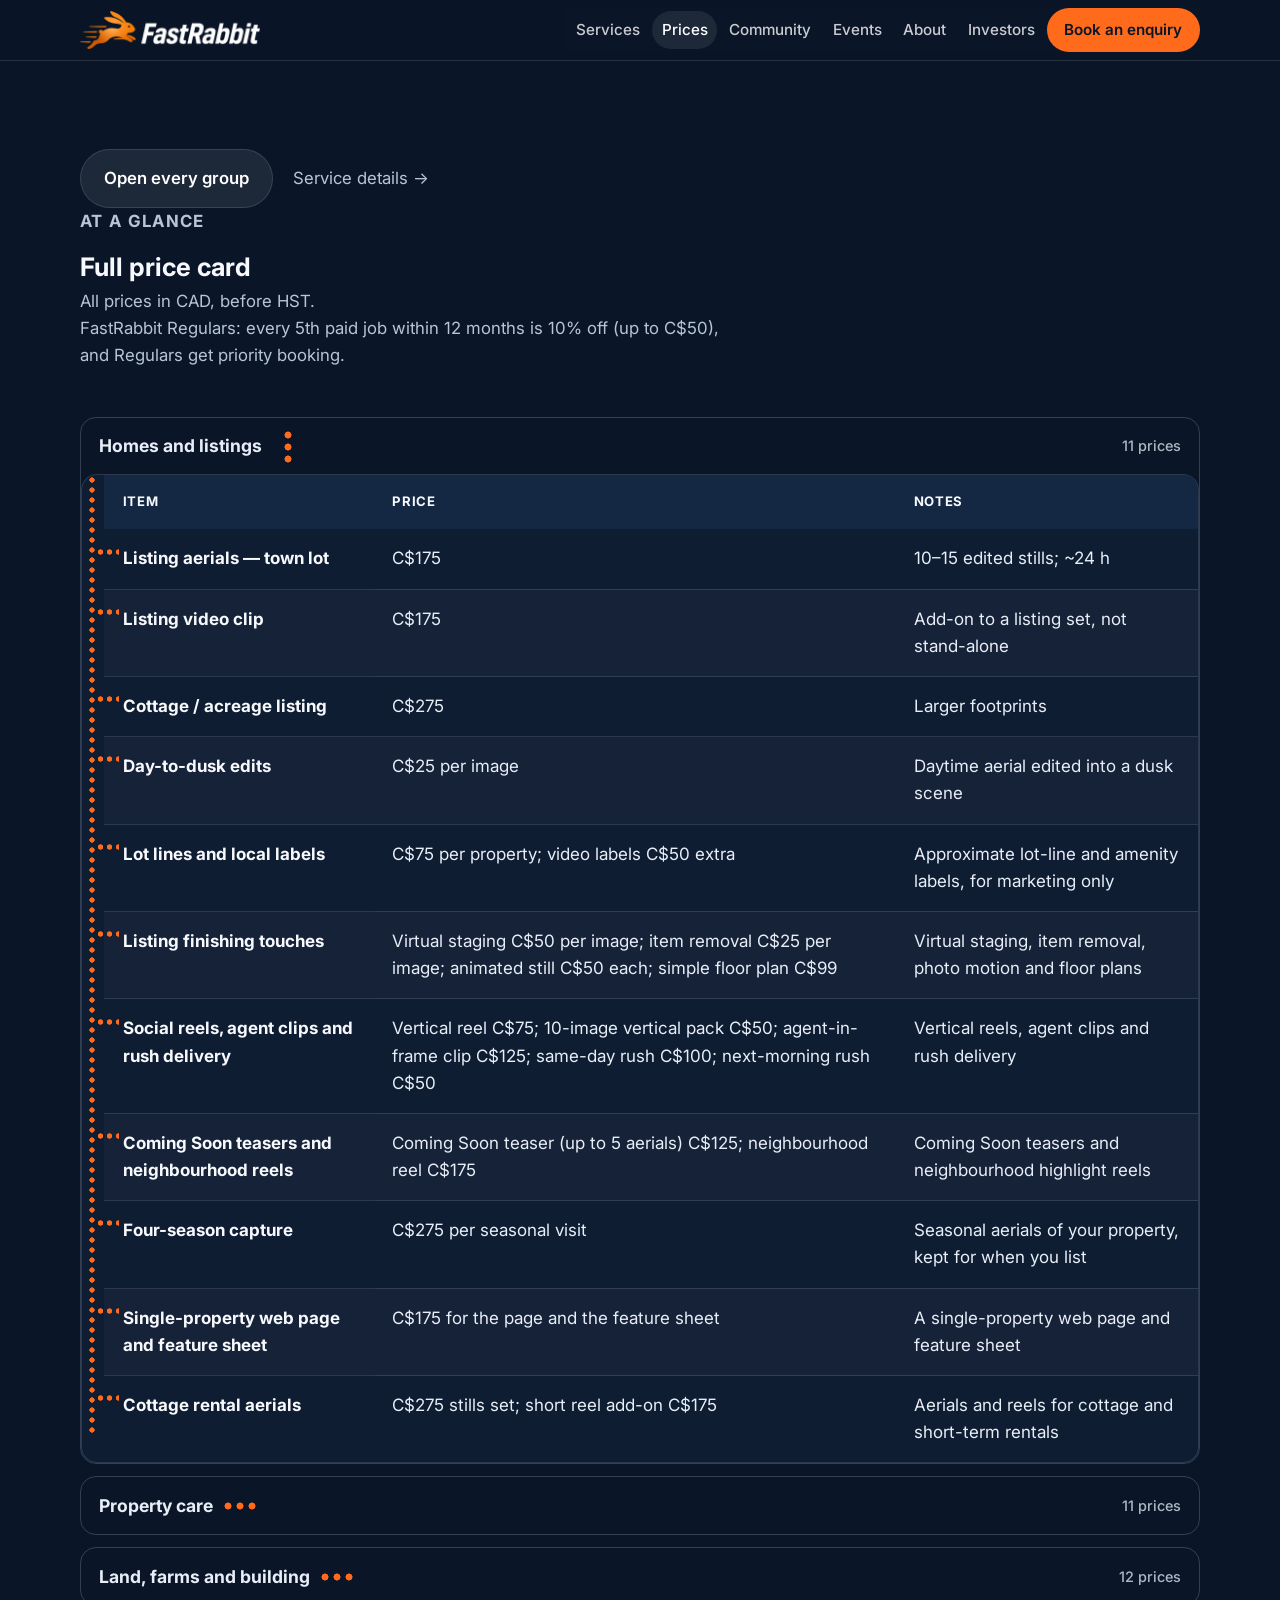
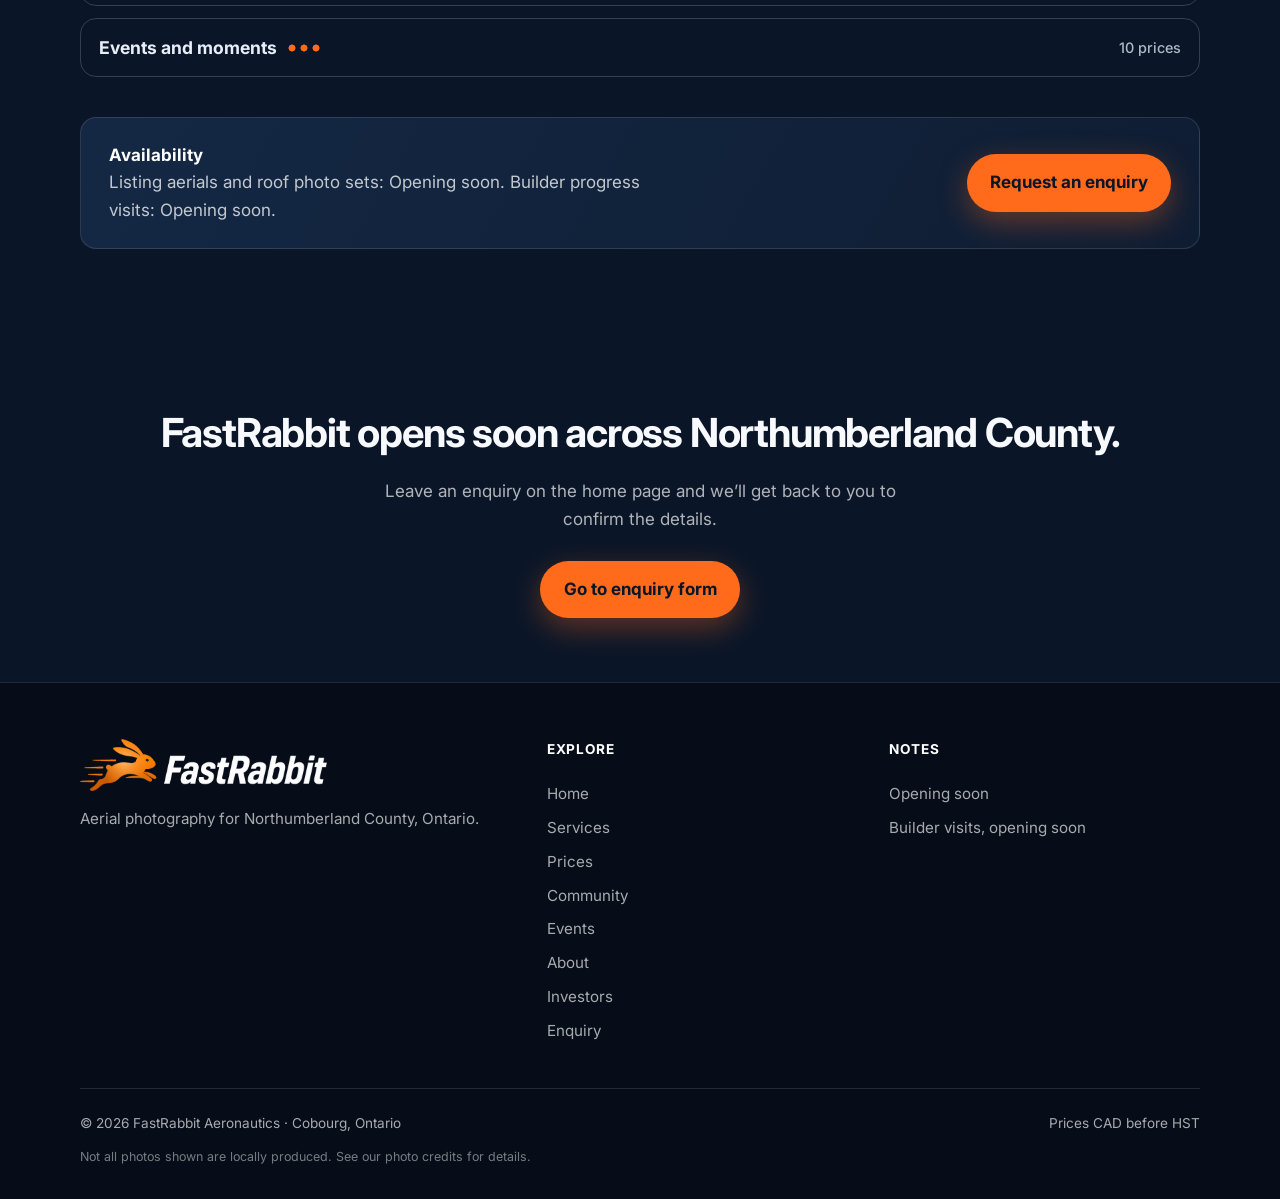
<file: prices.html>
<!DOCTYPE html>
<html lang="en-CA">
<head>
  <meta charset="utf-8">
  <meta name="viewport" content="width=device-width, initial-scale=1">
  <title>Prices — FastRabbit</title>
  <meta name="description" content="Every FastRabbit price on one page, in CAD before HST.">
  <meta name="robots" content="noindex, nofollow">
  <link rel="preconnect" href="https://fonts.googleapis.com">
  <link rel="preconnect" href="https://fonts.gstatic.com" crossorigin>
  <link href="https://fonts.googleapis.com/css2?family=Inter:wght@400;500;600;700;800&display=swap" rel="stylesheet">
  <link rel="stylesheet" href="assets/css/styles.css">
  <link rel="stylesheet" href="assets/css/split.css">
  <!-- Favicon: a crop of the rabbit mark from the banner logo, not a redraw. -->
  <link rel="icon" href="favicon.ico" sizes="any">
  <link rel="icon" href="assets/img/favicon-32.png" type="image/png" sizes="32x32">
  <link rel="apple-touch-icon" href="assets/img/apple-touch-icon.png" sizes="180x180">
</head>
<body>
  <a class="skip-link" href="#main">Skip to content</a>

  <header class="site-header">
    <div class="container nav">
                  <a class="logo" href="index.html" aria-label="FastRabbit home">
        <img class="logo-banner" src="assets/img/logo-shaded.png" srcset="assets/img/logo-shaded.png 1x, assets/img/logo-shaded@2x.png 2x" width="220" height="45" alt="FastRabbit">
      </a>
      <button class="nav-toggle" type="button" aria-expanded="false" aria-controls="primary-nav" aria-label="Menu">Menu</button>
      <nav id="primary-nav" class="nav-links" aria-label="Primary">
        <a href="services.html">Services</a>
        <a href="prices.html" aria-current="page">Prices</a>
        <a href="community.html">Community</a>
        <a href="events.html">Events</a>
        <a href="about.html">About</a>
        <a href="investors.html">Investors</a>
        <a class="nav-cta" href="about.html#book">Book an enquiry</a>
      </nav>
    </div>
  </header>

  <main id="main">
    <!-- Full price table -->
    <section class="section" id="price-card-page" aria-labelledby="table-h">
      <div class="container">
        <div class="section-head"><p class="price-tools"><button type="button" class="btn btn-ghost" id="price-open-all" aria-pressed="false">Open every group</button> <a href="services.html">Service details →</a></p>
          <p class="section-kicker">At a glance</p>
          <h1 id="table-h">Full price card</h1>
          <p>All prices in CAD, before HST.</p>
          <p>FastRabbit Regulars: every 5th paid job within 12 months is 10% off (up to C$50), and Regulars get priority booking.</p>
        </div>
        <details class="price-group" id="prices-homes" open>
          <summary><span>Homes and listings</span><span class="price-group-count">11 prices</span></summary>
          <div class="pricing-table-wrap">
          <table class="pricing-table">
            <thead>
              <tr>
                <th scope="col">Item</th>
                <th scope="col">Price</th>
                <th scope="col">Notes</th>
              </tr>
            </thead>
            <tbody>
              <tr>
                <td><strong>Listing aerials — town lot</strong></td>
                <td>C$175</td>
                <td>10–15 edited stills; ~24&nbsp;h</td>
              </tr>
              <tr>
                <td><strong>Listing video clip</strong></td>
                <td>C$175</td>
                <td>Add-on to a listing set, not stand-alone</td>
              </tr>
              <tr>
                <td><strong>Cottage / acreage listing</strong></td>
                <td>C$275</td>
                <td>Larger footprints</td>
              </tr>
              <tr>
                <td><strong>Day-to-dusk edits</strong></td>
                <td>C$25 per image</td>
                <td>Daytime aerial edited into a dusk scene</td>
              </tr>
              <tr>
                <td><strong>Lot lines and local labels</strong></td>
                <td>C$75 per property; video labels C$50 extra</td>
                <td>Approximate lot-line and amenity labels, for marketing only</td>
              </tr>
              <tr>
                <td><strong>Listing finishing touches</strong></td>
                <td>Virtual staging C$50 per image; item removal C$25 per image; animated still C$50 each; simple floor plan C$99</td>
                <td>Virtual staging, item removal, photo motion and floor plans</td>
              </tr>
              <tr>
                <td><strong>Social reels, agent clips and rush delivery</strong></td>
                <td>Vertical reel C$75; 10-image vertical pack C$50; agent-in-frame clip C$125; same-day rush C$100; next-morning rush C$50</td>
                <td>Vertical reels, agent clips and rush delivery</td>
              </tr>
              <tr>
                <td><strong>Coming Soon teasers and neighbourhood reels</strong></td>
                <td>Coming Soon teaser (up to 5 aerials) C$125; neighbourhood reel C$175</td>
                <td>Coming Soon teasers and neighbourhood highlight reels</td>
              </tr>
              <tr>
                <td><strong>Four-season capture</strong></td>
                <td>C$275 per seasonal visit</td>
                <td>Seasonal aerials of your property, kept for when you list</td>
              </tr>
              <tr>
                <td><strong>Single-property web page and feature sheet</strong></td>
                <td>C$175 for the page and the feature sheet</td>
                <td>A single-property web page and feature sheet</td>
              </tr>
              <tr>
                <td><strong>Cottage rental aerials</strong></td>
                <td>C$275 stills set; short reel add-on C$175</td>
                <td>Aerials and reels for cottage and short-term rentals</td>
              </tr>
            </tbody>
          </table>
          </div>
        </details>
        <details class="price-group" id="prices-care">
          <summary><span>Property care</span><span class="price-group-count">11 prices</span></summary>
          <div class="pricing-table-wrap">
          <table class="pricing-table">
            <thead>
              <tr>
                <th scope="col">Item</th>
                <th scope="col">Price</th>
                <th scope="col">Notes</th>
              </tr>
            </thead>
            <tbody>
              <tr>
                <td><strong>Roof photo sets</strong></td>
                <td>C$99</td>
                <td>Visual condition photos only, not a report on condition or safety; close-ups included</td>
              </tr>
              <tr>
                <td><strong>Property checks</strong></td>
                <td>C$129 town lot or cottage; C$199 large acreage or farm</td>
                <td>Your own property, at times you set</td>
              </tr>
              <tr>
                <td><strong>After the Storm</strong></td>
                <td>C$175 per visit</td>
                <td>Dated stills of your own property for your records</td>
              </tr>
              <tr>
                <td><strong>Close-up roof and chimney photos</strong></td>
                <td>C$85</td>
                <td>You decide what they mean; we take the pictures. C$85 per visit (included in the C$99 roof set).</td>
              </tr>
              <tr>
                <td><strong>Scheduled Condition Photos</strong></td>
                <td>C$109 a month (one visit a month)</td>
                <td>Dated exterior and roof photos of homes you own or manage</td>
              </tr>
              <tr>
                <td><strong>Before-you-buy roof photos</strong></td>
                <td>C$99</td>
                <td>Visual roof photos for buyers and warranty records</td>
              </tr>
              <tr>
                <td><strong>Ice-dam and eavestrough photos</strong></td>
                <td>C$99</td>
                <td>Visual ice-dam and eavestrough photos of your own roof</td>
              </tr>
              <tr>
                <td><strong>Solar-panel photos</strong></td>
                <td>C$99; included when the panels are on a roof booked as a C$99 roof set</td>
                <td>Visual photos of debris, nests and cracks on your own panels</td>
              </tr>
              <tr>
                <td><strong>Building and facade photos</strong></td>
                <td>C$175 for one house or low-rise building; larger sites priced to the site</td>
                <td>Visual facade and roofline photos of low-rise buildings</td>
              </tr>
              <tr>
                <td><strong>Shoreline and waterfront photos</strong></td>
                <td>C$175 per visit</td>
                <td>Seasonal and after-storm shoreline and waterfront photos</td>
              </tr>
              <tr>
                <td><strong>Storm and restoration photos for contractors</strong></td>
                <td>C$175 per address per visit; each extra address on the same outing C$99</td>
                <td>Date-stamped damage and repair-progress photos, with occupier consent</td>
              </tr>
            </tbody>
          </table>
          </div>
        </details>
        <details class="price-group" id="prices-land">
          <summary><span>Land, farms and building</span><span class="price-group-count">12 prices</span></summary>
          <div class="pricing-table-wrap">
          <table class="pricing-table">
            <thead>
              <tr>
                <th scope="col">Item</th>
                <th scope="col">Price</th>
                <th scope="col">Notes</th>
              </tr>
            </thead>
            <tbody>
              <tr>
                <td><strong>Builder progress visits</strong></td>
                <td>C$250 per visit, or C$300 a month for 2 visits</td>
                <td>Opening soon; not offered in winter</td>
              </tr>
              <tr>
                <td><strong>Construction progress records and handover films</strong></td>
                <td>Progress visits C$250, or C$300 a month for 2; handover film C$350, or C$175 cut from photos already taken</td>
                <td>Dated progress photos, draw-ready records and a handover film</td>
              </tr>
              <tr>
                <td><strong>Before-and-after work photos</strong></td>
                <td>C$99 per visit for a roof or small job; C$175 per visit for a wider property view</td>
                <td>Dated pre-work and completion photos of your own property</td>
              </tr>
              <tr>
                <td><strong>Overhead site maps and 3D models</strong></td>
                <td>From C$350 for a town lot or small site; rough 3D model add-on C$150; farms and large sites priced to the site</td>
                <td>Approximate stitched site picture or 3D model, for records and marketing</td>
              </tr>
              <tr>
                <td><strong>360° aerial panoramas</strong></td>
                <td>C$99 add-on to a booked visit; C$175 on its own</td>
                <td>A full 360° stitched view from above your property</td>
              </tr>
              <tr>
                <td><strong>Farm and field photos</strong></td>
                <td>C$199 documentation record; C$225 fuller stills set</td>
                <td>Farm and land overviews and visual field photos</td>
              </tr>
              <tr>
                <td><strong>Cleared-lot proof photos</strong></td>
                <td>C$99 per lot; each extra lot on the same round C$75</td>
                <td>Dated proof-of-service photos of lots you cleared</td>
              </tr>
              <tr>
                <td><strong>Trades showcase</strong></td>
                <td>C$175 per finished-job visit; short reel add-on C$175; C$300 a month for 2 visits</td>
                <td>Regular photos and reels for local trades</td>
              </tr>
              <tr>
                <td><strong>Facility, yard and inventory films</strong></td>
                <td>From C$350 for stills and a short film of one yard or plant</td>
                <td>Facility, yard, hiring and lot inventory photos of your own site</td>
              </tr>
              <tr>
                <td><strong>Architectural and commercial stills</strong></td>
                <td>From C$350 for one building, with commercial usage rights</td>
                <td>Aerial stills of buildings, with usage rights</td>
              </tr>
              <tr>
                <td><strong>Scheduled site photos for towns and businesses</strong></td>
                <td>C$175 per site visit; C$300 a month for 2 visits; vacant-building records C$129, or C$199 for a large site</td>
                <td>Scheduled photos of client sites; exterior vacant-building records</td>
              </tr>
              <tr>
                <td><strong>Sign and billboard proof photos</strong></td>
                <td>C$99 per location</td>
                <td>Dated photos of your billboards and sign installs</td>
              </tr>
            </tbody>
          </table>
          </div>
        </details>
        <details class="price-group" id="prices-events">
          <summary><span>Events and moments</span><span class="price-group-count">10 prices</span></summary>
          <div class="pricing-table-wrap">
          <table class="pricing-table">
            <thead>
              <tr>
                <th scope="col">Item</th>
                <th scope="col">Price</th>
                <th scope="col">Notes</th>
              </tr>
            </thead>
            <tbody>
              <tr>
                <td><strong>Private Gatherings</strong></td>
                <td>C$350 per gathering</td>
                <td>Private, invitation-only events on the host’s property</td>
              </tr>
              <tr>
                <td><strong>Pet Find</strong></td>
                <td>C$125</td>
                <td>Daytime search for a lost dog, only over land where we have permission</td>
              </tr>
              <tr>
                <td><strong>4K video add-on</strong></td>
                <td>C$200 with any service; C$50 to deliver a booked C$175 listing clip in 4K</td>
                <td>4K video add-on, available with any service</td>
              </tr>
              <tr>
                <td><strong>Night beauty shots</strong></td>
                <td>C$125 as a same-visit add-on; C$200 on its own</td>
                <td>Outside views of homes and buildings after dark, by arrangement</td>
              </tr>
              <tr>
                <td><strong>Live view from above</strong></td>
                <td>C$40 with a booked visit</td>
                <td>Live view of your own property for you or your adjuster</td>
              </tr>
              <tr>
                <td><strong>Boat-for-sale and marina aerials</strong></td>
                <td>C$175 for one boat; marina stills from C$275; short reel add-on C$175</td>
                <td>Boats at the dock or at anchor, and marina aerials</td>
              </tr>
              <tr>
                <td><strong>Golf course, campground and resort flyovers</strong></td>
                <td>From C$450 for an early-morning stills overview</td>
                <td>Early-morning marketing flyovers of your own grounds</td>
              </tr>
              <tr>
                <td><strong>Location scouting footage</strong></td>
                <td>From C$350 for a half-day package of up to 3 locations</td>
                <td>Scouting stills and reels for productions</td>
              </tr>
              <tr>
                <td><strong>Prints and stock footage</strong></td>
                <td>Prints from C$45 (11×14) and from C$120 (24×36); stock stills from C$75; stock clips from C$150</td>
                <td>Prints and stock footage of the county</td>
              </tr>
              <tr>
                <td><strong>Workshops for senior high school students</strong></td>
                <td>First talk free; more sessions by arrangement</td>
                <td>Talks for senior high school students; the first one is free</td>
              </tr>
            </tbody>
          </table>
          </div>
        </details>

        <div class="availability-banner">
          <div>
            <strong>Availability</strong>
            <p>Listing aerials and roof photo sets: Opening soon. Builder progress visits: Opening soon.</p>
          </div>
          <a class="btn btn-primary" href="about.html#book">Request an enquiry</a>
        </div>
      </div>
    </section>

    <section class="cta-band" aria-label="Next step">
      <div class="container">
        <h2>FastRabbit opens soon across Northumberland County.</h2>
        <p>Leave an enquiry on the home page and we’ll get back to you to confirm the details.</p>
        <a class="btn btn-primary" href="about.html#book">Go to enquiry form</a>
      </div>
    </section>
  </main>

  <footer class="site-footer">
    <div class="container">
      <div class="footer-grid">
        <div class="footer-brand">
                              <a class="logo" href="index.html">
            <img class="logo-banner" src="assets/img/logo-shaded.png" srcset="assets/img/logo-shaded.png 1x, assets/img/logo-shaded@2x.png 2x" width="260" height="54" alt="FastRabbit">
          </a>
          <p>Aerial photography for Northumberland County, Ontario.</p>
        </div>
        <div class="footer-col">
          <h4>Explore</h4>
          <a href="index.html">Home</a>
          <a href="services.html">Services</a>
          <a href="prices.html">Prices</a>
          <a href="community.html">Community</a>
          <a href="events.html">Events</a>
          <a href="about.html">About</a>
          <a href="investors.html">Investors</a>
          <a href="about.html#book">Enquiry</a>
        </div>
        <div class="footer-col">
          <h4>Notes</h4>
          <a href="about.html#book">Opening soon</a>
          <a href="services.html">Builder visits, opening soon</a>
        </div>
      </div>
      <div class="footer-bottom">
        <span>© <span id="y">2026</span> FastRabbit Aeronautics · Cobourg, Ontario</span>
        <span>Prices CAD before HST</span>
      </div>
      <p class="footer-fineprint">Not all photos shown are locally produced. See our <a href="credits.html">photo credits</a> for details.</p>
    </div>
  </footer>

  <script src="assets/js/main.js"></script>
  <script src="assets/js/groups.js"></script>
</body>
</html>
</file>
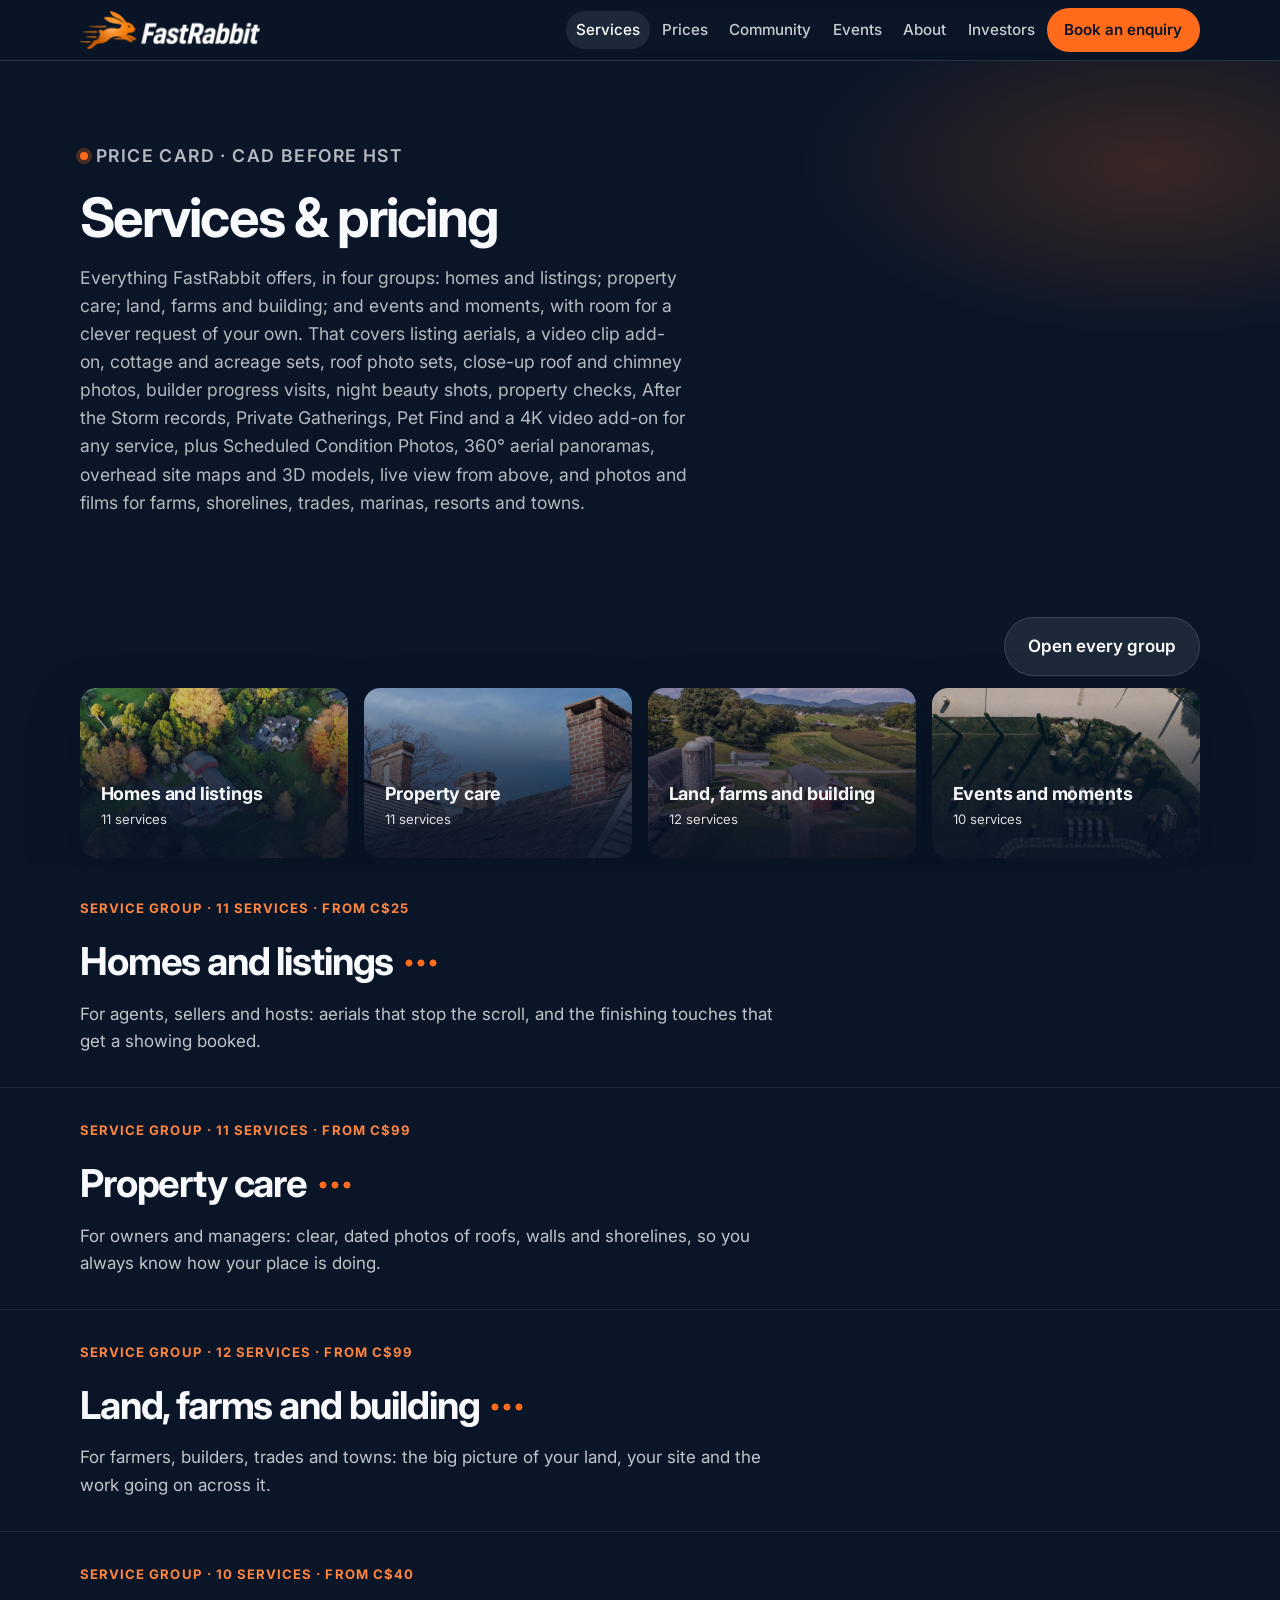
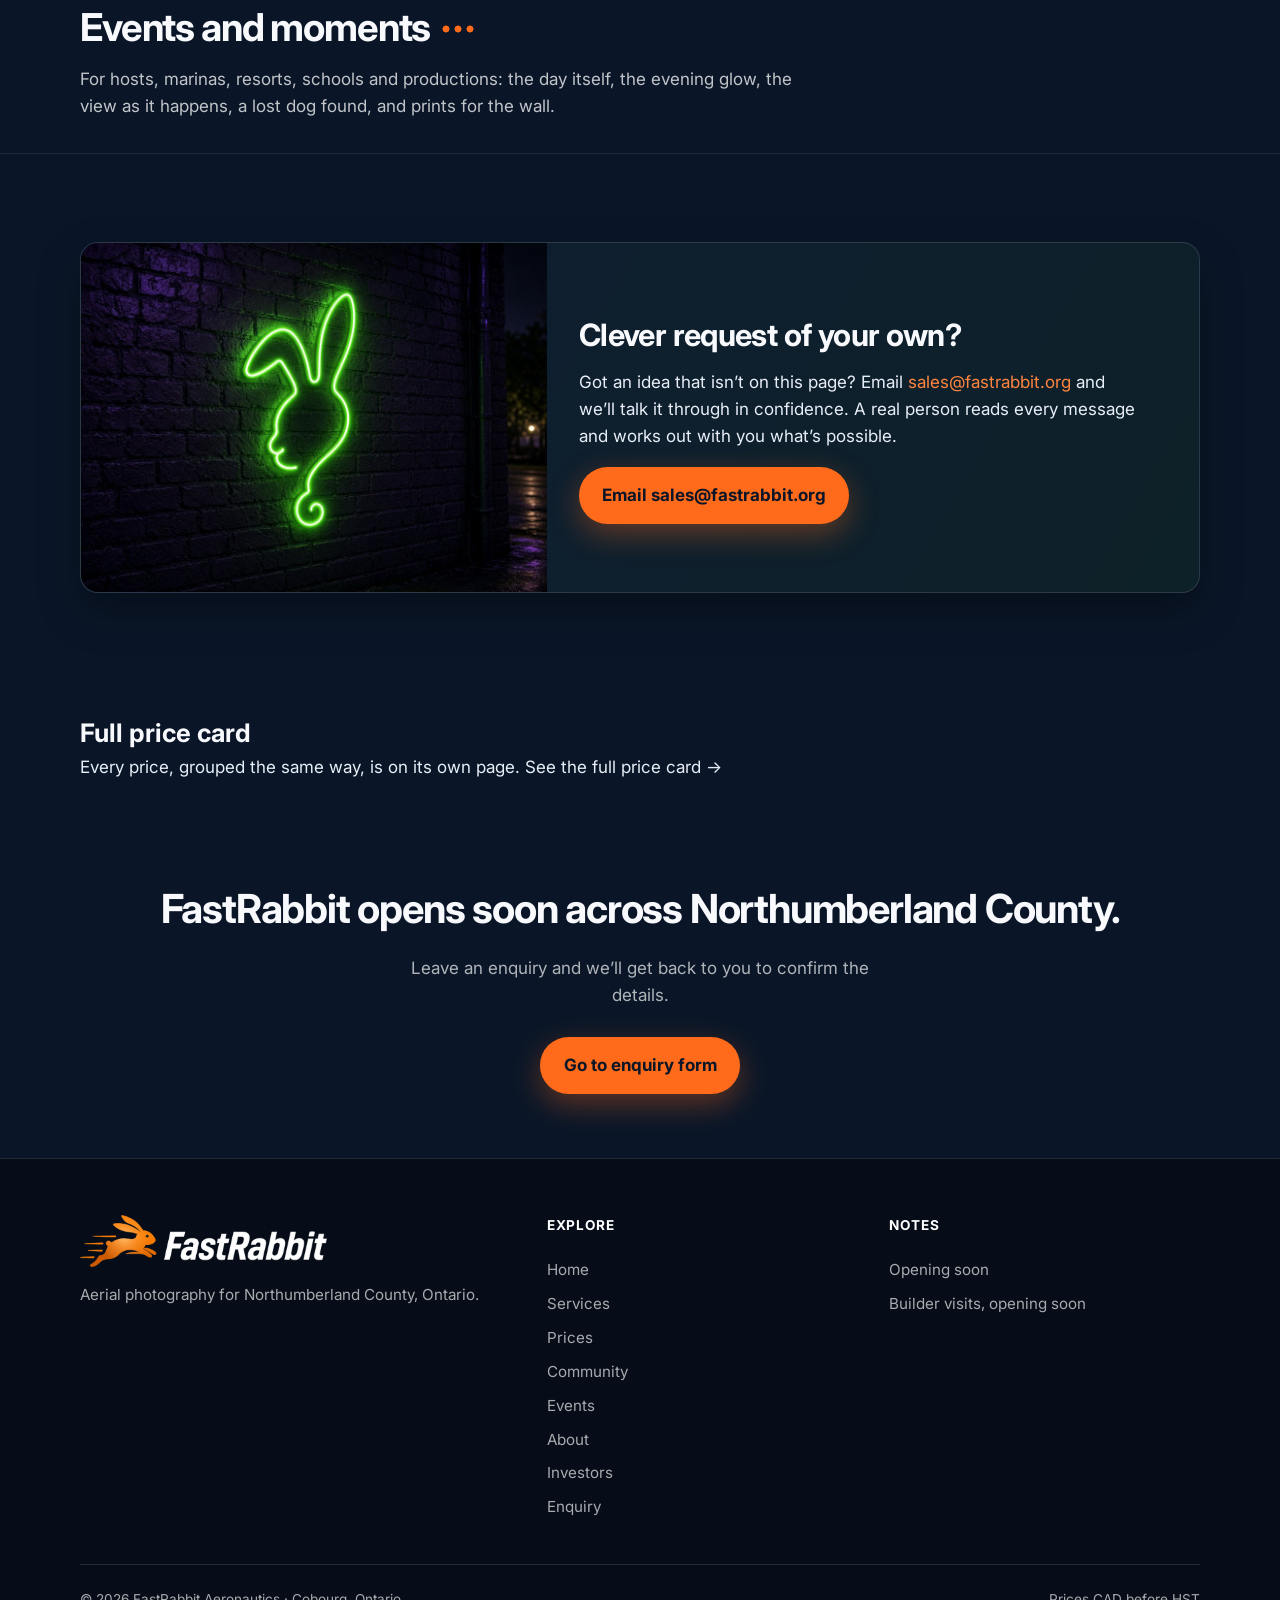
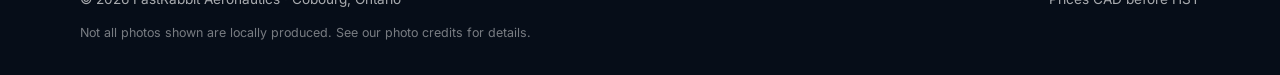
<file: services.html>
<!DOCTYPE html>
<html lang="en-CA">
<head>
  <meta charset="utf-8">
  <meta name="viewport" content="width=device-width, initial-scale=1">
  <title>Services &amp; pricing — FastRabbit</title>
  <meta name="description" content="FastRabbit price card: listing aerials, video clip add-on, cottage/acreage listings, roof photo sets, and builder progress visits. CAD before HST.">
  <meta name="robots" content="noindex, nofollow">
  <link rel="preconnect" href="https://fonts.googleapis.com">
  <link rel="preconnect" href="https://fonts.gstatic.com" crossorigin>
  <link href="https://fonts.googleapis.com/css2?family=Inter:wght@400;500;600;700;800&display=swap" rel="stylesheet">
  <link rel="stylesheet" href="assets/css/styles.css">
  <link rel="stylesheet" href="assets/css/split.css">
  <script>(function(){if(location.hash==="#price-card"||location.hash==="#table-h")location.replace("prices.html");})();</script>
  <!-- Favicon: a crop of the rabbit mark from the banner logo, not a redraw. -->
  <link rel="icon" href="favicon.ico" sizes="any">
  <link rel="icon" href="assets/img/favicon-32.png" type="image/png" sizes="32x32">
  <link rel="apple-touch-icon" href="assets/img/apple-touch-icon.png" sizes="180x180">
</head>
<body>
  <a class="skip-link" href="#main">Skip to content</a>

  <header class="site-header">
    <div class="container nav">
                  <a class="logo" href="index.html" aria-label="FastRabbit home">
        <img class="logo-banner" src="assets/img/logo-shaded.png" srcset="assets/img/logo-shaded.png 1x, assets/img/logo-shaded@2x.png 2x" width="220" height="45" alt="FastRabbit">
      </a>
      <button class="nav-toggle" type="button" aria-expanded="false" aria-controls="primary-nav" aria-label="Menu">Menu</button>
      <nav id="primary-nav" class="nav-links" aria-label="Primary">
        <a href="services.html" aria-current="page">Services</a>
        <a href="prices.html">Prices</a>
        <a href="community.html">Community</a>
        <a href="events.html">Events</a>
        <a href="about.html">About</a>
        <a href="investors.html">Investors</a>
        <a class="nav-cta" href="about.html#book">Book an enquiry</a>
      </nav>
    </div>
  </header>

  <main id="main">
    <section class="page-hero">
      <div class="container">
        <p class="eyebrow">Price card · CAD before HST</p>
        <h1>Services &amp; pricing</h1>
        <p>
          Everything FastRabbit offers, in four groups: homes and listings; property care; land, farms and building; and events and moments, with room for a clever request of your own. That covers listing aerials, a video clip add-on, cottage and acreage sets, roof photo sets, close-up roof and chimney photos, builder progress visits, night beauty shots, property checks, After the Storm records, Private Gatherings, Pet Find and a 4K video add-on for any service, plus Scheduled Condition Photos, 360° aerial panoramas, overhead site maps and 3D models, live view from above, and photos and films for farms, shorelines, trades, marinas, resorts and towns.
        </p>
      </div>
    </section>

    <nav class="section group-nav" aria-label="Service groups">
      <div class="container group-tools"><button type="button" class="btn btn-ghost" id="svc-open-all" aria-pressed="false">Open every group</button></div>
      <div class="container">
        <div class="group-tiles">
          <a class="group-tile" href="#grp-homes" style="background-image:linear-gradient(to top, rgba(8,18,38,0.9) 15%, rgba(8,18,38,0.62) 55%, rgba(8,18,38,0.2) 92%), url('assets/img/listing-autumn.jpg')">
            <strong>Homes and listings</strong>
            <span>11 services</span>
          </a>
          <a class="group-tile" href="#grp-care" style="background-image:linear-gradient(to top, rgba(8,18,38,0.9) 15%, rgba(8,18,38,0.62) 55%, rgba(8,18,38,0.2) 92%), url('assets/img/roof-chimney.jpg')">
            <strong>Property care</strong>
            <span>11 services</span>
          </a>
          <a class="group-tile" href="#grp-land" style="background-image:linear-gradient(to top, rgba(8,18,38,0.9) 15%, rgba(8,18,38,0.62) 55%, rgba(8,18,38,0.2) 92%), url('assets/img/farm.jpg')">
            <strong>Land, farms and building</strong>
            <span>12 services</span>
          </a>
          <a class="group-tile" href="#grp-events" style="background-image:linear-gradient(to top, rgba(8,18,38,0.9) 15%, rgba(8,18,38,0.62) 55%, rgba(8,18,38,0.2) 92%), url('assets/img/private-gathering.jpg')">
            <strong>Events and moments</strong>
            <span>10 services</span>
          </a>
        </div>
      </div>
    </nav>

    <!-- Group: Homes and listings -->
    <details class="svc-group" id="grp-homes">
      <summary class="section section-dark group-band">
        <div class="container">
          <p class="section-kicker">Service group · 11 services · from C$25</p>
          <h2 id="grp-homes-h">Homes and listings</h2>
          <p>For agents, sellers and hosts: aerials that stop the scroll, and the finishing touches that get a showing booked.</p>
          <span class="svc-group-cue" aria-hidden="true"></span>
        </div>
      </summary>
    <!-- Group: Homes and listings -->

    <!-- Listing aerials -->
    <section class="section section-alt service-detail" id="listing-aerials" aria-labelledby="listing-h">
      <div class="container service-detail-grid">
        <div>
          <span class="pill">Leads winter · Opening soon</span>
          <span class="record-tag">Free flight record included</span>
          <h2 id="listing-h">Listing aerials — town lot</h2>
          <p class="lede">
            10–15 edited stills, approximate lot lines, optional clip. Typical delivery about 24 hours. Built for MLS-style listing packages across Northumberland County, Ontario.
          </p>
          <ul class="include-list">
            <li>10–15 edited stills from planned angles</li>
            <li>Approximate lot lines (visual guide, not a legal boundary)</li>
            <li>Optional listing video clip add-on</li>
            <li>~24-hour turnaround after the flight</li>
          </ul>
        </div>
        <aside class="price-panel">
          <p class="panel-label">Pricing</p>
          <div class="price-row">
            <span class="label">Price</span>
            <span class="value">C$175<span class="sub">town lot</span></span>
          </div>
        </aside>
      </div>
    </section>

    <!-- Video clip -->
    <section class="section service-detail" id="video-clip" aria-labelledby="clip-h">
      <div class="container service-detail-grid">
        <div>
          <span class="pill">Add-on only</span>
          <span class="record-tag">Free flight record included</span>
          <h2 id="clip-h">Listing video clip</h2>
          <p class="lede">
            A short aerial clip paired with a listing stills set — not sold stand-alone.
          </p>
          <ul class="include-list">
            <li>Add-on to a listing aerials set only</li>
            <li>Short clip for listing pages / social refresh</li>
          </ul>
        </div>
        <aside class="price-panel">
          <p class="panel-label">Pricing</p>
          <div class="price-row">
            <span class="label">Price</span>
            <span class="value">C$175<span class="sub">add-on to a listing set</span></span>
          </div>
          <p class="fine">Not available as a stand-alone product.</p>
        </aside>
      </div>
    </section>

    <!-- Cottage / acreage -->
    <section class="section section-alt service-detail" id="cottage-acreage" aria-labelledby="cottage-h">
      <div class="container service-detail-grid">
        <div>
          <span class="pill">Larger sites</span>
          <span class="record-tag">Free flight record included</span>
          <h2 id="cottage-h">Cottage / acreage listing</h2>
          <p class="lede">
            Same listing-aerial craft for bigger footprints — cottages, shoreline context, and acreage where the lot needs more than a town-lot pass.
          </p>
          <ul class="include-list">
            <li>Wider context stills for cottages and acreage</li>
            <li>Approximate lot lines where useful</li>
            <li>Optional clip using the same add-on rate</li>
          </ul>
        </div>
        <aside class="price-panel">
          <p class="panel-label">Pricing</p>
          <div class="price-row">
            <span class="label">Price</span>
            <span class="value">C$275<span class="sub">per set</span></span>
          </div>
        </aside>
      </div>
    </section>

    <!-- Day-to-dusk edits -->
    <section class="section service-detail" id="dusk-edits" aria-labelledby="dusk-edits-h">
      <div class="container service-detail-grid">
        <div>
          <span class="pill">C$25 per image</span>
          <span class="record-tag">Free flight record included</span>
          <h2 id="dusk-edits-h">Day-to-dusk edits</h2>
          <p class="lede">
            There’s a moment just after sunset when a house looks like a home: windows warm, sky going soft. Day-to-dusk editing brings that moment to an aerial we took in daylight, so your listing gets its evening glow without a second visit or a late night. It’s an edit, and we mark it as one wherever listing rules ask.
          </p>
          <ul class="include-list">
            <li>Turns a daytime aerial into a dusk scene</li>
            <li>Warm windows and a soft evening sky</li>
            <li>No second visit needed</li>
            <li>Marked as an edited image where listing rules ask</li>
            <li>Questions? Email sales@fastrabbit.org</li>
          </ul>
        </div>
        <aside class="price-panel">
          <p class="panel-label">Pricing</p>
          <div class="price-row">
            <span class="label">Per image</span>
            <span class="value">C$25</span>
          </div>
          <p class="fine">Email <a href="mailto:sales@fastrabbit.org">sales@fastrabbit.org</a> with the listing photos you’d like edited, and we’ll quote them.</p>
        </aside>
      </div>
    </section>

    <!-- Lot lines and local labels -->
    <section class="section section-alt service-detail" id="lot-lines" aria-labelledby="lot-lines-h">
      <div class="container service-detail-grid">
        <div>
          <span class="pill">C$75 per property</span>
          <span class="record-tag">Free flight record included</span>
          <h2 id="lot-lines-h">Lot lines and local labels</h2>
          <p class="lede">
            An aerial of twenty acres is beautiful, but buyers keep asking the same thing: where does it end? We draw approximate lot lines on your stills and video and label what matters nearby, like the lake, the trail, the school and the town, with picture-in-picture views where they help tell the story. Approximate lot-line and amenity labels for marketing only. They aren’t a legal boundary, so your lawyer and the deed have the final word.
          </p>
          <ul class="include-list">
            <li>Approximate lot lines drawn from county mapping or your own plan</li>
            <li>Labels for nearby water, parks, schools and shops</li>
            <li>Picture-in-picture and labelled video edits</li>
            <li>For marketing only; not a legal boundary</li>
            <li>Questions? Email sales@fastrabbit.org</li>
          </ul>
        </div>
        <aside class="price-panel">
          <p class="panel-label">Pricing</p>
          <div class="price-row">
            <span class="label">Stills</span>
            <span class="value">C$75<span class="sub">per property</span></span>
          </div>
          <div class="price-row">
            <span class="label">Video labels</span>
            <span class="value">C$50<span class="sub">extra</span></span>
          </div>
          <p class="fine">Email <a href="mailto:sales@fastrabbit.org">sales@fastrabbit.org</a> with the listing and any plan you have, and we’ll quote the edit.</p>
        </aside>
      </div>
    </section>

    <!-- Listing finishing touches -->
    <section class="section service-detail" id="listing-extras" aria-labelledby="listing-extras-h">
      <div class="container service-detail-grid">
        <div>
          <span class="pill">From C$25 per image</span>
          <span class="record-tag">Free flight record included</span>
          <h2 id="listing-extras-h">Listing finishing touches</h2>
          <p class="lede">
            The aerial makes buyers stop scrolling; the details get them to book a showing. We can stage empty rooms virtually, quietly remove the bins and the garden hose from a shot, bring a still photo to life with slow, gentle movement, and scan a simple floor plan or 3D tour with a phone on the day we visit. Edited images are marked as edited wherever listing rules ask.
          </p>
          <ul class="include-list">
            <li>Virtual staging of empty rooms</li>
            <li>Item removal for bins, hoses and clutter</li>
            <li>Photo motion: gently animated stills</li>
            <li>Floor plans and simple 3D tours, scanned on the day</li>
            <li>Questions? Email sales@fastrabbit.org</li>
          </ul>
        </div>
        <aside class="price-panel">
          <p class="panel-label">Pricing</p>
          <div class="price-row">
            <span class="label">Virtual staging</span>
            <span class="value">C$50<span class="sub">per image</span></span>
          </div>
          <div class="price-row">
            <span class="label">Item removal</span>
            <span class="value">C$25<span class="sub">per image</span></span>
          </div>
          <div class="price-row">
            <span class="label">Animated still</span>
            <span class="value">C$50<span class="sub">each</span></span>
          </div>
          <div class="price-row">
            <span class="label">Simple floor plan</span>
            <span class="value">C$99</span>
          </div>
          <p class="fine">Email <a href="mailto:sales@fastrabbit.org">sales@fastrabbit.org</a> with the listing and the extras you’d like, and we’ll quote them together.</p>
        </aside>
      </div>
    </section>

    <!-- Social reels, agent clips and rush delivery -->
    <section class="section section-alt service-detail" id="social-reels" aria-labelledby="social-reels-h">
      <div class="container service-detail-grid">
        <div>
          <span class="pill">From C$50</span>
          <span class="record-tag">Free flight record included</span>
          <h2 id="social-reels-h">Social reels, agent clips and rush delivery</h2>
          <p class="lede">
            Most buyers will meet your listing on a phone, thumb first. We cut your aerials into vertical reels made for that scroll, film a short clip with you in the frame walking the property, and rush the edit when a listing has to go live tomorrow. Consent comes first: everyone in the frame has said yes.
          </p>
          <ul class="include-list">
            <li>Vertical reels for Instagram, TikTok and Facebook</li>
            <li>Agent clips with you in the frame, at the property</li>
            <li>Rush delivery when a listing can’t wait</li>
            <li>Everyone in frame has agreed</li>
            <li>Questions? Email sales@fastrabbit.org</li>
          </ul>
        </div>
        <aside class="price-panel">
          <p class="panel-label">Pricing</p>
          <div class="price-row">
            <span class="label">Vertical reel</span>
            <span class="value">C$75</span>
          </div>
          <div class="price-row">
            <span class="label">10-image vertical pack</span>
            <span class="value">C$50</span>
          </div>
          <div class="price-row">
            <span class="label">Agent-in-frame clip</span>
            <span class="value">C$125</span>
          </div>
          <div class="price-row">
            <span class="label">Same-day rush</span>
            <span class="value">C$100</span>
          </div>
          <div class="price-row">
            <span class="label">Next-morning rush</span>
            <span class="value">C$50</span>
          </div>
          <p class="fine">Email <a href="mailto:sales@fastrabbit.org">sales@fastrabbit.org</a> with the listing date and the reels you need, and we’ll quote them.</p>
        </aside>
      </div>
    </section>

    <!-- Coming Soon teasers and neighbourhood reels -->
    <section class="section service-detail" id="coming-soon" aria-labelledby="coming-soon-h">
      <div class="container service-detail-grid">
        <div>
          <span class="pill">C$125 teaser</span>
          <span class="record-tag">Free flight record included</span>
          <h2 id="coming-soon-h">Coming Soon teasers and neighbourhood reels</h2>
          <p class="lede">
            Buyers fall for a place before they fall for a house. We make Coming Soon teasers that start the conversation before the listing goes live, and neighbourhood reels of the things that make Northumberland feel like home: the beach in the morning, the main street, the trails, the harbour. One reel can serve many listings in the same town. People who haven’t agreed are blurred, and identifiable homes are featured only with the owner’s OK.
          </p>
          <ul class="include-list">
            <li>Coming Soon teaser aerials before the listing is live</li>
            <li>Neighbourhood reels of beaches, main streets and trails</li>
            <li>One reel can serve many listings in a town</li>
            <li>People blurred or cropped out unless they’ve agreed; homes only with the owner’s OK</li>
            <li>Questions? Email sales@fastrabbit.org</li>
          </ul>
        </div>
        <aside class="price-panel">
          <p class="panel-label">Pricing</p>
          <div class="price-row">
            <span class="label">Coming Soon teaser</span>
            <span class="value">C$125<span class="sub">up to 5 aerials</span></span>
          </div>
          <div class="price-row">
            <span class="label">Neighbourhood reel</span>
            <span class="value">C$175</span>
          </div>
          <p class="fine">Email <a href="mailto:sales@fastrabbit.org">sales@fastrabbit.org</a> with the listing or the town you have in mind, and we’ll confirm the price.</p>
        </aside>
      </div>
    </section>

    <!-- Four-season capture -->
    <section class="section section-alt service-detail" id="four-season" aria-labelledby="four-season-h">
      <div class="container service-detail-grid">
        <div>
          <span class="pill">C$275 per seasonal visit</span>
          <span class="record-tag">Free flight record included</span>
          <h2 id="four-season-h">Four-season capture</h2>
          <p class="lede">
            A cottage listed in February is a cottage under snow, and buyers can’t picture the dock in July. Book a four-season capture and we’ll come back in summer and in full autumn colour, building a bank of aerials ready for whenever you decide to list. Your own property, with your consent, and we keep the files until you need them.
          </p>
          <ul class="include-list">
            <li>Visits in the seasons you choose</li>
            <li>Aerials kept ready for the day you list</li>
            <li>Ideal for cottages, waterfront and acreage</li>
            <li>Your own property, with your consent</li>
            <li>Questions? Email sales@fastrabbit.org</li>
          </ul>
        </div>
        <aside class="price-panel">
          <p class="panel-label">Pricing</p>
          <div class="price-row">
            <span class="label">Per seasonal visit</span>
            <span class="value">C$275</span>
          </div>
          <p class="fine">Email <a href="mailto:sales@fastrabbit.org">sales@fastrabbit.org</a> with the property and the seasons you’d like, and we’ll plan the visits.</p>
        </aside>
      </div>
    </section>

    <!-- Single-property web page and feature sheet -->
    <section class="section service-detail" id="property-page" aria-labelledby="property-page-h">
      <div class="container service-detail-grid">
        <div>
          <span class="pill">C$175</span>
          <span class="record-tag">Free flight record included</span>
          <h2 id="property-page-h">Single-property web page and feature sheet</h2>
          <p class="lede">
            Give the house its own front door online. We build a clean single-property web page and a printable feature sheet around your aerials and photos, ready to share by link or QR code at the open house. When the property sells, we take the page down.
          </p>
          <ul class="include-list">
            <li>A single-property web page built around your aerials</li>
            <li>A printable feature sheet or short brochure</li>
            <li>Ready to share by link or QR code</li>
            <li>Taken down when the deal closes</li>
            <li>Questions? Email sales@fastrabbit.org</li>
          </ul>
        </div>
        <aside class="price-panel">
          <p class="panel-label">Pricing</p>
          <div class="price-row">
            <span class="label">Page and feature sheet</span>
            <span class="value">C$175</span>
          </div>
          <p class="fine">Email <a href="mailto:sales@fastrabbit.org">sales@fastrabbit.org</a> with the listing and your launch date, and we’ll confirm the price.</p>
        </aside>
      </div>
    </section>

    <!-- Cottage rental aerials -->
    <section class="section section-alt service-detail" id="rental" aria-labelledby="rental-h">
      <div class="container service-detail-grid">
        <div>
          <span class="pill">C$275 stills set</span>
          <span class="record-tag">Free flight record included</span>
          <h2 id="rental-h">Cottage rental aerials</h2>
          <p class="lede">
            Guests book a feeling: morning light on the water, the dock waiting, trees all around. We make aerials and short reels of your rental cottage or getaway that show it the way guests will remember it, ready for your listing and your socials. Your own property, with your consent, and guests are never in the shot unless they’ve agreed.
          </p>
          <ul class="include-list">
            <li>Aerials and short reels of your rental property</li>
            <li>Made for rental listings and social posts</li>
            <li>Interiors can be added with simple ground photos</li>
            <li>Guests only in the shot if they’ve agreed</li>
            <li>Questions? Email sales@fastrabbit.org</li>
          </ul>
        </div>
        <aside class="price-panel">
          <p class="panel-label">Pricing</p>
          <div class="price-row">
            <span class="label">Stills set</span>
            <span class="value">C$275</span>
          </div>
          <div class="price-row">
            <span class="label">Short reel</span>
            <span class="value">C$175<span class="sub">add-on</span></span>
          </div>
          <p class="fine">Email <a href="mailto:sales@fastrabbit.org">sales@fastrabbit.org</a> with your rental and your next booking season, and we’ll confirm the price.</p>
        </aside>
      </div>
    </section>

    <section class="section cross-band" aria-label="Also popular with Homes and listings">
      <div class="container">
        <p class="section-kicker">You might also like</p>
        <div class="link-cards">
          <a class="link-card" href="#pano-360">
            <span class="also-tag">Also popular here</span>
            <strong>360° aerial panoramas</strong>
            <span>A full 360° stitched view from above your property →</span>
          </a>
          <a class="link-card" href="#night-beauty">
            <span class="also-tag">Also popular here</span>
            <strong>Night beauty shots</strong>
            <span>Evening and night beauty shots, from C$125 as an add-on →</span>
          </a>
          <a class="link-card clever-link" href="#clever-request">
            <span class="link-thumb"><img src="assets/img/clever-request.jpg" alt="Green neon rabbit head curving into a question mark on a brick wall." width="960" height="720" loading="lazy"></span>
            <strong>Clever request of your own?</strong>
            <span>Got an idea that isn’t on this page? Email us and we’ll talk it through in confidence →</span>
          </a>
        </div>
      </div>
    </section>

    </details>
    <!-- Group: Property care -->
    <details class="svc-group" id="grp-care">
      <summary class="section section-dark group-band">
        <div class="container">
          <p class="section-kicker">Service group · 11 services · from C$99</p>
          <h2 id="grp-care-h">Property care</h2>
          <p>For owners and managers: clear, dated photos of roofs, walls and shorelines, so you always know how your place is doing.</p>
          <span class="svc-group-cue" aria-hidden="true"></span>
        </div>
      </summary>
    <!-- Group: Property care -->

    <!-- Property checks -->
    <section class="section service-detail" id="property-checks" aria-labelledby="checks-h">
      <div class="container service-detail-grid">
        <div>
          <span class="pill">From C$129</span>
          <span class="record-tag">Free flight record included</span>
          <h2 id="checks-h">Property checks</h2>
          <p class="lede">
            Scheduled visits to your own cottage, farm or rural home, at the times you set, to photograph its condition from above: the roof, the outbuildings, the fences and the grounds. Consent comes first: we only cover property you own or manage, and never the neighbours’.
          </p>
          <ul class="include-list">
            <li>Your own property only, with your written consent</li>
            <li>Visits on the dates and times you choose</li>
            <li>Dated stills of the roof, buildings, fences and grounds</li>
            <li>Handy for a cottage or farm that sits empty for weeks</li>
            <li>Questions? Email sales@fastrabbit.org</li>
          </ul>
        </div>
        <aside class="price-panel">
          <p class="panel-label">Pricing</p>
          <div class="price-row">
            <span class="label">Town lot or cottage</span>
            <span class="value">C$129<span class="sub">per visit</span></span>
          </div>
          <div class="price-row">
            <span class="label">Large acreage or farm</span>
            <span class="value">C$199<span class="sub">per visit</span></span>
          </div>
          <p class="fine">Email <a href="mailto:sales@fastrabbit.org">sales@fastrabbit.org</a> with the property and how often you’d like a visit, and we’ll confirm the price.</p>
        </aside>
      </div>
    </section>

    <!-- After the Storm -->
    <section class="section section-alt service-detail" id="after-the-storm" aria-labelledby="storm-h">
      <div class="container service-detail-grid">
        <div>
          <span class="pill">C$175 per visit</span>
          <span class="record-tag">Free flight record included</span>
          <h2 id="storm-h">After the Storm</h2>
          <p class="lede">
            After a storm or a break-in, a clear, dated record of your own property: the roof, the walls, the yard and any fallen trees, photographed from above for your own records. Consent comes first: we only cover property you own or manage, and we come once the scene is clear and safe.
          </p>
          <ul class="include-list">
            <li>Your own property only, with your written consent</li>
            <li>Dated stills of roofs, walls, yards and fallen trees</li>
            <li>Organised so you can keep them with your records</li>
            <li>We wait until any emergency crews have left</li>
            <li>Questions? Email sales@fastrabbit.org</li>
          </ul>
        </div>
        <aside class="price-panel">
          <p class="panel-label">Pricing</p>
          <div class="price-row">
            <span class="label">Per visit</span>
            <span class="value">C$175</span>
          </div>
          <p class="fine">Email <a href="mailto:sales@fastrabbit.org">sales@fastrabbit.org</a> with the address and what happened, and we’ll tell you when we can come and confirm the price.</p>
        </aside>
      </div>
    </section>

    <!-- Roof photos -->
    <section class="section service-detail" id="roof-photos" aria-labelledby="roof-h">
      <div class="container service-detail-grid">
        <div>
          <span class="pill">Year-round · Opening soon</span>
          <span class="record-tag">Free flight record included</span>
          <h2 id="roof-h">Roof photo sets</h2>
          <p class="lede">
            15–25 labelled photos plus a short clip. These are <strong>visual roof condition photos</strong> — visual detail only, never a measurement, never a claim about structural soundness.
          </p>
          <ul class="include-list">
            <li>15–25 labelled stills covering roof surfaces</li>
            <li>Short accompanying clip</li>
            <li>~24-hour delivery</li>
            <li>Useful for restoration, ice-dam season, and roofing quotes</li>
            <li>Some tight residential lots may be declined</li>
          </ul>
        </div>
        <aside class="price-panel">
          <p class="panel-label">Pricing</p>
          <div class="price-row">
            <span class="label">Price</span>
            <span class="value">C$99<span class="sub">per set, close-ups included</span></span>
          </div>
          <p class="fine">Visual condition photos only, for you, your roofer or your insurer to review. Close-up roof and chimney photos are included.</p>
        </aside>
      </div>
    </section>

    <!-- Close-up roof and chimney photos -->
    <section class="section section-alt service-detail" id="roof-chimney" aria-labelledby="chimney-h">
      <div class="container service-detail-grid">
        <div>
          <span class="pill">C$85 per visit</span>
          <span class="record-tag">Free flight record included</span>
          <h2 id="chimney-h">Close-up roof and chimney photos</h2>
          <p class="lede">
            Close-up roof and chimney photos. You decide what they mean; we take the pictures. Close, detailed photos of your roof and chimney from above: the shingles, the flashing, the brickwork and the chimney cap, labelled so you can see what’s there. These are <strong>visual detail photos</strong> only. Consent comes first: we only cover your own property, or one you manage. Included in the C$99 roof set, or on its own.
          </p>
          <ul class="include-list">
            <li>Close detail stills of shingles, flashing, brickwork and chimney caps</li>
            <li>Labelled so you and your roofer can find each spot</li>
            <li>Your own property only, with your written consent</li>
            <li>Visual photos only — you decide what they mean; we take the pictures</li>
            <li>Included in the C$99 roof set, or on its own</li>
            <li>Questions? Email sales@fastrabbit.org</li>
          </ul>
        </div>
        <aside class="price-panel">
          <p class="panel-label">Pricing</p>
          <div class="price-row">
            <span class="label">Per visit</span>
            <span class="value">C$85</span>
          </div>
          <p class="fine">C$85 per visit (included in the C$99 roof set). You decide what they mean; we take the pictures.</p>
        </aside>
      </div>
    </section>

    <!-- Scheduled Condition Photos -->
    <section class="section service-detail" id="scheduled-condition" aria-labelledby="scheduled-condition-h">
      <div class="container service-detail-grid">
        <div>
          <span class="pill">C$109 a month</span>
          <span class="record-tag">Free flight record included</span>
          <h2 id="scheduled-condition-h">Scheduled Condition Photos</h2>
          <p class="lede">
            When a home sits empty for the winter, the not-knowing is the hardest part. We visit on the schedule you choose and photograph what can be seen from above: snow on the roof, ice at the eaves, shingles, eavestroughs and any tree that came down, so you can see it for yourself from wherever you are. It suits snowbirds, estates, homes left during a deployment and landlords with several addresses, and after a power outage or a storm we can come by and photograph the outside. Consent comes first: we only cover property you own or manage.
          </p>
          <ul class="include-list">
            <li>Your own or managed property only, with your written consent</li>
            <li>Visits on the dates and schedule you choose, address by address</li>
            <li>Dated photos of the roof, snow, ice, shingles, eavestroughs and trees</li>
            <li>Exterior only; an inside check still needs someone on the ground</li>
            <li>If anything looks wrong, we tell you right away</li>
            <li>Questions? Email sales@fastrabbit.org</li>
          </ul>
        </div>
        <aside class="price-panel">
          <p class="panel-label">Pricing</p>
          <div class="price-row">
            <span class="label">Monthly plan</span>
            <span class="value">C$109<span class="sub">one visit a month</span></span>
          </div>
          <p class="fine">Email <a href="mailto:sales@fastrabbit.org">sales@fastrabbit.org</a> with the addresses and how often you’d like a visit, and we’ll confirm the price.</p>
        </aside>
      </div>
    </section>

    <!-- Before-you-buy roof photos -->
    <section class="section section-alt service-detail" id="buyer-roof" aria-labelledby="buyer-roof-h">
      <div class="container service-detail-grid">
        <div>
          <span class="pill">C$99</span>
          <span class="record-tag">Free flight record included</span>
          <h2 id="buyer-roof-h">Before-you-buy roof photos</h2>
          <p class="lede">
            You’ve fallen for the house, and the clock on your conditions is running. Before you firm up, we photograph the roof up close, with the seller’s or occupier’s OK: shingles, flashing, valleys, vents and the chimney, labelled so you and your roofer can read them. It works just as well when a roof warranty is about to start or end, or as a seasonal look. The photos show what is visible; we do not judge remaining life or whether an insurer will accept a claim.
          </p>
          <ul class="include-list">
            <li>With the seller’s or occupier’s written consent</li>
            <li>Close, labelled photos of shingles, flashing, valleys and vents</li>
            <li>Handy before a conditional offer firms up, or a warranty starts or ends</li>
            <li>Visual roof photos only; no opinion on remaining life</li>
            <li>Questions? Email sales@fastrabbit.org</li>
          </ul>
        </div>
        <aside class="price-panel">
          <p class="panel-label">Pricing</p>
          <div class="price-row">
            <span class="label">Per roof</span>
            <span class="value">C$99<span class="sub">close-ups included</span></span>
          </div>
          <p class="fine">Email <a href="mailto:sales@fastrabbit.org">sales@fastrabbit.org</a> with the address and your closing or warranty dates, and we’ll tell you when we can come.</p>
        </aside>
      </div>
    </section>

    <!-- Ice-dam and eavestrough photos -->
    <section class="section service-detail" id="ice-dam" aria-labelledby="ice-dam-h">
      <div class="container service-detail-grid">
        <div>
          <span class="pill">C$99</span>
          <span class="record-tag">Free flight record included</span>
          <h2 id="ice-dam-h">Ice-dam and eavestrough photos</h2>
          <p class="lede">
            Ice dams creep up quietly: a ridge of ice at the eaves, a sagging eavestrough, a row of icicles that turns into a stain on the ceiling. On a clear winter day we photograph your roof edges up close so you can see what’s building up and decide what to do about it. Visual ice-dam and eavestrough photos only, with no snow-load measurements or structural opinions. Consent comes first: your own roof, or one you manage.
          </p>
          <ul class="include-list">
            <li>Your own or managed roof, with your consent</li>
            <li>Close photos of eaves, eavestroughs, valleys and icicles</li>
            <li>Flown on bright, calm winter days</li>
            <li>Visual photos only; no measurements or structural opinions</li>
            <li>Questions? Email sales@fastrabbit.org</li>
          </ul>
        </div>
        <aside class="price-panel">
          <p class="panel-label">Pricing</p>
          <div class="price-row">
            <span class="label">Per roof</span>
            <span class="value">C$99</span>
          </div>
          <p class="fine">Email <a href="mailto:sales@fastrabbit.org">sales@fastrabbit.org</a> with the address and what you’ve noticed, and we’ll pick the next bright day.</p>
        </aside>
      </div>
    </section>

    <!-- Solar-panel photos -->
    <section class="section section-alt service-detail" id="solar" aria-labelledby="solar-h">
      <div class="container service-detail-grid">
        <div>
          <span class="pill">C$99</span>
          <span class="record-tag">Free flight record included</span>
          <h2 id="solar-h">Solar-panel photos</h2>
          <p class="lede">
            Your panels work hardest when nobody’s looking at them. From above we can see what you can’t from the driveway: a drift of leaves, a nest tucked under an edge, droppings, a cracked pane. You get close, dated photos of every row on your own roof or ground array, so a cleaning or a call to your installer becomes an easy decision. Visual solar-panel photos only: the debris, nests and cracks you can see. Consent comes first.
          </p>
          <ul class="include-list">
            <li>Your own roof or ground array, with your consent</li>
            <li>Close, dated photos of each row of panels</li>
            <li>Shows debris, nests, droppings and cracked glass</li>
            <li>Visual photos only; not an electrical or output check</li>
            <li>Questions? Email sales@fastrabbit.org</li>
          </ul>
        </div>
        <aside class="price-panel">
          <p class="panel-label">Pricing</p>
          <div class="price-row">
            <span class="label">Panels</span>
            <span class="value">C$99</span>
          </div>
          <div class="price-row">
            <span class="label">With a roof set</span>
            <span class="value">Included<span class="sub">when the panels are on that roof</span></span>
          </div>
          <p class="fine">Email <a href="mailto:sales@fastrabbit.org">sales@fastrabbit.org</a> with the address and roughly how many panels you have, and we’ll confirm the price.</p>
        </aside>
      </div>
    </section>

    <!-- Building and facade photos -->
    <section class="section service-detail" id="facade" aria-labelledby="facade-h">
      <div class="container service-detail-grid">
        <div>
          <span class="pill">C$175</span>
          <span class="record-tag">Free flight record included</span>
          <h2 id="facade-h">Building and facade photos</h2>
          <p class="lede">
            A red-brick home, an old storefront, a three-storey apartment block: some details only show from the air. We photograph the facade and roofline of your low-rise building up close, so you and your contractor can plan repairs from good pictures instead of guesswork. Visual roof and facade condition photos only; we don’t give structural opinions. Consent comes first: your building, or one you manage.
          </p>
          <ul class="include-list">
            <li>Low-rise buildings you own or manage</li>
            <li>Close photos of walls, brickwork, trim and rooflines</li>
            <li>Useful for planning repairs or a restoration</li>
            <li>Visual photos only; no structural opinions</li>
            <li>Questions? Email sales@fastrabbit.org</li>
          </ul>
        </div>
        <aside class="price-panel">
          <p class="panel-label">Pricing</p>
          <div class="price-row">
            <span class="label">One house or low-rise building</span>
            <span class="value">C$175</span>
          </div>
          <p class="fine">Email <a href="mailto:sales@fastrabbit.org">sales@fastrabbit.org</a> with the address and the parts of the building you’re curious about, and we’ll confirm the price.</p>
        </aside>
      </div>
    </section>

    <!-- Shoreline and waterfront photos -->
    <section class="section section-alt service-detail" id="shoreline" aria-labelledby="shoreline-h">
      <div class="container service-detail-grid">
        <div>
          <span class="pill">C$175 per visit</span>
          <span class="record-tag">Free flight record included</span>
          <h2 id="shoreline-h">Shoreline and waterfront photos</h2>
          <p class="lede">
            Lake Ontario gives a lot and takes a little every year. We photograph your shoreline through the seasons and after big storms: the bluff edge, the breakwall, the dock, the boathouse. Lined up over the years, the photos show how the water is shaping your shore and help you plan the work before the lake decides for you. Rice Lake cottages too. Your own waterfront, with your consent.
          </p>
          <ul class="include-list">
            <li>Seasonal and after-storm photos of your shoreline</li>
            <li>Bluffs, breakwalls, docks and boathouses</li>
            <li>Lined up year to year so changes are easy to see</li>
            <li>Your own waterfront, with your consent</li>
            <li>Questions? Email sales@fastrabbit.org</li>
          </ul>
        </div>
        <aside class="price-panel">
          <p class="panel-label">Pricing</p>
          <div class="price-row">
            <span class="label">Per visit</span>
            <span class="value">C$175</span>
          </div>
          <p class="fine">Email <a href="mailto:sales@fastrabbit.org">sales@fastrabbit.org</a> with the property and the seasons you’d like covered, and we’ll confirm the price.</p>
        </aside>
      </div>
    </section>

    <!-- Storm and restoration photos for contractors -->
    <section class="section service-detail" id="restoration" aria-labelledby="restoration-h">
      <div class="container service-detail-grid">
        <div>
          <span class="pill">C$175 per address</span>
          <span class="record-tag">Free flight record included</span>
          <h2 id="restoration-h">Storm and restoration photos for contractors</h2>
          <p class="lede">
            When a storm moves through, restoration crews are stretched across a dozen addresses at once. We photograph the damage from above, dated and organised by address, then come back as the tarps come off and the new framing goes up, so your client, your team and their adjuster all see the same story. Each site is flown at the occupier’s request or with their written consent. It’s the companion to After the Storm, made for the people doing the rebuilding.
          </p>
          <ul class="include-list">
            <li>Each site with the occupier’s written consent</li>
            <li>Date-stamped damage photos, organised by address</li>
            <li>Progress photos as the repairs go in</li>
            <li>Several properties in one trip after a big storm</li>
            <li>Questions? Email sales@fastrabbit.org</li>
          </ul>
        </div>
        <aside class="price-panel">
          <p class="panel-label">Pricing</p>
          <div class="price-row">
            <span class="label">Per address, per visit</span>
            <span class="value">C$175</span>
          </div>
          <div class="price-row">
            <span class="label">Each extra address, same outing</span>
            <span class="value">C$99</span>
          </div>
          <p class="fine">Email <a href="mailto:sales@fastrabbit.org">sales@fastrabbit.org</a> with the addresses and the occupiers’ consent, and we’ll plan the visits.</p>
        </aside>
      </div>
    </section>

    <section class="section cross-band" aria-label="Also popular with Property care">
      <div class="container">
        <p class="section-kicker">You might also like</p>
        <div class="link-cards">
          <a class="link-card" href="#before-after">
            <span class="also-tag">Also popular here</span>
            <strong>Before-and-after work photos</strong>
            <span>Dated pre-work and completion photos of your own property →</span>
          </a>
          <a class="link-card" href="#live-view">
            <span class="also-tag">Also popular here</span>
            <strong>Live view from above</strong>
            <span>Live view of your own property for you or your adjuster →</span>
          </a>
          <a class="link-card clever-link" href="#clever-request">
            <span class="link-thumb"><img src="assets/img/clever-request.jpg" alt="Green neon rabbit head curving into a question mark on a brick wall." width="960" height="720" loading="lazy"></span>
            <strong>Clever request of your own?</strong>
            <span>Got an idea that isn’t on this page? Email us and we’ll talk it through in confidence →</span>
          </a>
        </div>
      </div>
    </section>

    </details>
    <!-- Group: Land, farms and building -->
    <details class="svc-group" id="grp-land">
      <summary class="section section-dark group-band">
        <div class="container">
          <p class="section-kicker">Service group · 12 services · from C$99</p>
          <h2 id="grp-land-h">Land, farms and building</h2>
          <p>For farmers, builders, trades and towns: the big picture of your land, your site and the work going on across it.</p>
          <span class="svc-group-cue" aria-hidden="true"></span>
        </div>
      </summary>
    <!-- Group: Land, farms and building -->

    <!-- Builder progress -->
    <section class="section section-alt service-detail" id="builder-progress" aria-labelledby="builder-h">
      <div class="container service-detail-grid">
        <div>
          <span class="pill">Opening soon</span>
          <span class="record-tag">Free flight record included</span>
          <h2 id="builder-h">Builder progress visits</h2>
          <p class="lede">
            Fixed photo points re-shot each visit — dated stills plus a short clip, typically within 48 hours. Designed for recurring monthly visits once spring construction picks up. Not offered in winter.
          </p>
          <ul class="include-list">
            <li>Consistent angles across visits for easy comparison</li>
            <li>Dated stills + short clip each visit</li>
            <li>~48-hour package delivery</li>
            <li>Recurring monthly once underway</li>
            <li>Useful for builders and construction lenders</li>
          </ul>
        </div>
        <aside class="price-panel">
          <p class="panel-label">Pricing</p>
          <div class="price-row">
            <span class="label">Per visit</span>
            <span class="value">C$250<span class="sub">per visit</span></span>
          </div>
          <div class="price-row">
            <span class="label">Monthly plan</span>
            <span class="value">C$300<span class="sub">2 visits a month</span></span>
          </div>
          <p class="fine">Opening soon. Not offered November–March.</p>
        </aside>
      </div>
    </section>

    <!-- Construction progress records and handover films -->
    <section class="section service-detail" id="draw-records" aria-labelledby="draw-records-h">
      <div class="container service-detail-grid">
        <div>
          <span class="pill">From C$175</span>
          <span class="record-tag">Free flight record included</span>
          <h2 id="draw-records-h">Construction progress records and handover films</h2>
          <p class="lede">
            Every build has a story: the cleared lot, the footings, the frame against the sky, the day the shingles go on. We photograph your site on the schedule you set, dated and organised so your draw requests are easy to back up, and at the end we cut it into a short handover film with before-and-after pairs your buyers will want to share. Dated construction progress photos and draw-ready photo records of your own site. Consent comes first.
          </p>
          <ul class="include-list">
            <li>Your own site, or a client’s with consent</li>
            <li>Dated progress photos ready for draw requests</li>
            <li>Before-and-after pairs from the same viewpoints</li>
            <li>A short handover film at the finish</li>
            <li>Questions? Email sales@fastrabbit.org</li>
          </ul>
        </div>
        <aside class="price-panel">
          <p class="panel-label">Pricing</p>
          <div class="price-row">
            <span class="label">Progress visit</span>
            <span class="value">C$250<span class="sub">per visit</span></span>
          </div>
          <div class="price-row">
            <span class="label">Monthly plan</span>
            <span class="value">C$300<span class="sub">2 visits a month</span></span>
          </div>
          <div class="price-row">
            <span class="label">Handover film</span>
            <span class="value">C$350</span>
          </div>
          <div class="price-row">
            <span class="label">Film from photos already taken</span>
            <span class="value">C$175</span>
          </div>
          <p class="fine">Email <a href="mailto:sales@fastrabbit.org">sales@fastrabbit.org</a> with the site, the build schedule and your lender’s draw dates, and we’ll confirm the price.</p>
        </aside>
      </div>
    </section>

    <!-- Before-and-after work photos -->
    <section class="section section-alt service-detail" id="before-after" aria-labelledby="before-after-h">
      <div class="container service-detail-grid">
        <div>
          <span class="pill">From C$99 per visit</span>
          <span class="record-tag">Free flight record included</span>
          <h2 id="before-after-h">Before-and-after work photos</h2>
          <p class="lede">
            Before the excavator arrives, the yard looks the way it always has, and that’s worth remembering. We photograph the outside of your property before work starts and again when it’s finished, so homeowners, contractors and lenders all share one clear, dated picture of what changed. Neighbouring roofs or yards appear only with that neighbour’s written consent. Consent comes first, always.
          </p>
          <ul class="include-list">
            <li>Your own property, or a client’s with the occupier’s consent</li>
            <li>Dated exterior photos before work begins</li>
            <li>Matching completion photos when the job is done</li>
            <li>Neighbouring property only with that occupier’s written consent</li>
            <li>Questions? Email sales@fastrabbit.org</li>
          </ul>
        </div>
        <aside class="price-panel">
          <p class="panel-label">Pricing</p>
          <div class="price-row">
            <span class="label">Roof or small job</span>
            <span class="value">C$99<span class="sub">per visit</span></span>
          </div>
          <div class="price-row">
            <span class="label">Wider property view</span>
            <span class="value">C$175<span class="sub">per visit</span></span>
          </div>
          <p class="fine">Email <a href="mailto:sales@fastrabbit.org">sales@fastrabbit.org</a> with the address and when the work starts, and we’ll plan both visits.</p>
        </aside>
      </div>
    </section>

    <!-- Overhead site maps and 3D models -->
    <section class="section service-detail" id="site-maps" aria-labelledby="site-maps-h">
      <div class="container service-detail-grid">
        <div>
          <span class="pill">From C$350</span>
          <span class="record-tag">Free flight record included</span>
          <h2 id="site-maps-h">Overhead site maps and 3D models</h2>
          <p class="lede">
            Some places only make sense seen whole: a forty-acre farm, a gravel yard, the lot you’re about to build on. We fly a planned pattern over your property and stitch the photos into one detailed overhead picture, or a rough 3D model, that you can study at your desk and share with the people you’re planning with. We start with a test flight to make sure your site suits it. It’s approximate and made for records or marketing; it isn’t a legal measurement or a boundary.
          </p>
          <ul class="include-list">
            <li>Your own property, or a client’s with consent</li>
            <li>One stitched overhead picture, or a rough 3D model</li>
            <li>A test flight first to make sure your site suits it</li>
            <li>Approximate, for records and marketing; not legal measurements</li>
            <li>Questions? Email sales@fastrabbit.org</li>
          </ul>
        </div>
        <aside class="price-panel">
          <p class="panel-label">Pricing</p>
          <div class="price-row">
            <span class="label">Overhead picture, town lot or small site</span>
            <span class="value">From C$350</span>
          </div>
          <div class="price-row">
            <span class="label">Rough 3D model</span>
            <span class="value">C$150<span class="sub">add-on</span></span>
          </div>
          <p class="fine">Email <a href="mailto:sales@fastrabbit.org">sales@fastrabbit.org</a> with the site and roughly how many acres it covers, and we’ll confirm the price.</p>
        </aside>
      </div>
    </section>

    <!-- 360° aerial panoramas -->
    <section class="section section-alt service-detail" id="pano-360" aria-labelledby="pano-360-h">
      <div class="container service-detail-grid">
        <div>
          <span class="pill">C$99 add-on</span>
          <span class="record-tag">Free flight record included</span>
          <h2 id="pano-360-h">360° aerial panoramas</h2>
          <p class="lede">
            Buyers don’t only buy a house; they buy the walk to the beach, the school bus stop, the fields at the end of the road. A 360° aerial panorama puts all of it in one image, stitched from a full turn above your property, so people can see how the place sits in its world. We’ll confirm how your panorama can be shared before you book. Consent comes first, and anyone in view is blurred.
          </p>
          <ul class="include-list">
            <li>A full 360° view stitched from above your property</li>
            <li>Shows nearby water, parks, schools and shops</li>
            <li>Sharing options confirmed before you book</li>
            <li>Anyone in view is blurred or cropped out</li>
            <li>Questions? Email sales@fastrabbit.org</li>
          </ul>
        </div>
        <aside class="price-panel">
          <p class="panel-label">Pricing</p>
          <div class="price-row">
            <span class="label">Add-on to a booked visit</span>
            <span class="value">C$99</span>
          </div>
          <div class="price-row">
            <span class="label">On its own</span>
            <span class="value">C$175</span>
          </div>
          <p class="fine">Email <a href="mailto:sales@fastrabbit.org">sales@fastrabbit.org</a> with the address and where it will be shared, and we’ll confirm the price.</p>
        </aside>
      </div>
    </section>

    <!-- Farm and field photos -->
    <section class="section service-detail" id="farm" aria-labelledby="farm-h">
      <div class="container service-detail-grid">
        <div>
          <span class="pill">From C$199</span>
          <span class="record-tag">Free flight record included</span>
          <h2 id="farm-h">Farm and field photos</h2>
          <p class="lede">
            You know every acre, but some things only show from above: where the water sat after the spring melt, the patch the hail flattened, the drainage pattern that’s been nagging at you. We make farm and rural land overview photos for farmers, appraisers and realtors, and dated visual field photos after floods, hail and lodging. Visual photos only, not crop-health data. Your land, with your consent.
          </p>
          <ul class="include-list">
            <li>Farm and rural land overview photos</li>
            <li>Dated field photos after floods, hail and lodging</li>
            <li>For farmers, appraisers and realtors</li>
            <li>Visual photos only; not crop-health data</li>
            <li>Questions? Email sales@fastrabbit.org</li>
          </ul>
        </div>
        <aside class="price-panel">
          <p class="panel-label">Pricing</p>
          <div class="price-row">
            <span class="label">Documentation record</span>
            <span class="value">C$199</span>
          </div>
          <div class="price-row">
            <span class="label">Fuller stills set</span>
            <span class="value">C$225</span>
          </div>
          <p class="fine">Email <a href="mailto:sales@fastrabbit.org">sales@fastrabbit.org</a> with the farm and what you’d like to see, and we’ll confirm the price.</p>
        </aside>
      </div>
    </section>

    <!-- Cleared-lot proof photos -->
    <section class="section section-alt service-detail" id="cleared-lot" aria-labelledby="cleared-lot-h">
      <div class="container service-detail-grid">
        <div>
          <span class="pill">C$99 per lot</span>
          <span class="record-tag">Free flight record included</span>
          <h2 id="cleared-lot-h">Cleared-lot proof photos</h2>
          <p class="lede">
            Your crew was out at four, and by sunrise the lot was clear and salted. Months later, someone asks what it looked like. We photograph your cleared lots at dawn or in daylight, dated and organised by site, as proof of service for the work you did, and as footage that helps you win next season’s contracts. Sold to the snow contractor for their own work, with the property owner’s OK.
          </p>
          <ul class="include-list">
            <li>For snow contractors, recording their own work</li>
            <li>Dated dawn or daylight photos of cleared lots, walks and entrances</li>
            <li>Organised by site and by storm</li>
            <li>Footage you can show when bidding on the next contract</li>
            <li>Questions? Email sales@fastrabbit.org</li>
          </ul>
        </div>
        <aside class="price-panel">
          <p class="panel-label">Pricing</p>
          <div class="price-row">
            <span class="label">Per lot</span>
            <span class="value">C$99</span>
          </div>
          <div class="price-row">
            <span class="label">Each extra lot, same round</span>
            <span class="value">C$75</span>
          </div>
          <p class="fine">Email <a href="mailto:sales@fastrabbit.org">sales@fastrabbit.org</a> with your sites and how many storms you’d like covered, and we’ll confirm the price.</p>
        </aside>
      </div>
    </section>

    <!-- Trades showcase -->
    <section class="section service-detail" id="trades" aria-labelledby="trades-h">
      <div class="container service-detail-grid">
        <div>
          <span class="pill">C$175 per visit</span>
          <span class="record-tag">Free flight record included</span>
          <h2 id="trades-h">Trades showcase</h2>
          <p class="lede">
            You do beautiful work, and then you drive away from it. We come to your job sites and capture the finished patio, the new driveway, the pool just filled, with before-and-after reveals and short reels you can post all month. Choose a regular plan or book by the job. Crew members who can be recognised have agreed to be in the shot, and we only film where your client has said yes.
          </p>
          <ul class="include-list">
            <li>Photos and reels of your finished work</li>
            <li>Before-and-after reveals from above</li>
            <li>A regular plan, or by the job</li>
            <li>Crew and clients in the shot only if they’ve agreed</li>
            <li>Questions? Email sales@fastrabbit.org</li>
          </ul>
        </div>
        <aside class="price-panel">
          <p class="panel-label">Pricing</p>
          <div class="price-row">
            <span class="label">Finished-job stills</span>
            <span class="value">C$175<span class="sub">per visit</span></span>
          </div>
          <div class="price-row">
            <span class="label">Short reel</span>
            <span class="value">C$175<span class="sub">add-on</span></span>
          </div>
          <div class="price-row">
            <span class="label">Monthly plan</span>
            <span class="value">C$300<span class="sub">2 visits a month</span></span>
          </div>
          <p class="fine">Email <a href="mailto:sales@fastrabbit.org">sales@fastrabbit.org</a> with your trade and how often you’d like content, and we’ll confirm the price.</p>
        </aside>
      </div>
    </section>

    <!-- Facility, yard and inventory films -->
    <section class="section section-alt service-detail" id="facility" aria-labelledby="facility-h">
      <div class="container service-detail-grid">
        <div>
          <span class="pill">From C$350</span>
          <span class="record-tag">Free flight record included</span>
          <h2 id="facility-h">Facility, yard and inventory films</h2>
          <p class="lede">
            From the road, your operation is a fence and a sign. From above, it’s the busy yard, the rows of trucks, the plant humming along: the thing you built. We make facility, yard and hiring photos and video of your own site without shutting anything down, and inventory photos of the vehicles and machinery on your own lot. Your own site only, with your consent, and anyone identifiable has agreed.
          </p>
          <ul class="include-list">
            <li>Facility, yard and hiring photos and video of your own site</li>
            <li>Lot inventory photos of your own vehicles and machinery</li>
            <li>No need to shut anything down</li>
            <li>Anyone identifiable has agreed</li>
            <li>Questions? Email sales@fastrabbit.org</li>
          </ul>
        </div>
        <aside class="price-panel">
          <p class="panel-label">Pricing</p>
          <div class="price-row">
            <span class="label">One yard or plant</span>
            <span class="value">From C$350<span class="sub">stills and a short film</span></span>
          </div>
          <p class="fine">Email <a href="mailto:sales@fastrabbit.org">sales@fastrabbit.org</a> with your site and what the footage is for, and we’ll confirm the price.</p>
        </aside>
      </div>
    </section>

    <!-- Architectural and commercial stills -->
    <section class="section service-detail" id="architectural" aria-labelledby="architectural-h">
      <div class="container service-detail-grid">
        <div>
          <span class="pill">From C$350</span>
          <span class="record-tag">Free flight record included</span>
          <h2 id="architectural-h">Architectural and commercial stills</h2>
          <p class="lede">
            You spent years getting the building right. We make polished aerial stills that show it the way you imagined it, with the light on its best side, for portfolios, award entries and marketing. Every set comes with clear usage rights, so you know exactly where you can use it.
          </p>
          <ul class="include-list">
            <li>Polished aerial stills of finished buildings</li>
            <li>For architects, builders and owners</li>
            <li>Clear usage rights with every set</li>
            <li>With the owner’s consent</li>
            <li>Questions? Email sales@fastrabbit.org</li>
          </ul>
        </div>
        <aside class="price-panel">
          <p class="panel-label">Pricing</p>
          <div class="price-row">
            <span class="label">One building</span>
            <span class="value">From C$350<span class="sub">with commercial usage rights</span></span>
          </div>
          <p class="fine">Email <a href="mailto:sales@fastrabbit.org">sales@fastrabbit.org</a> with the building and how you’ll use the photos, and we’ll confirm the price.</p>
        </aside>
      </div>
    </section>

    <!-- Scheduled site photos for towns and businesses -->
    <section class="section section-alt service-detail" id="town-sites" aria-labelledby="town-sites-h">
      <div class="container service-detail-grid">
        <div>
          <span class="pill">C$175 per site visit</span>
          <span class="record-tag">Free flight record included</span>
          <h2 id="town-sites-h">Scheduled site photos for towns and businesses</h2>
          <p class="lede">
            Towns and businesses look after more ground than anyone can walk in a week. We photograph your parks, waterfront, marina facilities and other sites on the schedule you set, and for municipalities we make exterior condition photos and a written photo record of vacant or derelict buildings for the town or bylaw office. Exterior only, and we arrange any permission a park needs before we fly.
          </p>
          <ul class="include-list">
            <li>Scheduled photos of parks, waterfront and marina facilities</li>
            <li>Exterior photo records of vacant buildings for the town</li>
            <li>On the schedule you set</li>
            <li>Park permissions arranged before we fly</li>
            <li>Questions? Email sales@fastrabbit.org</li>
          </ul>
        </div>
        <aside class="price-panel">
          <p class="panel-label">Pricing</p>
          <div class="price-row">
            <span class="label">Per site visit</span>
            <span class="value">C$175</span>
          </div>
          <div class="price-row">
            <span class="label">Monthly plan</span>
            <span class="value">C$300<span class="sub">2 visits a month</span></span>
          </div>
          <div class="price-row">
            <span class="label">Vacant-building record</span>
            <span class="value">C$129<span class="sub">C$199 for a large site</span></span>
          </div>
          <p class="fine">Email <a href="mailto:sales@fastrabbit.org">sales@fastrabbit.org</a> with your sites and how often you’d like them photographed, and we’ll confirm the price.</p>
        </aside>
      </div>
    </section>

    <!-- Sign and billboard proof photos -->
    <section class="section service-detail" id="sign-proof" aria-labelledby="sign-proof-h">
      <div class="container service-detail-grid">
        <div>
          <span class="pill">C$99 per location</span>
          <span class="record-tag">Free flight record included</span>
          <h2 id="sign-proof-h">Sign and billboard proof photos</h2>
          <p class="lede">
            Your client paid for a sign by the highway, and they’re three hours away. We photograph your billboards and sign installs from above and in context, dated and organised by location, so they can see it’s up, it’s clean and it’s where it should be. Simple proof of a job well done.
          </p>
          <ul class="include-list">
            <li>Dated photos of your billboards and sign installs</li>
            <li>Shown in context, with the road and setting</li>
            <li>Organised by location and date</li>
            <li>For sign companies and advertisers</li>
            <li>Questions? Email sales@fastrabbit.org</li>
          </ul>
        </div>
        <aside class="price-panel">
          <p class="panel-label">Pricing</p>
          <div class="price-row">
            <span class="label">Per location</span>
            <span class="value">C$99</span>
          </div>
          <p class="fine">Email <a href="mailto:sales@fastrabbit.org">sales@fastrabbit.org</a> with your locations and dates, and we’ll confirm the price.</p>
        </aside>
      </div>
    </section>

    <section class="section cross-band" aria-label="Also popular with Land, farms and building">
      <div class="container">
        <p class="section-kicker">You might also like</p>
        <div class="link-cards">
          <a class="link-card" href="#shoreline">
            <span class="also-tag">Also popular here</span>
            <strong>Shoreline and waterfront photos</strong>
            <span>Seasonal and after-storm shoreline and waterfront photos →</span>
          </a>
          <a class="link-card" href="#video-4k">
            <span class="also-tag">Also popular here</span>
            <strong>4K video add-on</strong>
            <span>C$200 with any service →</span>
          </a>
          <a class="link-card clever-link" href="#clever-request">
            <span class="link-thumb"><img src="assets/img/clever-request.jpg" alt="Green neon rabbit head curving into a question mark on a brick wall." width="960" height="720" loading="lazy"></span>
            <strong>Clever request of your own?</strong>
            <span>Got an idea that isn’t on this page? Email us and we’ll talk it through in confidence →</span>
          </a>
        </div>
      </div>
    </section>

    </details>
    <!-- Group: Events and moments -->
    <details class="svc-group" id="grp-events">
      <summary class="section section-dark group-band">
        <div class="container">
          <p class="section-kicker">Service group · 10 services · from C$40</p>
          <h2 id="grp-events-h">Events and moments</h2>
          <p>For hosts, marinas, resorts, schools and productions: the day itself, the evening glow, the view as it happens, a lost dog found, and prints for the wall.</p>
          <span class="svc-group-cue" aria-hidden="true"></span>
        </div>
      </summary>
    <!-- Group: Events and moments -->

    <!-- Private Gatherings -->
    <section class="section section-alt service-detail" id="private-gatherings" aria-labelledby="gatherings-h">
      <div class="container service-detail-grid">
        <div>
          <span class="pill">C$350</span>
          <span class="record-tag">Free flight record included</span>
          <h2 id="gatherings-h">Private Gatherings</h2>
          <p class="lede">
            Aerial photos of private, invitation-only events on the host’s own property: a wedding on the lawn, a family reunion, a company day at the farm. Consent comes first: we fly with the host’s and property owner’s written permission, feature only guests who have agreed, and keep everyone else out of the shot.
          </p>
          <ul class="include-list">
            <li>Private, invitation-only events on the host’s property</li>
            <li>Written permission from the host and property owner</li>
            <li>Close photos only of guests who have agreed</li>
            <li>No flying over the crowd; we stay out of the way</li>
            <li>Questions? Email sales@fastrabbit.org</li>
          </ul>
        </div>
        <aside class="price-panel">
          <p class="panel-label">Pricing</p>
          <div class="price-row">
            <span class="label">Per gathering</span>
            <span class="value">C$350</span>
          </div>
          <p class="fine">Email <a href="mailto:sales@fastrabbit.org">sales@fastrabbit.org</a> with the date, the place and the kind of gathering, and we’ll confirm the price.</p>
        </aside>
      </div>
    </section>

    <!-- Night beauty shots -->
    <section class="section service-detail" id="night-beauty" aria-labelledby="night-h">
      <div class="container service-detail-grid">
        <div>
          <span class="pill">From C$125</span>
          <span class="record-tag">Free flight record included</span>
          <h2 id="night-h">Night beauty shots</h2>
          <p class="lede">
            Night beauty shots of homes and buildings, by arrangement. Warm light on the outside of the place, its entrance and its setting after dark, as a standout extra for a listing, a cottage or a showpiece building.
          </p>
          <ul class="include-list">
            <li>Outside views of the home or building, lit up after dark</li>
            <li>Edited stills that pair with a daytime set</li>
            <li>We look over the property with you in daylight first</li>
            <li>Not every property or evening suits night work. We’ll tell you honestly</li>
            <li>Questions? Email sales@fastrabbit.org</li>
          </ul>
        </div>
        <aside class="price-panel">
          <p class="panel-label">Pricing</p>
          <div class="price-row">
            <span class="label">Same-visit add-on</span>
            <span class="value">C$125<span class="sub">with a booked visit</span></span>
          </div>
          <div class="price-row">
            <span class="label">On its own</span>
            <span class="value">C$200<span class="sub">night set</span></span>
          </div>
          <p class="fine">Email <a href="mailto:sales@fastrabbit.org">sales@fastrabbit.org</a> with the address, and we’ll tell you whether it suits night work and book an evening.</p>
        </aside>
      </div>
    </section>

    <!-- 4K video add-on -->
    <section class="section section-alt service-detail" id="video-4k" aria-labelledby="video4k-h">
      <div class="container service-detail-grid">
        <div>
          <span class="pill">C$200 with any service</span>
          <span class="record-tag">Free flight record included</span>
          <h2 id="video4k-h">4K video add-on</h2>
          <p class="lede">
            4K video add-on, available with any service. Plenty of storage, and no fixed clip length beyond our normal service times. Consent comes first: the same rules as the service it’s added to, so only your own property and only people who have agreed.
          </p>
          <ul class="include-list">
            <li>4K video add-on, available with any service</li>
            <li>Plenty of storage, and no fixed clip length beyond our normal service times</li>
            <li>Follows the consent rules of the service it’s added to</li>
            <li>Questions? Email sales@fastrabbit.org</li>
          </ul>
        </div>
        <aside class="price-panel">
          <p class="panel-label">Pricing</p>
          <div class="price-row">
            <span class="label">With any service</span>
            <span class="value">C$200</span>
          </div>
          <div class="price-row">
            <span class="label">Listing clip in 4K</span>
            <span class="value">C$50<span class="sub">upgrade to a booked C$175 clip</span></span>
          </div>
          <p class="fine">Email <a href="mailto:sales@fastrabbit.org">sales@fastrabbit.org</a> with the service you’re booking, and we’ll add the 4K video add-on to it. Booking a listing set? The short listing video clip stays bundled with it at its listed price; the 4K add-on is for when you want more.</p>
        </aside>
      </div>
    </section>

    <!-- Live view from above -->
    <section class="section service-detail" id="live-view" aria-labelledby="live-view-h">
      <div class="container service-detail-grid">
        <div>
          <span class="pill">C$40 with a booked visit</span>
          <span class="record-tag">Free flight record included</span>
          <h2 id="live-view-h">Live view from above</h2>
          <p class="lede">
            Sometimes you can’t wait for the photos. While we fly, you can see what we see as it happens: standing next to us in the yard, or on a screen-share from Florida, the office or your adjuster’s desk. Point to the corner you’re worried about and we’ll take a closer look. A live view for the occupier, or their adjuster, of the occupier’s own property only, and never streamed over anyone else’s.
          </p>
          <ul class="include-list">
            <li>Your own or managed property only, with consent</li>
            <li>On site beside us, or by screen-share</li>
            <li>Share the view with your adjuster or contractor</li>
            <li>Never streamed over anyone else’s property</li>
            <li>Questions? Email sales@fastrabbit.org</li>
          </ul>
        </div>
        <aside class="price-panel">
          <p class="panel-label">Pricing</p>
          <div class="price-row">
            <span class="label">With a booked visit</span>
            <span class="value">C$40<span class="sub">on site or by screen-share</span></span>
          </div>
          <p class="fine">Email <a href="mailto:sales@fastrabbit.org">sales@fastrabbit.org</a> with the address and who’d like to join the live view, and we’ll set it up.</p>
        </aside>
      </div>
    </section>

    <!-- Boat-for-sale and marina aerials -->
    <section class="section section-alt service-detail" id="boats" aria-labelledby="boats-h">
      <div class="container service-detail-grid">
        <div>
          <span class="pill">C$175 per boat</span>
          <span class="record-tag">Free flight record included</span>
          <h2 id="boats-h">Boat-for-sale and marina aerials</h2>
          <p class="lede">
            A boat sells on the dream of open water. We photograph yours at the dock or at anchor on a calm, bright day, showing the lines and the deck the way a buyer wants to see them, and make aerials and reels for marinas that show off their slips and waterfront. Always at the dock or at anchor, with the owner’s and the marina’s OK.
          </p>
          <ul class="include-list">
            <li>Boats photographed at the dock or at anchor</li>
            <li>Marina aerials and reels of slips and waterfront</li>
            <li>Calm, bright days only</li>
            <li>With the owner’s and the marina’s OK</li>
            <li>Questions? Email sales@fastrabbit.org</li>
          </ul>
        </div>
        <aside class="price-panel">
          <p class="panel-label">Pricing</p>
          <div class="price-row">
            <span class="label">One boat</span>
            <span class="value">C$175<span class="sub">at the dock or at anchor</span></span>
          </div>
          <div class="price-row">
            <span class="label">Marina stills</span>
            <span class="value">From C$275</span>
          </div>
          <div class="price-row">
            <span class="label">Short reel</span>
            <span class="value">C$175<span class="sub">add-on</span></span>
          </div>
          <p class="fine">Email <a href="mailto:sales@fastrabbit.org">sales@fastrabbit.org</a> with the boat, where it’s kept and when you’re listing, and we’ll confirm the price.</p>
        </aside>
      </div>
    </section>

    <!-- Golf course, campground and resort flyovers -->
    <section class="section service-detail" id="resort" aria-labelledby="resort-h">
      <div class="container service-detail-grid">
        <div>
          <span class="pill">From C$450</span>
          <span class="record-tag">Free flight record included</span>
          <h2 id="resort-h">Golf course, campground and resort flyovers</h2>
          <p class="lede">
            Your course is at its best at seven in the morning: dew on the greens, mist lifting off the pond, nobody on the tee yet. We fly early, away from players and guests, to capture hole-by-hole flyovers, campground overviews and resort footage that makes people want to book. Your own property, with your consent.
          </p>
          <ul class="include-list">
            <li>Hole-by-hole flyovers and resort footage</li>
            <li>Campground and lakefront overviews</li>
            <li>Flown early, away from players and guests</li>
            <li>Your own property, with your consent</li>
            <li>Questions? Email sales@fastrabbit.org</li>
          </ul>
        </div>
        <aside class="price-panel">
          <p class="panel-label">Pricing</p>
          <div class="price-row">
            <span class="label">Early-morning stills overview</span>
            <span class="value">From C$450</span>
          </div>
          <p class="fine">Email <a href="mailto:sales@fastrabbit.org">sales@fastrabbit.org</a> with your property and the season you’re marketing, and we’ll confirm the price.</p>
        </aside>
      </div>
    </section>

    <!-- Pet Find -->
    <section class="section section-alt service-detail" id="pet-find" aria-labelledby="pet-h">
      <div class="container service-detail-grid">
        <div>
          <span class="pill">C$125 per daytime search</span>
          <span class="record-tag">Free flight record included</span>
          <h2 id="pet-h">Pet Find</h2>
          <p class="lede">
            When your dog has slipped away, a daytime search from above to help you find them, over land where we have the owner’s or landowner’s OK. When we spot your dog, we tell you where, and you go to them on foot. Consent comes first: we search only where we have permission, and the reunion is yours.
          </p>
          <ul class="include-list">
            <li>Daytime searches for a lost dog</li>
            <li>Only over land where the owner or landowner has said yes</li>
            <li>We point you to your dog; you walk in and bring them home</li>
            <li>Dated stills of where we looked, if you’d like them</li>
            <li>Questions? Email sales@fastrabbit.org</li>
          </ul>
        </div>
        <aside class="price-panel">
          <p class="panel-label">Pricing</p>
          <div class="price-row">
            <span class="label">Per daytime search</span>
            <span class="value">C$125</span>
          </div>
          <p class="fine">Email <a href="mailto:sales@fastrabbit.org">sales@fastrabbit.org</a> with where your dog was last seen and whose land it is, and we’ll tell you when we can come.</p>
        </aside>
      </div>
    </section>

    <!-- Location scouting footage -->
    <section class="section service-detail" id="scouting" aria-labelledby="scouting-h">
      <div class="container service-detail-grid">
        <div>
          <span class="pill">From C$350</span>
          <span class="record-tag">Free flight record included</span>
          <h2 id="scouting-h">Location scouting footage</h2>
          <p class="lede">
            Northumberland can play a lot of parts: the small town, the quiet farm road, the lakeshore in the evening light. We shoot scouting stills and reels to your shot list, so your director and location manager can see the options before anyone drives out. Scouting only, with property owners’ OK wherever we need it.
          </p>
          <ul class="include-list">
            <li>Scouting stills and reels to your shot list</li>
            <li>Farms, back roads, shorelines and main streets</li>
            <li>Quick turnaround for planning</li>
            <li>With property owners’ OK where needed</li>
            <li>Questions? Email sales@fastrabbit.org</li>
          </ul>
        </div>
        <aside class="price-panel">
          <p class="panel-label">Pricing</p>
          <div class="price-row">
            <span class="label">Half-day package</span>
            <span class="value">From C$350<span class="sub">up to 3 locations</span></span>
          </div>
          <p class="fine">Email <a href="mailto:sales@fastrabbit.org">sales@fastrabbit.org</a> with your shot list and dates, and we’ll confirm the price.</p>
        </aside>
      </div>
    </section>

    <!-- Prints and stock footage -->
    <section class="section section-alt service-detail" id="prints" aria-labelledby="prints-h">
      <div class="container service-detail-grid">
        <div>
          <span class="pill">Prints from C$45</span>
          <span class="record-tag">Free flight record included</span>
          <h2 id="prints-h">Prints and stock footage</h2>
          <p class="lede">
            Some views deserve more than a phone screen. We sell prints of Northumberland from above, from the October hills to the lakeshore in summer, and stock clips for businesses, tourism and media who want the county at its best. Identifiable homes appear only with a property release, and people who haven’t agreed are never recognisable.
          </p>
          <ul class="include-list">
            <li>Prints of Northumberland from above</li>
            <li>Stock clips for businesses, tourism and media</li>
            <li>Property releases for identifiable homes</li>
            <li>No recognisable people without their OK</li>
            <li>Questions? Email sales@fastrabbit.org</li>
          </ul>
        </div>
        <aside class="price-panel">
          <p class="panel-label">Pricing</p>
          <div class="price-row">
            <span class="label">Print, 11×14</span>
            <span class="value">From C$45</span>
          </div>
          <div class="price-row">
            <span class="label">Print, 24×36</span>
            <span class="value">From C$120</span>
          </div>
          <div class="price-row">
            <span class="label">Stock still</span>
            <span class="value">From C$75</span>
          </div>
          <div class="price-row">
            <span class="label">Stock clip</span>
            <span class="value">From C$150</span>
          </div>
          <p class="fine">Email <a href="mailto:sales@fastrabbit.org">sales@fastrabbit.org</a> with the view you’d like on your wall or in your project, and we’ll send options.</p>
        </aside>
      </div>
    </section>

    <!-- Workshops for senior high school students -->
    <section class="section service-detail" id="workshops" aria-labelledby="workshops-h">
      <div class="container service-detail-grid">
        <div>
          <span class="pill">First talk free</span>
          <h2 id="workshops-h">Workshops for senior high school students</h2>
          <p class="lede">
            We love talking with senior high school students who are curious about drones: how they fly, how to fly them safely and considerately, and what our corner of Ontario looks like from above. The first talk is free, and students who catch the bug can keep learning with us afterwards, by arrangement. If you teach a senior class, we would be glad to hear from you.
          </p>
          <ul class="include-list">
            <li>For senior high school classes and students</li>
            <li>The first talk is free</li>
            <li>More sessions by arrangement for students who want to keep going</li>
            <li>How drones fly, how aerial photos are made, and how to fly safely</li>
            <li>Questions? Email sales@fastrabbit.org</li>
          </ul>
        </div>
        <aside class="price-panel">
          <p class="panel-label">Pricing</p>
          <div class="price-row">
            <span class="label">First talk</span>
            <span class="value">Free<span class="sub">for senior high school classes</span></span>
          </div>
          <div class="price-row">
            <span class="label">More sessions</span>
            <span class="value">By arrangement</span>
          </div>
          <p class="fine">Email <a href="mailto:sales@fastrabbit.org">sales@fastrabbit.org</a> with your school, your class and a few dates that suit you, and we will come by for a first talk.</p>
        </aside>
      </div>
    </section>

    <section class="section cross-band" aria-label="Also popular with Events and moments">
      <div class="container">
        <p class="section-kicker">You might also like</p>
        <div class="link-cards">
          <a class="link-card" href="#four-season">
            <span class="also-tag">Also popular here</span>
            <strong>Four-season capture</strong>
            <span>Seasonal aerials of your property, kept for when you list →</span>
          </a>
          <a class="link-card" href="#site-maps">
            <span class="also-tag">Also popular here</span>
            <strong>Overhead site maps and 3D models</strong>
            <span>Approximate stitched site picture or 3D model, for records and marketing →</span>
          </a>
          <a class="link-card clever-link" href="#clever-request">
            <span class="link-thumb"><img src="assets/img/clever-request.jpg" alt="Green neon rabbit head curving into a question mark on a brick wall." width="960" height="720" loading="lazy"></span>
            <strong>Clever request of your own?</strong>
            <span>Got an idea that isn’t on this page? Email us and we’ll talk it through in confidence →</span>
          </a>
        </div>
      </div>
    </section>

    </details>
    <!-- Clever request of your own? -->
    <section class="section clever-section" id="clever-request" aria-labelledby="clever-h">
      <div class="container">
        <div class="clever-band">
            <div class="clever-band-art">
              <a class="img-link" href="assets/img/full/clever-request.png" target="_blank" rel="noopener" aria-label="Open the full-size image"><img src="assets/img/clever-request.jpg" alt="A green neon rabbit head that bends into a question mark, glowing on a brick wall." width="960" height="720" loading="lazy"></a>
            </div>
            <div class="clever-band-copy">
              <h2 id="clever-h">Clever request of your own?</h2>
              <p>Got an idea that isn’t on this page? Email <a href="mailto:sales@fastrabbit.org">sales@fastrabbit.org</a> and we’ll talk it through in confidence. A real person reads every message and works out with you what’s possible.</p>
              <p><a class="btn btn-primary" href="mailto:sales@fastrabbit.org">Email sales@fastrabbit.org</a></p>
            </div>
        </div>
      </div>
    </section>

    <!-- Price card moved to prices.html -->
    <section class="section prices-stub" id="price-card" aria-labelledby="table-h">
      <div class="container">
        <h2 id="table-h">Full price card</h2>
        <p>Every price, grouped the same way, is on its own page. <a href="prices.html">See the full price card →</a></p>
      </div>
    </section>

    <section class="cta-band" aria-label="Next step">
      <div class="container">
        <h2>FastRabbit opens soon across Northumberland County.</h2>
        <p>Leave an enquiry and we’ll get back to you to confirm the details.</p>
        <a class="btn btn-primary" href="about.html#book">Go to enquiry form</a>
      </div>
    </section>
  </main>

  <footer class="site-footer">
    <div class="container">
      <div class="footer-grid">
        <div class="footer-brand">
                              <a class="logo" href="index.html">
            <img class="logo-banner" src="assets/img/logo-shaded.png" srcset="assets/img/logo-shaded.png 1x, assets/img/logo-shaded@2x.png 2x" width="260" height="54" alt="FastRabbit">
          </a>
          <p>Aerial photography for Northumberland County, Ontario.</p>
        </div>
        <div class="footer-col">
          <h4>Explore</h4>
          <a href="index.html">Home</a>
          <a href="services.html">Services</a>
          <a href="prices.html">Prices</a>
          <a href="community.html">Community</a>
          <a href="events.html">Events</a>
          <a href="about.html">About</a>
          <a href="investors.html">Investors</a>
          <a href="about.html#book">Enquiry</a>
        </div>
        <div class="footer-col">
          <h4>Notes</h4>
          <a href="about.html#book">Opening soon</a>
          <a href="services.html">Builder visits, opening soon</a>
        </div>
      </div>
      <div class="footer-bottom">
        <span>© <span id="y">2026</span> FastRabbit Aeronautics · Cobourg, Ontario</span>
        <span>Prices CAD before HST</span>
      </div>
      <p class="footer-fineprint">Not all photos shown are locally produced. See our <a href="credits.html">photo credits</a> for details.</p>
    </div>
  </footer>

  <script src="assets/js/main.js"></script>
  <script src="assets/js/groups.js"></script>
</body>
</html>
</file>
<file: assets/css/styles.css>
/* FastRabbit — static site
   Palette: deep navy + bright orange
   No build step. Plain CSS. */

:root {
  --navy-950: #060d18;
  --navy-900: #0a1628;
  --navy-800: #12233d;
  --navy-700: #1a3256;
  --navy-600: #24436e;
  --navy-100: #d6e0ef;
  --navy-50: #eef3f9;
  --orange-500: #ff6b1a;
  --orange-400: #ff853f;
  --orange-600: #e5550a;
  --orange-glow: rgba(255, 107, 26, 0.35);
  --cream: #f7f4ef;
  --white: #ffffff;
  --ink: #0a1628;
  --muted: #5a6b82;
  --line: rgba(255, 255, 255, 0.12);
  --line-dark: rgba(10, 22, 40, 0.1);
  --radius: 16px;
  --radius-sm: 10px;
  --shadow: 0 20px 50px rgba(6, 13, 24, 0.35);
  --font: "Inter", "Segoe UI", system-ui, -apple-system, sans-serif;
  --font-display: "Inter", "Segoe UI", system-ui, -apple-system, sans-serif;
  --max: 1120px;
  --ease: cubic-bezier(0.22, 1, 0.36, 1);
}

*, *::before, *::after { box-sizing: border-box; margin: 0; padding: 0; }

html { scroll-behavior: smooth; }

body {
  font-family: var(--font);
  color: var(--ink);
  background: var(--cream);
  line-height: 1.6;
  font-size: 17px;
  -webkit-font-smoothing: antialiased;
  text-rendering: optimizeLegibility;
}

img, svg { display: block; max-width: 100%; }
a { color: inherit; text-decoration: none; }
button, input, select, textarea { font: inherit; color: inherit; }
ul { list-style: none; }

.skip-link {
  position: absolute;
  left: -9999px;
  top: 0;
  background: var(--orange-500);
  color: var(--white);
  padding: 0.75rem 1rem;
  z-index: 1000;
}
.skip-link:focus { left: 1rem; top: 1rem; }

.container {
  width: min(100% - 2.5rem, var(--max));
  margin-inline: auto;
}

/* —— Nav —— */
.site-header {
  position: sticky;
  top: 0;
  z-index: 100;
  background: rgba(10, 22, 40, 0.92);
  backdrop-filter: blur(14px);
  border-bottom: 1px solid var(--line);
}

.nav {
  display: flex;
  align-items: center;
  justify-content: space-between;
  gap: 1rem;
  min-height: 68px;
}

.logo {
  display: flex;
  align-items: center;
  flex: 0 1 auto;
  min-width: 0;
  color: var(--white);
}

.logo img,
.logo-banner {
  display: block;
  height: 42px;
  width: auto;
  max-width: min(240px, 62vw);
  object-fit: contain;
  object-position: left center;
}

.footer-brand .logo img,
.footer-brand .logo-banner {
  height: 52px;
  max-width: min(280px, 100%);
}

.nav-links {
  display: flex;
  align-items: center;
  gap: 0.25rem;
}

.nav-links a {
  color: rgba(255, 255, 255, 0.78);
  padding: 0.55rem 0.85rem;
  border-radius: 999px;
  font-size: 0.95rem;
  font-weight: 500;
  transition: color 0.2s var(--ease), background 0.2s var(--ease);
}

.nav-links a:hover,
.nav-links a[aria-current="page"] {
  color: var(--white);
  background: rgba(255, 255, 255, 0.08);
}

.nav-cta {
  display: inline-flex;
  align-items: center;
  background: var(--orange-500) !important;
  color: var(--white) !important;
  font-weight: 600 !important;
  padding: 0.6rem 1.1rem !important;
}
.nav-cta:hover { background: var(--orange-400) !important; }

.nav-toggle {
  display: none;
  background: transparent;
  border: 1px solid var(--line);
  color: var(--white);
  border-radius: 8px;
  padding: 0.45rem 0.65rem;
  cursor: pointer;
}

/* —— Buttons —— */
.btn {
  display: inline-flex;
  align-items: center;
  justify-content: center;
  gap: 0.5rem;
  padding: 0.95rem 1.45rem;
  border-radius: 999px;
  font-weight: 600;
  border: none;
  cursor: pointer;
  transition: transform 0.2s var(--ease), background 0.2s var(--ease), box-shadow 0.2s var(--ease);
}
.btn:hover { transform: translateY(-1px); }
.btn:focus-visible { outline: 3px solid var(--orange-400); outline-offset: 3px; }

.btn-primary {
  background: var(--orange-500);
  color: var(--white);
  box-shadow: 0 10px 30px var(--orange-glow);
}
.btn-primary:hover { background: var(--orange-400); }

.btn-ghost {
  background: rgba(255, 255, 255, 0.08);
  color: var(--white);
  border: 1px solid var(--line);
}
.btn-ghost:hover { background: rgba(255, 255, 255, 0.14); }

.btn-dark {
  background: var(--navy-900);
  color: var(--white);
}
.btn-dark:hover { background: var(--navy-800); }

/* —— Hero —— */
.hero {
  position: relative;
  min-height: min(92vh, 860px);
  display: grid;
  align-items: end;
  background: var(--navy-950);
  color: var(--white);
  overflow: hidden;
}

.hero-art {
  position: absolute;
  inset: 0;
  background: var(--navy-950);
}

.hero-art img {
  width: 100%;
  height: 100%;
  object-fit: cover;
  object-position: 64% 42%;
  display: block;
}

.hero-art::after {
  content: "";
  position: absolute;
  inset: 0;
  background:
    linear-gradient(90deg, rgba(7, 17, 31, 0.82) 0%, rgba(7, 17, 31, 0.58) 38%, rgba(7, 17, 31, 0.28) 68%, rgba(7, 17, 31, 0.38) 100%),
    linear-gradient(180deg, rgba(7, 17, 31, 0.28) 0%, rgba(7, 17, 31, 0.12) 40%, rgba(7, 17, 31, 0.72) 100%);
}

.hero-content {
  position: relative;
  z-index: 2;
  padding: 5rem 0 4.5rem;
}
/* Desktop (>=720px): position the animation against .hero, not the content box. */
@media (min-width: 720px) {
  .hero-content { position: static; isolation: isolate; }
  .hero-content > .hero-drone { max-width: none; }
}

/* v2: left-align hero copy in the container */
.hero-content > * {
  max-width: 640px;
}

.hero-content > .hero-meta {
  max-width: 720px;
}

.eyebrow {
  display: inline-flex;
  align-items: center;
  gap: 0.5rem;
  font-size: 0.82rem;
  font-weight: 600;
  letter-spacing: 0.08em;
  text-transform: uppercase;
  color: var(--orange-400);
  margin-bottom: 1.1rem;
}

.eyebrow::before {
  content: "";
  width: 8px;
  height: 8px;
  border-radius: 50%;
  background: var(--orange-500);
  box-shadow: 0 0 0 4px rgba(255, 107, 26, 0.25);
}

.hero h1 {
  font-family: var(--font-display);
  font-size: clamp(2.6rem, 6vw, 4.4rem);
  line-height: 1.05;
  letter-spacing: -0.035em;
  font-weight: 750;
  margin-bottom: 1.25rem;
}

.hero h1 span {
  color: var(--orange-400);
}

.hero-lead {
  font-size: clamp(1.05rem, 2vw, 1.25rem);
  color: rgba(255, 255, 255, 0.78);
  max-width: 34rem;
  margin-bottom: 2rem;
}

.hero-actions {
  display: flex;
  flex-wrap: wrap;
  gap: 0.85rem;
  margin-bottom: 2.5rem;
}

.hero-meta {
  display: flex;
  flex-wrap: wrap;
  gap: 1.5rem;
  padding-top: 1.5rem;
  border-top: 1px solid var(--line);
  color: rgba(255, 255, 255, 0.65);
  font-size: 0.92rem;
}

.hero-meta strong {
  display: block;
  color: var(--white);
  font-size: 1rem;
  margin-bottom: 0.15rem;
}

.stock-caption {
  position: absolute;
  z-index: 3;
  right: 0.8rem;
  bottom: 0.8rem;
  background: rgba(0, 0, 0, 0.55);
  color: #fff;
  font-size: 0.7rem;
  font-weight: 500;
  letter-spacing: 0.02em;
  padding: 0.28rem 0.5rem;
  border-radius: 4px;
}

.img-link {
  display: block;
  width: 100%;
  height: 100%;
  cursor: pointer;
}

.img-link:focus-visible {
  outline: 3px solid #fff;
  outline-offset: -3px;
}

a.stock-caption {
  text-decoration: none;
}

a.stock-caption:hover {
  background: rgba(0, 0, 0, 0.75);
}

.hero > .stock-caption {
  z-index: 3;
}

/* —— Sections common —— */
.section {
  padding: 5.5rem 0;
}

.section-dark {
  background: var(--navy-900);
  color: var(--white);
}

.section-alt {
  background: var(--white);
}

.section-head {
  max-width: 640px;
  margin-bottom: 3rem;
}

.section-head.center {
  text-align: center;
  margin-inline: auto;
}

.section-kicker {
  color: var(--orange-500);
  font-size: 0.82rem;
  font-weight: 700;
  letter-spacing: 0.08em;
  text-transform: uppercase;
  margin-bottom: 0.75rem;
}

.section-dark .section-kicker { color: var(--orange-400); }

.section-head h2 {
  font-size: clamp(1.9rem, 3.5vw, 2.75rem);
  letter-spacing: -0.03em;
  line-height: 1.15;
  margin-bottom: 0.85rem;
}

.section-head p {
  color: var(--muted);
  font-size: 1.05rem;
}

.section-dark .section-head p { color: rgba(255,255,255,0.68); }

/* —— Service cards (home preview) —— */
.service-grid {
  display: grid;
  grid-template-columns: repeat(3, 1fr);
  gap: 1.25rem;
}

.service-card {
  background: var(--white);
  border-radius: var(--radius);
  padding: 1.75rem;
  border: 1px solid var(--line-dark);
  box-shadow: var(--shadow);
  display: flex;
  flex-direction: column;
  min-height: 100%;
}


.service-visual {
  position: relative;
  margin: -1.75rem -1.75rem 1.25rem;
  height: 160px;
  overflow: hidden;
  border-radius: var(--radius) var(--radius) 0 0;
  background: var(--navy-800);
}

.service-visual img {
  width: 100%;
  height: 100%;
  object-fit: cover;
  display: block;
}

.service-icon {
  width: 48px;
  height: 48px;
  border-radius: 12px;
  background: linear-gradient(145deg, var(--navy-800), var(--navy-700));
  display: grid;
  place-items: center;
  margin-bottom: 1.25rem;
  color: var(--orange-400);
}

.service-card h3 {
  font-size: 1.25rem;
  letter-spacing: -0.02em;
  margin-bottom: 0.55rem;
}

.service-card p {
  color: var(--muted);
  font-size: 0.98rem;
  flex: 1;
  margin-bottom: 1.25rem;
}

.price-tag {
  display: flex;
  align-items: baseline;
  gap: 0.4rem;
  flex-wrap: wrap;
}

.price-tag .amount {
  font-size: 1.55rem;
  font-weight: 750;
  letter-spacing: -0.03em;
  color: var(--navy-900);
}

.price-tag .note {
  font-size: 0.85rem;
  color: var(--muted);
}

.pill {
  display: inline-block;
  font-size: 0.72rem;
  font-weight: 700;
  letter-spacing: 0.04em;
  text-transform: uppercase;
  background: rgba(255, 107, 26, 0.12);
  color: var(--orange-600);
  padding: 0.3rem 0.55rem;
  border-radius: 999px;
  margin-bottom: 0.85rem;
}

.link-arrow {
  display: inline-flex;
  align-items: center;
  gap: 0.35rem;
  color: var(--orange-600);
  font-weight: 600;
  font-size: 0.95rem;
  margin-top: 1.5rem;
}
.link-arrow:hover { color: var(--orange-500); }

/* —— How it works —— */
.steps {
  display: grid;
  grid-template-columns: repeat(4, 1fr);
  gap: 1.25rem;
  counter-reset: step;
}

.step {
  position: relative;
  background: rgba(255, 255, 255, 0.04);
  border: 1px solid var(--line);
  border-radius: var(--radius);
  padding: 1.6rem 1.4rem;
}

.step::before {
  counter-increment: step;
  content: "0" counter(step);
  display: block;
  font-size: 0.8rem;
  font-weight: 700;
  letter-spacing: 0.08em;
  color: var(--orange-400);
  margin-bottom: 1rem;
}

.step h3 {
  font-size: 1.15rem;
  margin-bottom: 0.5rem;
  letter-spacing: -0.02em;
}

.step p {
  color: rgba(255, 255, 255, 0.65);
  font-size: 0.95rem;
}

/* —— Gallery —— */
.gallery-grid {
  display: grid;
  grid-template-columns: repeat(12, 1fr);
  grid-auto-rows: 180px;
  gap: 0.85rem;
}

.gallery-item {
  position: relative;
  border-radius: var(--radius-sm);
  overflow: hidden;
  background: var(--navy-800);
}

.gallery-item img {
  width: 100%;
  height: 100%;
  object-fit: cover;
  display: block;
}

.gallery-item:nth-child(1) { grid-column: span 5; grid-row: span 2; }
.gallery-item:nth-child(2) { grid-column: span 4; }
.gallery-item:nth-child(3) { grid-column: span 3; }
.gallery-item:nth-child(4) { grid-column: span 3; }
.gallery-item:nth-child(5) { grid-column: span 4; }
.gallery-item:nth-child(6) { grid-column: span 5; }
.gallery-item:nth-child(7) { grid-column: span 7; }
.gallery-item:nth-child(7) img { object-position: center 45%; }

.gallery-item .stock-caption {
  left: auto;
}

/* —— About —— */
.about-grid {
  display: grid;
  grid-template-columns: 1.1fr 0.9fr;
  gap: 3rem;
  align-items: center;
}

.about-copy h2 {
  font-size: clamp(1.9rem, 3.5vw, 2.6rem);
  letter-spacing: -0.03em;
  line-height: 1.15;
  margin-bottom: 1rem;
}

.about-copy p {
  color: var(--muted);
  margin-bottom: 1rem;
}

.about-facts {
  display: grid;
  gap: 0.85rem;
  margin-top: 1.75rem;
}

.fact {
  display: flex;
  gap: 0.85rem;
  align-items: flex-start;
  padding: 1rem 0 0;
  background: transparent;
}

.fact-dot {
  width: 10px;
  height: 10px;
  margin-top: 0.45rem;
  border-radius: 50%;
  background: var(--orange-500);
  flex-shrink: 0;
}

.fact strong { display: block; margin-bottom: 0.15rem; }
.fact span { color: var(--muted); font-size: 0.95rem; }

.about-visual {
  position: relative;
  border-radius: var(--radius);
  min-height: 420px;
  height: 100%;
  background: var(--navy-800);
  overflow: hidden;
  box-shadow: var(--shadow);
}

.about-visual img,
.about-visual video {
  position: absolute;
  inset: 0;
  width: 100%;
  height: 100%;
  object-fit: cover;
  object-position: center 42%;
  display: block;
}

/* —— Booking —— */
.booking-wrap {
  display: grid;
  grid-template-columns: 0.9fr 1.1fr;
  gap: 2.5rem;
  align-items: start;
}

.booking-card {
  background: var(--white);
  border-radius: var(--radius);
  padding: 2rem;
  border: 1px solid var(--line-dark);
  box-shadow: 0 12px 40px rgba(10, 22, 40, 0.08);
}

.form-note {
  background: #fff6ed;
  border: 1px solid #ffd7b5;
  color: #8a4b12;
  border-radius: var(--radius-sm);
  padding: 0.85rem 1rem;
  font-size: 0.9rem;
  margin-bottom: 1.35rem;
}

.form-grid {
  display: grid;
  grid-template-columns: 1fr 1fr;
  gap: 1rem;
}

.form-field { display: flex; flex-direction: column; gap: 0.4rem; }
.form-field.full { grid-column: 1 / -1; }

.form-field label {
  font-size: 0.88rem;
  font-weight: 600;
  color: var(--navy-800);
}

.form-field input,
.form-field select,
.form-field textarea {
  border: 1px solid #cfd8e6;
  border-radius: 10px;
  padding: 0.75rem 0.9rem;
  background: #fff;
  transition: border-color 0.2s, box-shadow 0.2s;
}

.form-field input:focus,
.form-field select:focus,
.form-field textarea:focus {
  outline: none;
  border-color: var(--orange-500);
  box-shadow: 0 0 0 3px rgba(255, 107, 26, 0.18);
}

.form-field textarea { min-height: 120px; resize: vertical; }

.form-actions {
  margin-top: 0.5rem;
  display: flex;
  flex-direction: column;
  gap: 0.65rem;
}

.form-disclaimer {
  font-size: 0.82rem;
  color: var(--muted);
}

.booking-aside h2 {
  font-size: clamp(1.9rem, 3.5vw, 2.5rem);
  letter-spacing: -0.03em;
  line-height: 1.15;
  margin-bottom: 1rem;
  color: var(--white);
}

.booking-aside p {
  color: rgba(255,255,255,0.7);
  margin-bottom: 1.5rem;
}

.booking-points {
  display: grid;
  gap: 0.85rem;
}

.booking-points li {
  display: flex;
  gap: 0.75rem;
  align-items: flex-start;
  color: rgba(255,255,255,0.85);
  font-size: 0.98rem;
}

.booking-points li::before {
  content: "";
  width: 8px;
  height: 8px;
  margin-top: 0.5rem;
  border-radius: 50%;
  background: var(--orange-400);
  flex-shrink: 0;
}

.booking-contact {
  margin-top: 1.6em; /* one blank line of visual space above the contact name */
}

/* —— Footer —— */
.site-footer {
  background: var(--navy-950);
  color: rgba(255,255,255,0.65);
  padding: 3.5rem 0 2rem;
  border-top: 1px solid var(--line);
}

.footer-grid {
  display: grid;
  grid-template-columns: 1.4fr 1fr 1fr;
  gap: 2rem;
  margin-bottom: 2.5rem;
}

.footer-brand .logo { margin-bottom: 1rem; }
.footer-brand p { max-width: 28rem; font-size: 0.95rem; }

.footer-col h4 {
  color: var(--white);
  font-size: 0.85rem;
  letter-spacing: 0.06em;
  text-transform: uppercase;
  margin-bottom: 1rem;
}

.footer-col a {
  display: block;
  padding: 0.3rem 0;
  font-size: 0.95rem;
  transition: color 0.2s;
}
.footer-col a:hover { color: var(--orange-400); }

.footer-bottom {
  display: flex;
  flex-wrap: wrap;
  justify-content: space-between;
  gap: 0.75rem;
  padding-top: 1.5rem;
  border-top: 1px solid var(--line);
  font-size: 0.85rem;
}

.footer-bottom a {
  color: rgba(255,255,255,0.65);
  text-decoration: underline;
  text-underline-offset: 2px;
}

.footer-bottom a:hover { color: var(--orange-400); }

/* —— Services page —— */
.page-hero {
  background: var(--navy-900);
  color: var(--white);
  padding: 5rem 0 4rem;
  position: relative;
  overflow: hidden;
}

.page-hero::before {
  content: "";
  position: absolute;
  inset: 0;
  background:
    radial-gradient(ellipse 50% 60% at 90% 20%, rgba(255,107,26,0.2), transparent 55%);
}

.page-hero .container { position: relative; z-index: 1; }

.page-hero h1 {
  font-size: clamp(2.2rem, 4.5vw, 3.4rem);
  letter-spacing: -0.035em;
  line-height: 1.1;
  margin-bottom: 1rem;
  max-width: 16ch;
}

.page-hero p {
  color: rgba(255,255,255,0.7);
  max-width: 38rem;
  font-size: 1.1rem;
}

.service-detail {
  padding: 3.5rem 0;
  border-bottom: 1px solid var(--line-dark);
}

.service-detail:last-of-type { border-bottom: none; }

.service-detail-grid {
  display: grid;
  grid-template-columns: 1.2fr 0.8fr;
  gap: 2.5rem;
  align-items: start;
}

.service-detail h2 {
  font-size: clamp(1.6rem, 3vw, 2.1rem);
  letter-spacing: -0.03em;
  margin-bottom: 0.85rem;
}

.service-detail .lede {
  color: var(--muted);
  margin-bottom: 1.25rem;
  font-size: 1.05rem;
}

.include-list {
  display: grid;
  gap: 0.55rem;
}

.include-list li {
  display: flex;
  gap: 0.65rem;
  align-items: flex-start;
  font-size: 0.98rem;
}

.include-list li::before {
  content: "✓";
  color: var(--orange-500);
  font-weight: 700;
  flex-shrink: 0;
}

.price-panel {
  background: var(--navy-900);
  color: var(--white);
  border-radius: var(--radius);
  padding: 1.75rem;
  position: sticky;
  top: 90px;
}

.price-panel .panel-label {
  font-size: 0.75rem;
  font-weight: 700;
  letter-spacing: 0.08em;
  text-transform: uppercase;
  color: var(--orange-400);
  margin-bottom: 1rem;
}

.price-row {
  display: flex;
  justify-content: space-between;
  align-items: baseline;
  gap: 1rem;
  padding: 0.85rem 0;
  border-bottom: 1px solid var(--line);
}

.price-row:last-child { border-bottom: none; }

.price-row .label { color: rgba(255,255,255,0.75); font-size: 0.95rem; }
.price-row .value {
  font-size: 1.35rem;
  font-weight: 750;
  letter-spacing: -0.02em;
  white-space: nowrap;
}

.price-row .sub {
  display: block;
  font-size: 0.78rem;
  font-weight: 500;
  color: rgba(255,255,255,0.5);
  margin-top: 0.2rem;
  text-align: right;
}

.price-panel .fine {
  margin-top: 1rem;
  font-size: 0.82rem;
  color: rgba(255,255,255,0.55);
}

.pricing-table-wrap {
  overflow-x: auto;
  border-radius: var(--radius);
  border: 1px solid var(--line-dark);
  background: var(--white);
}

.pricing-table {
  width: 100%;
  border-collapse: collapse;
  min-width: 640px;
}

.pricing-table th,
.pricing-table td {
  text-align: left;
  padding: 1rem 1.15rem;
  border-bottom: 1px solid var(--line-dark);
  vertical-align: top;
}

.pricing-table th {
  background: var(--navy-900);
  color: var(--white);
  font-size: 0.82rem;
  letter-spacing: 0.05em;
  text-transform: uppercase;
}

.pricing-table tr:last-child td { border-bottom: none; }
.pricing-table td strong { font-weight: 700; }
.pricing-table .est { color: var(--muted); font-size: 0.85rem; }

.availability-banner {
  background: linear-gradient(120deg, var(--navy-800), var(--navy-900));
  color: var(--white);
  border-radius: var(--radius);
  padding: 1.5rem 1.75rem;
  display: flex;
  flex-wrap: wrap;
  justify-content: space-between;
  align-items: center;
  gap: 1rem;
  margin-top: 2.5rem;
}

.availability-banner p { color: rgba(255,255,255,0.75); max-width: 36rem; }
.availability-banner strong { color: var(--white); }

.cta-band {
  background: var(--navy-900);
  color: var(--white);
  padding: 4rem 0;
  text-align: center;
}

.cta-band h2 {
  font-size: clamp(1.8rem, 3.5vw, 2.5rem);
  letter-spacing: -0.03em;
  margin-bottom: 0.85rem;
}

.cta-band p {
  color: rgba(255,255,255,0.68);
  margin-bottom: 1.75rem;
  max-width: 32rem;
  margin-inline: auto;
}

/* —— Responsive —— */
@media (max-width: 960px) {
  .service-grid { grid-template-columns: 1fr; }
  .steps { grid-template-columns: 1fr 1fr; }
  .about-grid,
  .booking-wrap,
  .service-detail-grid,
  .footer-grid { grid-template-columns: 1fr; }
  /* On phones and other narrow widths, the aviator sits above the About blurb. */
  .about-visual { order: -1; }
  .gallery-grid {
    grid-template-columns: 1fr 1fr;
    grid-auto-rows: 160px;
  }
  .gallery-item:nth-child(n) {
    grid-column: span 1;
    grid-row: span 1;
  }
  .gallery-item:nth-child(1) { grid-column: span 2; grid-row: span 2; }
  .price-panel { position: static; }
}

@media (max-width: 720px) {
  .nav-toggle { display: inline-flex; }
  .nav-links {
    display: none;
    position: absolute;
    top: 68px;
    left: 0;
    right: 0;
    background: var(--navy-900);
    flex-direction: column;
    align-items: stretch;
    padding: 1rem;
    border-bottom: 1px solid var(--line);
  }
  .nav-links.open { display: flex; }
  .nav-links a { padding: 0.85rem 1rem; }
  .steps { grid-template-columns: 1fr; }
  .form-grid { grid-template-columns: 1fr; }
  .hero-content { padding: 4rem 0 3.5rem; }
  .section { padding: 4rem 0; }
  .footer-bottom { flex-direction: column; }
}

@media (prefers-reduced-motion: reduce) {
  html { scroll-behavior: auto; }
  .btn:hover { transform: none; }
}

.about-signoff { margin-top: 1.6em; }

/* Free flight record tag and note */
.record-tag {
  display: inline-block;
  margin: 0 0 0.35rem 0.4rem;
  font-size: 0.72rem;
  font-weight: 600;
  color: var(--muted);
  border: 1px solid currentColor;
  border-radius: 999px;
  padding: 0.22rem 0.55rem;
  vertical-align: top;
}
.section-dark .record-tag { color: rgba(255, 255, 255, 0.75); }
.flight-record { max-width: 720px; margin: 2.5rem auto 0; text-align: center; }
.flight-record p { margin: 0 0 0.6rem; }
.service-card .record-tag { margin-left: 0; }

/* —— v14: service groups —— */
.group-tiles {
  display: grid;
  grid-template-columns: repeat(5, 1fr);
  gap: 1rem;
  margin: 0 0 2.25rem;
}
.group-tile {
  position: relative;
  display: flex;
  flex-direction: column;
  justify-content: flex-end;
  min-height: 170px;
  padding: 1.1rem 1.1rem 1.6rem;
  border-radius: var(--radius);
  color: #fff;
  text-decoration: none;
  background-color: var(--navy-800);
  background-size: cover;
  background-position: center;
  background-repeat: no-repeat;
  background-origin: border-box;
  box-shadow: var(--shadow);
  border: 3px solid transparent;
}
.group-tile strong { font-size: 1.12rem; letter-spacing: -0.01em; line-height: 1.2; }
.group-tile span { font-size: 0.82rem; opacity: 0.85; margin-top: 0.25rem; }
.group-tile[aria-selected="true"] { border-color: var(--orange-500); }
.group-tile:focus-visible { outline: 3px solid var(--orange-400); outline-offset: 3px; }
.group-panel { margin: 0 0 2.75rem; scroll-margin-top: 90px; }
.group-head { margin-bottom: 1.25rem; max-width: 760px; }
.group-title { font-size: 1.6rem; letter-spacing: -0.02em; margin-bottom: 0.35rem; }
.group-head p { color: var(--muted); margin: 0; }
.group-head a { color: var(--orange-600); font-weight: 600; white-space: nowrap; }
.also-tag {
  display: inline-block;
  align-self: flex-start;
  font-size: 0.72rem;
  font-weight: 700;
  letter-spacing: 0.04em;
  text-transform: uppercase;
  color: var(--navy-800);
  background: rgba(16, 32, 64, 0.08);
  border-radius: 999px;
  padding: 0.3rem 0.55rem;
  margin-bottom: 0.5rem;
}
.service-card .also-tag + .pill { margin-top: 0; }
.clever-card { background: linear-gradient(160deg, #fff, #f3f7f2); }
.clever-card .service-visual { height: 200px; }
.clever-card .service-visual img { object-position: center 40%; }
/* services page */
.group-nav { padding: 2.25rem 0 0.5rem; }
.group-nav .group-tiles { margin-bottom: 0; }
.group-band { padding: 3rem 0 2.25rem; scroll-margin-top: 70px; }
.group-band h2 { font-size: clamp(1.8rem, 3vw, 2.4rem); letter-spacing: -0.03em; margin: 0.2rem 0 0.5rem; }
.group-band p:not(.section-kicker) { color: rgba(255, 255, 255, 0.75); max-width: 720px; margin: 0; }
.cross-band { padding: 2rem 0 2.75rem; }
.link-cards { display: grid; grid-template-columns: repeat(3, 1fr); gap: 1rem; margin-top: 0.75rem; }
.link-card {
  display: flex;
  flex-direction: column;
  gap: 0.3rem;
  padding: 1.15rem 1.25rem;
  background: var(--white);
  border: 1px solid var(--line-dark);
  border-radius: var(--radius);
  box-shadow: var(--shadow);
  color: inherit;
  text-decoration: none;
}
.link-card strong { font-size: 1.05rem; color: var(--navy-900); }
.link-card span:last-child { color: var(--muted); font-size: 0.92rem; }
.link-card.clever-link img { width: 100%; height: 120px; object-fit: cover; border-radius: 10px; margin-bottom: 0.4rem; }
.clever-panel { padding: 1.75rem; }
.clever-panel .service-visual { height: 280px; margin-bottom: 0; border-radius: var(--radius); }
@media (max-width: 1000px) {
  .group-tiles { grid-template-columns: repeat(3, 1fr); }
  .link-cards { grid-template-columns: repeat(2, 1fr); }
}
@media (max-width: 640px) {
  .group-tiles { grid-template-columns: repeat(2, 1fr); gap: 0.7rem; }
  .group-tile { min-height: 120px; padding: 0.85rem 0.85rem 1.3rem; }
  .group-tile strong { font-size: 1rem; }
  .link-cards { grid-template-columns: 1fr; }
}

/* —— v14 colour: whole site on the nav navy (#0a1628) —— */
:root {
  --page: #0a1628;          /* solid colour the fixed top nav renders as */
  --card: #12233d;          /* one shade lighter, for cards and panels */
  --card-2: #1a3256;        /* table headers, raised controls */
  --text: #e8eef7;          /* body text */
  --text-strong: #f7f9fc;   /* headings */
  --text-muted: #b8c5d8;    /* secondary text */
  --text-link: #ff853f;     /* orange-400 for links on navy */
  --edge: rgba(255, 255, 255, 0.12);
}
body { background: var(--page); color: var(--text); }
h1, h2, h3, h4, h5, h6, strong { color: var(--text-strong); }
a:focus-visible, button:focus-visible, select:focus-visible, input:focus-visible, textarea:focus-visible { outline: 3px solid var(--text-link); outline-offset: 2px; }
.hero, .hero-art, .section-dark, .page-hero, .cta-band, .site-footer, .section-alt, .section { background-color: var(--page); }
.section-alt { border-top: 1px solid var(--edge); }
.site-footer { border-top: 1px solid var(--edge); }
.section-head p, .about-copy p, .service-detail .lede, .group-head p, .form-disclaimer, .fact span, .pricing-table .est { color: var(--text-muted); }
.service-card, .link-card, .booking-card, .pricing-table-wrap, .clever-panel { background: var(--card); border-color: var(--edge); color: var(--text); }
.fact { background: transparent; border: none; padding-left: 0; padding-right: 0; }
.clever-card { background: linear-gradient(160deg, #12233d, #10282a); }
.service-card p, .price-tag .note, .link-card span:last-child, .record-tag { color: var(--text-muted); }
.price-tag .amount, .link-card strong { color: var(--text-strong); }
.pill { background: rgba(255, 133, 63, 0.14); color: var(--text-link); }
.link-arrow, .group-head a, .booking-contact a, .service-card p a, .fine a, .lede a, .about-copy a { color: var(--text-link); }
.link-arrow:hover, .group-head a:hover { color: #ffb07f; }
.also-tag { color: #dbe4f1; background: rgba(255, 255, 255, 0.1); }
.record-tag { border-color: rgba(184, 197, 216, 0.6); }
.service-detail { border-bottom-color: var(--edge); }
.price-panel { background: var(--card); border: 1px solid var(--edge); color: var(--text); }
.price-row { border-bottom-color: var(--edge); }
.pricing-table td { border-bottom-color: var(--edge); color: var(--text); }
.pricing-table th { background: var(--card-2); color: var(--text-strong); }
.pricing-table tbody tr:nth-child(even) td { background: rgba(255, 255, 255, 0.025); }
.availability-banner { background: linear-gradient(120deg, var(--card-2), var(--card)); border: 1px solid var(--edge); }
.btn-dark { background: var(--card-2); color: var(--text-strong); border: 1px solid rgba(255, 255, 255, 0.35); }
.btn-dark:hover { background: var(--navy-600); }
.form-note { background: rgba(255, 133, 63, 0.12); border-color: rgba(255, 133, 63, 0.45); color: #ffd6bd; }
.form-field label { color: var(--text-strong); }
.form-field input, .form-field select, .form-field textarea { background: #0e1d33; color: var(--text); border: 1px solid #5a7599; }
.form-field input::placeholder, .form-field textarea::placeholder { color: #9fb0c6; opacity: 1; }
.form-field select option { background: #0e1d33; color: var(--text); }
.gallery-item, .about-visual, .service-visual { background: var(--card); }
.nav-links { background-color: var(--page); }
.btn-primary, .nav-cta, .skip-link { color: var(--page) !important; font-weight: 700; }
.logo-mark svg { stroke: #fff; }
/* v14 refinement: dark theme, variation only by darker or very subtly lighter navy */
:root { --page: #0a1628; --page-deep: #07111f; --card: #0f1d33; --card-2: #142844; }
.section-alt { background-color: var(--page-deep); }
.site-footer { background-color: #060d18; }
.clever-card { background: linear-gradient(160deg, #0f1d33, #0d2128); }
.form-field input, .form-field select, .form-field textarea, .form-field select option { background: #0c192d; }
/* v14: hero animation restored (decorative, aria-hidden). Overlay lightened 12 Nov 2026 so the animation reads, especially on phones. */
.hero-art::after {
  background:
    linear-gradient(90deg, rgba(10, 22, 40, 0.66) 0%, rgba(10, 22, 40, 0.58) 40%, rgba(10, 22, 40, 0.45) 70%, rgba(10, 22, 40, 0.50) 100%),
    linear-gradient(180deg, rgba(10, 22, 40, 0.32) 0%, rgba(10, 22, 40, 0.14) 40%, rgba(10, 22, 40, 0.61) 100%);
}
.hero-drone {
  position: absolute;
  z-index: 1;
  right: 6%;
  top: 16%;
  width: min(380px, 32vw);
  opacity: 0.95;
  pointer-events: none;
  filter: drop-shadow(0 30px 60px rgba(0, 0, 0, 0.5));
  animation: float 7s ease-in-out infinite;
}
@keyframes float {
  0%, 100% { transform: translateY(0) rotate(-2deg); }
  50% { transform: translateY(-14px) rotate(1deg); }
}
@media (max-width: 719px) {
  .hero-drone {
    display: block;
    position: relative;
    z-index: 1;
    width: min(168px, 46vw);
    max-width: 100%;
    height: auto;
    right: auto;
    top: auto;
    left: auto;
    margin: 1.35rem 0 1.25rem;
  }
}
@media (min-width: 720px) and (max-width: 1180px) {
  .hero-drone {
    display: block;
    width: min(220px, 26vw);
    right: 3%;
    top: 6%;
  }
}
@media (prefers-reduced-motion: reduce) { .hero-drone { animation: none; } }
.hero h1, .hero-lead, .hero .eyebrow, .hero-meta {
  text-shadow: 0 1px 2px rgba(7, 17, 31, 0.85), 0 2px 14px rgba(7, 17, 31, 0.5);
}
.hero h1 span {
  text-shadow: 0 1px 2px rgba(7, 17, 31, 0.9), 0 2px 16px rgba(7, 17, 31, 0.6);
}
.link-thumb { position: relative; display: block; }
.link-thumb .stock-caption { right: 0.5rem; bottom: 0.9rem; font-weight: 500; }
.form-field select optgroup { background: #0c192d; color: var(--text-strong); }
/* v14: four groups, with "Clever request of your own?" as a full-width band framing the bottom of the group list */
.group-tiles { grid-template-columns: repeat(4, 1fr); }
.clever-band {
  display: grid;
  grid-template-columns: minmax(0, 5fr) minmax(0, 7fr);
  gap: 0;
  align-items: stretch;
  margin: 1rem 0 2rem;
  background: linear-gradient(120deg, #0f1d33 0%, #0d2128 100%);
  border: 1px solid var(--edge);
  border-radius: 18px;
  overflow: hidden;
  box-shadow: 0 18px 40px rgba(0, 0, 0, 0.35);
  transition: transform 0.2s ease, box-shadow 0.2s ease;
}
.clever-band:hover { transform: translateY(-3px); box-shadow: 0 24px 50px rgba(0, 0, 0, 0.45); }
.clever-band-art { position: relative; min-height: 220px; }
.clever-band-art .img-link, .clever-band-art img { display: block; width: 100%; height: 100%; }
.clever-band-art img { object-fit: cover; }
.clever-band-copy { padding: 1.75rem 2rem; display: flex; flex-direction: column; justify-content: center; }
.clever-band-copy h2, .clever-band-copy h3 { margin: 0 0 0.6rem; font-size: clamp(1.4rem, 2.4vw, 2rem); letter-spacing: -0.02em; color: var(--text-strong); }
.clever-band-copy p { color: var(--text); margin: 0 0 1rem; max-width: 560px; }
.clever-band-copy p:last-child { margin-bottom: 0; }
.clever-band-copy a:not(.btn) { color: var(--text-link); }
.clever-section .clever-band { margin: 0; }
@media (max-width: 980px) { .group-tiles { grid-template-columns: repeat(2, 1fr); } }
@media (max-width: 720px) {
  .clever-band { grid-template-columns: 1fr; }
  .clever-band-art { min-height: 0; aspect-ratio: 4 / 3; }
  .clever-band-copy { padding: 1.25rem 1.25rem 1.5rem; }
  .clever-band-copy .btn { width: 100%; justify-content: center; text-align: center; }
}
@media (prefers-reduced-motion: reduce) { .clever-band:hover { transform: none; } }

/* ---------- Community section and local events ---------- */
.community { background: linear-gradient(180deg, var(--navy-900) 0%, var(--navy-950) 100%); color: var(--white); }
.community-intro { max-width: 760px; margin-bottom: 2rem; }
.community-intro h2 { color: var(--white); }
.community-lead { color: var(--navy-100); font-size: 1.1rem; line-height: 1.7; }
.community-grid { display: grid; grid-template-columns: 1.1fr 1fr; gap: 1.5rem; margin-bottom: 2.5rem; }
.community-card { background: var(--navy-800); border: 1px solid var(--line); border-radius: var(--radius); padding: 1.75rem; }
.community-card h3 { color: var(--white); margin: 0 0 0.75rem; }
.community-card p { color: var(--navy-100); line-height: 1.7; }
.community-offer { border-top: 4px solid var(--orange-500); }
.community-offer a, .community-card a { color: var(--orange-400); }
.community-feedback .form-field { margin-bottom: 0.9rem; }
.community-feedback label { color: var(--white); }
.community-feedback textarea { width: 100%; resize: vertical; }
.community-feedback .form-small { font-size: 0.85rem; color: var(--navy-100); opacity: 0.85; margin-top: 0.75rem; }
.events-block { background: rgba(255, 255, 255, 0.04); border: 1px solid var(--line); border-radius: var(--radius); padding: 1.75rem; }
.events-head { display: flex; flex-wrap: wrap; align-items: center; justify-content: space-between; gap: 1rem; }
.events-head h3 { color: var(--white); margin: 0; }
.events-intro { color: var(--navy-100); margin: 0.5rem 0 1.25rem; }
.events-filter { display: flex; gap: 0.5rem; flex-wrap: wrap; }
.chip { font: inherit; font-size: 0.9rem; font-weight: 600; color: var(--navy-100); background: transparent; border: 1px solid var(--line); border-radius: 999px; padding: 0.4rem 0.9rem; cursor: pointer; }
.chip.is-on, .chip:hover { background: var(--orange-500); border-color: var(--orange-500); color: var(--white); }
.events-list { display: grid; grid-template-columns: repeat(auto-fill, minmax(290px, 1fr)); gap: 1rem; }
.event-card { display: flex; gap: 1rem; background: var(--navy-800); border: 1px solid var(--line); border-radius: var(--radius-sm); padding: 1rem; }
.event-date { flex: 0 0 58px; height: 64px; border-radius: 10px; background: var(--orange-500); color: var(--white); display: flex; flex-direction: column; align-items: center; justify-content: center; line-height: 1; }
.event-mon { font-size: 0.75rem; font-weight: 700; text-transform: uppercase; letter-spacing: 0.06em; }
.event-day { font-size: 1.6rem; font-weight: 800; }
.event-body h4 { color: var(--white); margin: 0.1rem 0 0.35rem; font-size: 1.02rem; line-height: 1.35; }
.event-body p { margin: 0.15rem 0; font-size: 0.9rem; color: var(--navy-100); }
.event-type { text-transform: uppercase; letter-spacing: 0.07em; font-size: 0.72rem !important; font-weight: 700; color: var(--orange-400) !important; }
.event-when { font-weight: 600; color: var(--white) !important; }
.event-blurb { opacity: 0.9; }
.event-also { font-size: 0.82rem !important; opacity: 0.75; }
.events-empty { color: var(--navy-100); }
.events-more { margin-top: 1.25rem; }
.events-note { margin-top: 1rem; font-size: 0.88rem; color: var(--navy-100); opacity: 0.85; }
@media (max-width: 820px) { .community-grid { grid-template-columns: 1fr; } }

/* ---------- Services lead-in banner ---------- */
.services-banner { position: relative; overflow: hidden; background: var(--navy-900); color: var(--white); min-height: 420px; display: flex; align-items: flex-end; }
.services-banner-bg {
  position: absolute;
  inset: 0;
  background-color: var(--navy-900);
  /* 26 Nov 2026: the lifted copy, darkened about 4% (every pixel scaled evenly), with the individual stars brightened a little */
  background-image: url("../img/glow-banner-night.jpg");
  background-image: image-set(url("../img/glow-banner-night.webp") type("image/webp"), url("../img/glow-banner-night.jpg") type("image/jpeg"));
  background-position: right 70%;
  background-size: cover;
  background-repeat: no-repeat;
}
/* Same idea as the hero: darker on the left and along the bottom so the copy reads, while the right stays clearer. */
.services-banner::after {
  content: "";
  position: absolute;
  inset: 0;
  background:
    linear-gradient(90deg, rgba(7, 17, 31, 0.72) 0%, rgba(7, 17, 31, 0.46) 38%, rgba(7, 17, 31, 0.06) 66%, rgba(7, 17, 31, 0) 100%),
    linear-gradient(180deg, rgba(7, 17, 31, 0.08) 0%, rgba(7, 17, 31, 0) 40%, rgba(7, 17, 31, 0.55) 100%);
}
.services-banner-txt { position: relative; z-index: 1; padding-top: 5rem; padding-bottom: 3rem; }
.services-banner h2 { color: var(--white); font-size: clamp(2rem, 4.2vw, 3.2rem); line-height: 1.05; letter-spacing: -0.02em; max-width: 820px; margin: 0 0 1rem; }
.services-banner h2 em { font-style: normal; color: #ff6b1a; }
.services-banner p { color: #e8eef7; font-size: 1.1rem; line-height: 1.6; max-width: 720px; margin: 0; }
@media (max-width: 640px) {
  /* Overlaying the copy on the photo covers the aircraft at 320/390, so on small screens the copy sits above a full-width image. */
  .services-banner {
    min-height: 0;
    display: flex;
    flex-direction: column;
    align-items: stretch;
  }
  .services-banner::after { display: none; }
  .services-banner-txt {
    order: 1;
    padding-top: 2.5rem;
    padding-bottom: 1.5rem;
  }
  .services-banner-bg {
    position: relative;
    inset: auto;
    order: 2;
    width: 100%;
    min-height: 0;
    aspect-ratio: 1920 / 1080;
    background-position: center;
    background-size: 100% 100%;
  }
}
</file>
<file: assets/css/split.css>
/* —— Site split (12 Nov 2026): short home, separate pages, collapsible groups, compact sticky nav —— */
html, body { overflow-x: clip; }
img, svg, video, table { max-width: 100%; }
.site-header { position: sticky; top: 0; z-index: 50; }
.site-header .nav { min-height: 60px; padding-top: 0.4rem; padding-bottom: 0.4rem; gap: 0.75rem; }
.nav-links { gap: 0.15rem; flex-wrap: nowrap; }
.nav-links a { padding: 0.45rem 0.6rem; font-size: 0.95rem; white-space: nowrap; }
@media (max-width: 960px) {
  .site-header .nav { position: relative; }
  .nav-toggle { display: inline-flex; }
  .nav-links { display: none; position: absolute; top: 100%; left: 0; right: 0; flex-direction: column; padding: 0.5rem 1rem 1rem; box-shadow: 0 12px 24px rgba(0,0,0,0.35); }
  .nav-links.open { display: flex; }
  .nav-links a { padding: 0.8rem 0.75rem; font-size: 1rem; }
}
:target, [id] { scroll-margin-top: 76px; }
.page-hero-compact { padding-top: 2.5rem; padding-bottom: 1.5rem; }

/* home */
.group-tiles-4 { grid-template-columns: repeat(4, 1fr); }
@media (max-width: 980px) { .group-tiles-4 { grid-template-columns: repeat(2, 1fr); } }
.home-cards { display: grid; grid-template-columns: repeat(4, 1fr); gap: 1rem; }
@media (max-width: 980px) { .home-cards { grid-template-columns: repeat(2, 1fr); } }
@media (max-width: 560px) { .home-cards { grid-template-columns: 1fr; } .group-tiles-4 { gap: 0.6rem; } .group-tiles-4 .group-tile { min-height: 110px; } }
.events-seeall { margin: 1.25rem 0 0.5rem; }
.quick-links { padding-top: 1.25rem; padding-bottom: 1.25rem; }
.quick-links-label { margin: 0 0 0.5rem; font-size: 0.8rem; letter-spacing: 0.08em; text-transform: uppercase; opacity: 0.7; }
.quick-links-row { display: flex; flex-wrap: wrap; gap: 0.4rem 1rem; font-size: 0.92rem; }

/* collapsible service groups */
details.svc-group { border-bottom: 1px solid rgba(255,255,255,0.08); }
details.svc-group > summary { list-style: none; cursor: pointer; display: block; }
details.svc-group > summary::-webkit-details-marker { display: none; }
details.svc-group > summary .container { position: relative; }
/* group cue: see "Services branch" at the end of this file (three orange dots, 21 Nov 2026) */
details.svc-group > summary:focus-visible { outline: 3px solid #ff853f; outline-offset: -3px; }
details.svc-group > summary.group-band { padding-top: 2rem; padding-bottom: 2rem; }
.group-tools { display: flex; justify-content: flex-end; margin-bottom: 0.75rem; }

/* collapsible price groups */
details.price-group { margin: 0 0 0.75rem; border: 1px solid rgba(127,140,160,0.35); border-radius: var(--radius, 12px); overflow: hidden; }
details.price-group > summary { cursor: pointer; display: flex; justify-content: space-between; align-items: center; gap: 1rem; padding: 0.9rem 1.1rem; font-weight: 700; font-size: 1.1rem; }
details.price-group > summary:focus-visible { outline: 3px solid #ff853f; outline-offset: -3px; }
.price-group-count { font-weight: 500; font-size: 0.9rem; opacity: 0.75; }
details.price-group .pricing-table-wrap { margin: 0; overflow-x: auto; }
.price-tools { display: flex; flex-wrap: wrap; gap: 0.75rem 1.25rem; align-items: center; }
.prices-stub { padding-top: 2rem; padding-bottom: 2rem; }
@media (max-width: 560px) { .pricing-table td, .pricing-table th { padding: 0.55rem 0.5rem; font-size: 0.9rem; } }
/* phone: each price row becomes a small stacked card, so nothing scrolls sideways */
@media (max-width: 560px) {
  details.price-group .pricing-table, details.price-group .pricing-table tbody, details.price-group .pricing-table tr, details.price-group .pricing-table td { display: block; width: 100%; }
  details.price-group .pricing-table { min-width: 0; }
  details.price-group .pricing-table thead { display: none; }
  details.price-group .pricing-table tr { padding: 0.7rem 0.9rem; border-top: 1px solid rgba(127,140,160,0.25); }
  details.price-group .pricing-table td { padding: 0.1rem 0; border: 0; font-size: 0.95rem; }
  details.price-group .pricing-table td:nth-child(2) { font-weight: 700; }
  details.price-group .pricing-table td:nth-child(3) { opacity: 0.8; font-size: 0.88rem; }
}

/* —— Events by week, monthly highlights, footer fine print, credits table (12 Nov 2026, 7 PM) —— */
.events-tools { margin: 0.5rem 0 0.75rem; display: flex; justify-content: flex-end; }
.events-weeks { display: block; }
details.events-week { margin: 0 0 0.75rem; border: 1px solid rgba(232,238,247,0.16); border-radius: var(--radius, 12px); overflow: hidden; }
details.events-week > summary { cursor: pointer; display: flex; flex-wrap: wrap; justify-content: space-between; align-items: baseline; gap: 0.25rem 1rem; padding: 0.9rem 1.1rem; }
details.events-week > summary:focus-visible { outline: 3px solid #ff853f; outline-offset: -3px; }
.events-week-title { font-weight: 700; font-size: 1.1rem; }
.events-week-meta { font-size: 0.9rem; opacity: 0.75; }
.events-week-list { padding: 0 1rem 1rem; }
.events-highlights { margin: 0.5rem 0 1.5rem; }
.events-highlights-h { font-size: 1.35rem; margin: 0 0 0.75rem; }
.events-highlights-row { display: grid; grid-template-columns: repeat(auto-fit, minmax(260px, 1fr)); gap: 1rem; }
.event-highlight { border: 2px solid #ff853f; border-radius: var(--radius, 12px); padding: 0.75rem; }
.event-highlight-month { margin: 0 0 0.5rem; font-size: 0.8rem; letter-spacing: 0.08em; text-transform: uppercase; color: #ff853f; font-weight: 700; }
.event-highlight .event-card { box-shadow: none; }
.footer-fineprint { margin: 0.75rem 0 0; font-size: 0.78rem; opacity: 0.7; }
.credits-h { margin: 0 0 1.25rem; }
.credits-table-wrap { overflow-x: auto; }
.credits-table { width: 100%; border-collapse: collapse; font-size: 0.85rem; }
.credits-table th, .credits-table td { text-align: left; vertical-align: top; padding: 0.55rem 0.6rem; border-bottom: 1px solid rgba(127,140,160,0.3); overflow-wrap: anywhere; }
.credits-table th { position: sticky; top: 60px; background: var(--page, #0a1628); }
@media (max-width: 760px) {
  .credits-table, .credits-table tbody, .credits-table tr, .credits-table td { display: block; width: 100%; }
  .credits-table thead { display: none; }
  .credits-table tr { padding: 0.75rem 0; border-bottom: 1px solid rgba(127,140,160,0.35); }
  .credits-table td { border: 0; padding: 0.15rem 0; }
  .credits-table td::before { content: attr(data-label) ": "; font-weight: 700; }
}
ul.events-week-list { list-style: none; margin: 0; padding: 0 1.1rem 0.5rem; }
li.event-row { display: grid; grid-template-columns: 9.5rem 1fr 1fr; gap: 0.2rem 1rem; padding: 0.55rem 0; border-top: 1px solid rgba(232,238,247,0.1); font-size: 0.95rem; }
li.event-row[hidden] { display: none; }
.event-row-when { font-weight: 600; color: #ff853f; }
.event-row-type { opacity: 0.7; font-size: 0.85rem; }
.event-row-where { opacity: 0.85; }
.events-week-more { margin: 0.25rem 1.1rem 1rem; }
@media (max-width: 760px) { li.event-row { grid-template-columns: 1fr; } }

/* —— Lighter hero fade and phone fit (12 Nov 2026, 8:43 PM) —— */
/* Old fade (v14): 90deg 0.92 / 0.80 / 0.62 / 0.70 and 180deg 0.45 / 0.20 / 0.85.
   12 Nov fade: about 28% less opacity: 90deg 0.66 / 0.58 / 0.45 / 0.50 and 180deg 0.32 / 0.14 / 0.61.
   21 Nov fade (below): about 25% less again, so the cottage, trees and water read through. */
.hero-art::after {
  background:
    linear-gradient(90deg, rgba(10, 22, 40, 0.50) 0%, rgba(10, 22, 40, 0.44) 40%, rgba(10, 22, 40, 0.34) 70%, rgba(10, 22, 40, 0.38) 100%),
    linear-gradient(180deg, rgba(10, 22, 40, 0.24) 0%, rgba(10, 22, 40, 0.11) 40%, rgba(10, 22, 40, 0.46) 100%);
}
/* Phones: smaller in-flow animation after the lead, before the buttons. Desktop unchanged. */
@media (min-width: 720px) {
  .hero-content { position: static; isolation: isolate; }
  .hero-content > .hero-drone { max-width: none; }
}
@media (max-width: 719px) {
  .hero-drone {
    display: block;
    position: relative;
    z-index: 1;
    width: min(168px, 46vw);
    max-width: 100%;
    height: auto;
    right: auto;
    top: auto;
    left: auto;
    margin: 1.35rem 0 1.25rem;
  }
}
@media (min-width: 720px) and (max-width: 1180px) {
  .hero-drone {
    display: block;
    width: min(220px, 26vw);
    right: 3%;
    top: 6%;
  }
}
.hero h1, .hero-lead, .hero .eyebrow, .hero-meta {
  text-shadow: 0 1px 2px rgba(7, 17, 31, 0.85), 0 2px 14px rgba(7, 17, 31, 0.5);
}
.hero h1 span {
  text-shadow: 0 1px 2px rgba(7, 17, 31, 0.9), 0 2px 16px rgba(7, 17, 31, 0.6);
}

img, svg, video, iframe, embed { max-width: 100%; }
.form-field, .form-grid, .booking-wrap, .booking-aside, .booking-card,
.community-grid, .community-card, .events-block, .events-list,
.credits-table-wrap, .footer-grid, .container, .home-cards, .group-tiles,
.clever-band, .clever-band-art, .clever-band-copy {
  min-width: 0;
  max-width: 100%;
}
.form-field input,
.form-field select,
.form-field textarea {
  width: 100%;
  max-width: 100%;
  min-width: 0;
  box-sizing: border-box;
}
.events-list { grid-template-columns: repeat(auto-fill, minmax(min(290px, 100%), 1fr)); }
.events-highlights-row { grid-template-columns: repeat(auto-fit, minmax(min(260px, 100%), 1fr)); }
a, .form-small, .form-disclaimer, .footer-fineprint, .footer-brand p {
  overflow-wrap: anywhere;
}
@media (max-width: 960px) {
  .booking-wrap { grid-template-columns: minmax(0, 1fr); }
}
@media (max-width: 560px) {
  .booking-card { padding: 1.15rem; }
}
.service-detail-grid, .service-detail-grid > *, .price-panel, .price-row, .price-row .label {
  min-width: 0;
  max-width: 100%;
}
.service-detail h2, .price-row .label, .lede, .include-list { overflow-wrap: anywhere; }
@media (max-width: 960px) {
  .service-detail-grid { grid-template-columns: minmax(0, 1fr); }
}

/* Banner logo (A, 16 Nov 2026): artwork is used as-is, including its #282828 background. */
.site-header .logo img,
.site-header .logo-banner {
  height: 38px;
  max-width: min(220px, 58vw);
}
@media (max-width: 390px) {
  .site-header .logo img,
  .site-header .logo-banner { height: 32px; max-width: min(188px, 56vw); }
}


/* Home Community intro: same look as the Community page opening, fitted under the hero. */
.home-community { padding-top: 2.25rem; padding-bottom: 2.25rem; }
.home-community .community-intro { margin-bottom: 0; }
@media (max-width: 720px) {
  .home-community { padding-top: 1.75rem; padding-bottom: 1.75rem; }
}


/* Hero: no stat row. Drop the tall min-height, close the gap under the buttons, and keep the tightened bottom padding so the banner hugs the content. Image, fade and copy are unchanged. */
.hero { min-height: 0; }
.hero-actions { margin-bottom: 0; }
.hero-content { padding-bottom: 2.75rem; }
@media (max-width: 720px) {
  .hero-content { padding-bottom: 2.25rem; }
}

/* —— Hero (21 Nov 2026): enhanced photo, cottage and window kept in view on phones —— */
/* Desktop object-position is in styles.css (.hero-art img). Phones (360–390 px wide) need the frame
   pushed further right so the cottage and its window sit inside the screen, not past the edge, and the
   photo drawn 30% taller (top-anchored) so the window lands just under the intro text, beside the drone. */
@media (max-width: 720px) {
  .hero-art img { height: 130%; object-position: 66% 0%; }
}
/* the lighter fade lets more photo through, so the orange words get a slightly wider dark halo */
.hero h1 span { text-shadow: 0 1px 2px rgba(7, 17, 31, 0.9), 0 2px 16px rgba(7, 17, 31, 0.6), 0 0 28px rgba(7, 17, 31, 0.5); }

/* —— Page rabbits (22 Nov 2026): shaded inline SVG, all facing right, each sitting just after the end of a heading on the
   left, where the eye already is. Sniffer after "Hello, neighbours.", grazer after "Forty-four services, four ways in.",
   sleeper a few characters after "dark." in the night banner (transparent round the body, a faint green glow
   matched to the bulb filament, #91E861, no shadow box; 26 Nov 2026).
   Each still does its slow loop of small gestures in place. —— */
.rabbit-quiet { display: inline-block; position: relative; pointer-events: none; line-height: 0; }
.rabbit-quiet svg { display: block; width: 100%; height: auto; overflow: visible; filter: drop-shadow(0 1px 1.5px rgba(0,0,0,0.35)); }
.rabbit-quiet svg g, .rabbit-quiet svg ellipse { transform-box: view-box; }
.rq-nowrap { white-space: nowrap; }
.rabbit-inline { margin-left: 0.32em; }
/* sniffer: tall, so it rises above the heading line instead of pushing the lines apart */
.rabbit-sniff { width: 31px; vertical-align: -0.12em; margin-top: -34px; }
/* grazer: low and long, feet on the heading's baseline */
.rabbit-graze { width: 55px; vertical-align: -0.08em; }
@media (max-width: 720px) { .rabbit-graze { width: 48px; } .rabbit-sniff { width: 28px; margin-top: -30px; } }
/* sleeper: on the night banner, glowing faintly; the ground shadow is dropped so nothing dark sits under him */
.rabbit-sleep { width: 60px; vertical-align: -0.06em; margin-left: 1.4em; }
/* 26 Nov 2026: glow a touch softer (alpha down slightly) and about 15% less spread, in the filament green */
.rabbit-sleep svg { filter: drop-shadow(0 0 2.5px rgba(205, 255, 175, 0.68)) drop-shadow(0 0 10px rgba(145, 232, 97, 0.40)); }
.rabbit-sleep .rq-shadow { display: none; }
@media (max-width: 720px) { .rabbit-sleep { width: 50px; } }

/* —— Running rabbit (22 Nov 2026): a six-frame bounding run, crossing the empty band above the events card
   from the left edge to the right, about 3.6 s, then a rest off-stage before the next run. —— */
.home-events { position: relative; }
.rabbit-run-lane { position: absolute; left: 0; right: 0; top: 0; height: 88px; overflow: hidden; pointer-events: none; }
.rr-track { position: absolute; left: -64px; bottom: 6px; width: calc(100% + 64px); height: 36px; animation: rr-cross 11s linear infinite; }
.rr-runner { position: absolute; left: 0; bottom: 0; width: 64px; line-height: 0; }
.rr-runner svg { display: block; width: 100%; height: auto; overflow: visible; filter: drop-shadow(0 1px 1.5px rgba(0,0,0,0.35)); }
.rr-frame { opacity: 0; animation: rr-frame 0.54s steps(1, end) infinite; }
.rr-f1 { animation-delay: 0s; } .rr-f2 { animation-delay: -0.45s; } .rr-f3 { animation-delay: -0.36s; }
.rr-f4 { animation-delay: -0.27s; } .rr-f5 { animation-delay: -0.18s; } .rr-f6 { animation-delay: -0.09s; }
.rr-sit { animation: none; }
@keyframes rr-frame { 0% { opacity: 1; } 16.6667% { opacity: 0; } 100% { opacity: 0; } }
/* 0 to 33% of the cycle is the run (left edge to right edge); the rest is a pause out of sight */
@keyframes rr-cross { 0% { transform: translateX(0); } 33% { transform: translateX(100%); } 100% { transform: translateX(100%); } }
@media (max-width: 720px) { .rabbit-run-lane { height: 64px; } .rr-runner { width: 54px; } .rr-track { animation-duration: 7.5s; } }
@media (prefers-reduced-motion: reduce) {
  .rr-track { animation: none; transform: translateX(calc(max(20px, (100vw - 1120px) / 2) + 64px)); }
  .rr-frame { animation: none; opacity: 0; }
  .rr-sit { opacity: 1; }
}

/* grazer, 17 s: nibbles (head dips), a long head lift to look round, ear flicks, a tail twitch */
.rq-graze .rq-head  { animation: rq-graze-head 17s ease-in-out infinite; }
.rq-graze .rq-ears  { animation: rq-graze-ears 17s ease-in-out infinite; }
.rq-graze .rq-tail  { animation: rq-graze-tail 17s ease-in-out infinite; }
@keyframes rq-graze-head {
  0%, 100% { transform: rotate(0deg); }
  3% { transform: rotate(2.6deg); } 5% { transform: rotate(0.4deg); } 7% { transform: rotate(2.6deg); } 9% { transform: rotate(0.4deg); } 11% { transform: rotate(2.4deg); } 14% { transform: rotate(0deg); }
  38% { transform: rotate(0deg); } 43% { transform: rotate(-3.5deg); } 55% { transform: rotate(-3.5deg); } 60% { transform: rotate(0deg); }
  76% { transform: rotate(0deg); } 78% { transform: rotate(2.6deg); } 80% { transform: rotate(0.4deg); } 82% { transform: rotate(2.6deg); } 85% { transform: rotate(0deg); }
}
@keyframes rq-graze-ears {
  0%, 26%, 31%, 47%, 51%, 66%, 69%, 100% { transform: rotate(0deg); }
  27.5% { transform: rotate(-5deg); } 29% { transform: rotate(3deg); }
  49% { transform: rotate(-4deg); }
  67.5% { transform: rotate(-5deg); }
}
@keyframes rq-graze-tail { 0%, 88%, 93%, 100% { transform: rotate(0deg); } 89.5% { transform: rotate(7deg); } 91% { transform: rotate(-4deg); } }

/* sniffer, 13 s: nose twitches, a head turn up and back, an upright stretch, ear twitches */
.rq-sniff .rq-head   { animation: rq-sniff-head 13s ease-in-out infinite; }
.rq-sniff .rq-ears   { animation: rq-sniff-ears 13s ease-in-out infinite; }
.rq-sniff .rq-body   { animation: rq-sniff-body 13s ease-in-out infinite; }
.rq-sniff .rq-shadow { animation: rq-sniff-shadow 13s ease-in-out infinite; }
@keyframes rq-sniff-head {
  0%, 100% { transform: rotate(0deg); }
  4% { transform: rotate(-1deg); } 5% { transform: rotate(0.6deg); } 6% { transform: rotate(-1deg); } 7% { transform: rotate(0.6deg); } 8% { transform: rotate(-1deg); } 10% { transform: rotate(0deg); }
  28% { transform: rotate(0deg); } 33% { transform: rotate(-3.5deg) scaleX(0.97); } 44% { transform: rotate(-3.5deg) scaleX(0.97); } 49% { transform: rotate(2deg); } 54% { transform: rotate(0deg); }
  80% { transform: rotate(0deg); } 81% { transform: rotate(-1deg); } 82% { transform: rotate(0.6deg); } 83% { transform: rotate(-1deg); } 85% { transform: rotate(0deg); }
}
@keyframes rq-sniff-ears { 0%, 18%, 22%, 70%, 74%, 100% { transform: rotate(0deg); } 19.5% { transform: rotate(-5deg); } 71.5% { transform: rotate(4deg); } }
@keyframes rq-sniff-body { 0%, 58%, 75%, 100% { transform: scale(1, 1); } 63% { transform: scale(0.98, 1.05); } 70% { transform: scale(0.98, 1.05); } }
@keyframes rq-sniff-shadow { 0%, 58%, 75%, 100% { transform: scaleX(1); opacity: 1; } 63%, 70% { transform: scaleX(0.92); opacity: 0.85; } }

/* sleeper: breathing every 4.6 s; on a 19 s loop an ear twitch, a tail flick and a slow settle of the head */
.rq-sleep .rq-body  { animation: rq-breathe 4.6s ease-in-out infinite; }
.rq-sleep .rq-ears  { animation: rq-sleep-ears 19s ease-in-out infinite; }
.rq-sleep .rq-tail  { animation: rq-sleep-tail 19s ease-in-out infinite; }
.rq-sleep .rq-head  { animation: rq-sleep-head 19s ease-in-out infinite; }
@keyframes rq-breathe { 0%, 100% { transform: scale(1, 1); } 50% { transform: scale(1.012, 1.035); } }
@keyframes rq-sleep-ears { 0%, 24%, 27%, 29%, 31%, 100% { transform: rotate(0deg); } 25.5% { transform: rotate(-5deg); } 30% { transform: rotate(-3deg); } }
@keyframes rq-sleep-tail { 0%, 44%, 48%, 84%, 87%, 100% { transform: rotate(0deg); } 45.5% { transform: rotate(8deg); } 46.8% { transform: rotate(-3deg); } 85.5% { transform: rotate(6deg); } }
@keyframes rq-sleep-head { 0%, 58%, 76%, 100% { transform: rotate(0deg); } 63%, 71% { transform: rotate(1.6deg); } }

@media (prefers-reduced-motion: reduce) {
  .rabbit-quiet svg g, .rabbit-quiet svg ellipse { animation: none !important; }
}
.rq-graze .rq-head { transform-origin: 532px 336px; } .rq-graze .rq-ears { transform-origin: 582px 291px; } .rq-graze .rq-tail { transform-origin: 67px 416px; } .rq-graze .rq-body, .rq-graze .rq-shadow { transform-origin: 405px 540px; }
.rq-sniff .rq-head { transform-origin: 268px 370px; } .rq-sniff .rq-ears { transform-origin: 233px 222px; } .rq-sniff .rq-tail { transform-origin: 48px 675px; } .rq-sniff .rq-body, .rq-sniff .rq-shadow { transform-origin: 225px 828px; }
.rq-sleep .rq-head { transform-origin: 579px 383px; } .rq-sleep .rq-ears { transform-origin: 549px 238px; } .rq-sleep .rq-tail { transform-origin: 84px 423px; } .rq-sleep .rq-body, .rq-sleep .rq-shadow { transform-origin: 416px 545px; }

/* —— Services branch (21 Nov 2026): three orange dots when closed; a dotted branch with a leaf tick per item when open —— */
.svc-group-cue { display: none; }
details.svc-group > summary h2::after, details.price-group > summary > span:first-child::after {
  content: ""; display: inline-block; vertical-align: middle; width: 34px; height: 10px; margin: -0.12em 0 0 0.6rem;
  background: radial-gradient(circle, #ff6b1a 0 3.2px, transparent 3.8px) 0 50% / 12px 10px repeat-x;
  transform-origin: 50% 50%; transition: transform .25s ease;
}
details.svc-group:not([open]) > summary:hover h2::after,
details.svc-group:not([open]) > summary:focus-visible h2::after,
details.price-group:not([open]) > summary:hover > span:first-child::after,
details.price-group:not([open]) > summary:focus-visible > span:first-child::after { transform: translateX(4px); }
details.svc-group[open] > summary h2::after,
details.price-group[open] > summary > span:first-child::after { transform: rotate(90deg); }
details.price-group > summary { list-style: none; }
details.price-group > summary::-webkit-details-marker { display: none; }

details.svc-group > summary { position: relative; }
/* geometry: --gut is the page gutter, --bx the line's left edge just inside it, --pad extra room on narrow screens */
details.svc-group {
  --gut: calc((100% - min(100% - 2.5rem, var(--max, 1120px))) / 2);
  --pad: 0px;
  --bx: max(6px, calc(var(--gut) - 22px));
}
@media (max-width: 1180px) {
  details.svc-group { --pad: 0.75rem; }
  details.svc-group > summary .container, details.svc-group > section > .container { padding-left: var(--pad); }
}
details.svc-group[open] > summary::after, details.svc-group[open] > section.service-detail::before, details.price-group[open] .pricing-table-wrap::before {
  content: ""; position: absolute; width: 6px;
  background: radial-gradient(circle, #ff6b1a 0 2.4px, transparent 2.9px) 50% 0 / 6px 10px repeat-y;
}
details.svc-group[open] > summary::before, details.svc-group[open] > section.service-detail::after, details.price-group[open] tbody td:first-child::before {
  content: ""; position: absolute; height: 6px;
  background: radial-gradient(circle, #ff6b1a 0 2.4px, transparent 2.9px) 0 50% / 9px 6px repeat-x;
}
/* root: a tick to the group heading (groups.js sets --root to the heading's middle), then the stem down */
details.svc-group[open] > summary::after { left: var(--bx); top: calc(var(--root, 55%) - 3px); bottom: 0; }
details.svc-group[open] > summary::before { left: calc(var(--bx) + 7px); top: calc(var(--root, 55%) - 3px); width: calc(var(--gut) + var(--pad) - var(--bx) - 10px); }
/* leaves: the line runs down each service, with a tick to its first label; it stops at the last one */
details.svc-group[open] > section { position: relative; }
details.svc-group[open] > section.service-detail::before { left: var(--bx); top: 0; bottom: 0; }
details.svc-group[open] > section.service-detail:nth-last-of-type(2)::before { bottom: auto; height: calc(3.5rem + 16px); }
details.svc-group[open] > section.service-detail::after { left: calc(var(--bx) + 7px); top: calc(3.5rem + 13px); width: calc(var(--gut) + var(--pad) - var(--bx) - 10px); }
@media (max-width: 720px) {
  details.svc-group[open] > section.service-detail::after { top: calc(4rem + 13px); }
  details.svc-group[open] > section.service-detail:nth-last-of-type(2)::before { height: calc(4rem + 16px); }
}

/* prices: the same branch down the left of the open table, a tick to each row */
details.price-group[open] .pricing-table-wrap { position: relative; padding-left: 1.4rem; }
details.price-group[open] .pricing-table-wrap::before { left: 0.45rem; top: 0; bottom: 1.6rem; }
details.price-group[open] tbody td:first-child { position: relative; }
details.price-group[open] tbody td:first-child::before { left: calc(-0.95rem + 7px); width: calc(2.1rem - 11px); top: 1.2rem; }
@media (max-width: 560px) {
  details.price-group[open] tbody td:first-child::before { left: calc(-1.85rem + 7px); width: calc(1.85rem - 11px); top: 0.5rem; }
}

/* the dots form fast and in order when a group opens (groups.js adds .branch-in and numbers items with --i) */
details.branch-in > summary::before { animation: branch-leaf 80ms steps(2, end) both; }
details.branch-in > summary::after { animation: branch-down 110ms steps(4, end) both; animation-delay: 60ms; }
details.branch-in > section.service-detail::before { animation: branch-down 170ms steps(9, end) both; animation-delay: calc(140ms + var(--i, 0) * 28ms); }
details.branch-in > section.service-detail::after { animation: branch-leaf 80ms steps(3, end) both; animation-delay: calc(190ms + var(--i, 0) * 28ms); }
details.branch-in .pricing-table-wrap::before { animation: branch-down 300ms steps(16, end) both; animation-delay: 40ms; }
details.branch-in tbody td:first-child::before { animation: branch-leaf 80ms steps(3, end) both; animation-delay: calc(80ms + var(--i, 0) * 30ms); }
@keyframes branch-down { from { clip-path: inset(0 0 100% 0); } to { clip-path: inset(0 0 0 0); } }
@keyframes branch-leaf { from { clip-path: inset(0 100% 0 0); } to { clip-path: inset(0 0 0 0); } }
@media (prefers-reduced-motion: reduce) {
  details.branch-in > summary::before, details.branch-in > summary::after,
  details.branch-in > section.service-detail::before, details.branch-in > section.service-detail::after,
  details.branch-in .pricing-table-wrap::before, details.branch-in tbody td:first-child::before { animation: none; }
  details.svc-group > summary h2::after, details.price-group > summary > span:first-child::after { transition: none; }
}

/* —— Home link cards with art (21 Nov 2026, 7:18 PM): 16:9 picture across the top of each card —— */
.link-card.has-art { overflow: hidden; }
.card-art { display: block; margin: -1.15rem -1.25rem 0.55rem; aspect-ratio: 16 / 9; background: #12233d; overflow: hidden; }
.card-art img { display: block; width: 100%; height: 100%; object-fit: cover; object-position: 50% 50%; transition: transform .35s ease; }
.card-art-prices img { object-position: 50% 30%; }
.card-art-community img { object-position: 40% 55%; }
.card-art-about img { object-position: 50% 45%; }
.card-art-investors img { object-position: 55% 45%; }
.link-card.has-art:hover .card-art img, .link-card.has-art:focus-visible .card-art img { transform: scale(1.03); }
@media (prefers-reduced-motion: reduce) { .card-art img { transition: none; } .link-card.has-art:hover .card-art img { transform: none; } }

/* —— Floating drone OFF (A, 21 Nov 2026, 7:50 PM: "disable the floating drone moving image for now, we may come back to it later").
   The .hero-drone markup and its CSS above are kept; delete this rule to bring it back. —— */
.hero-drone, .hero-content > .hero-drone { display: none !important; }

/* —— "for all of you" links to Events (21 Nov 2026, 7:50 PM): orange word, clear focus ring —— */
a.all-link { color: #ff6b1a; font-weight: 600; text-decoration: underline; text-decoration-thickness: 1px; text-underline-offset: 3px; }
a.all-link:hover { color: #ff853f; text-decoration-thickness: 2px; }
a.all-link:focus-visible { outline: 3px solid #ff6b1a; outline-offset: 3px; border-radius: 3px; text-decoration: none; }
</file>
